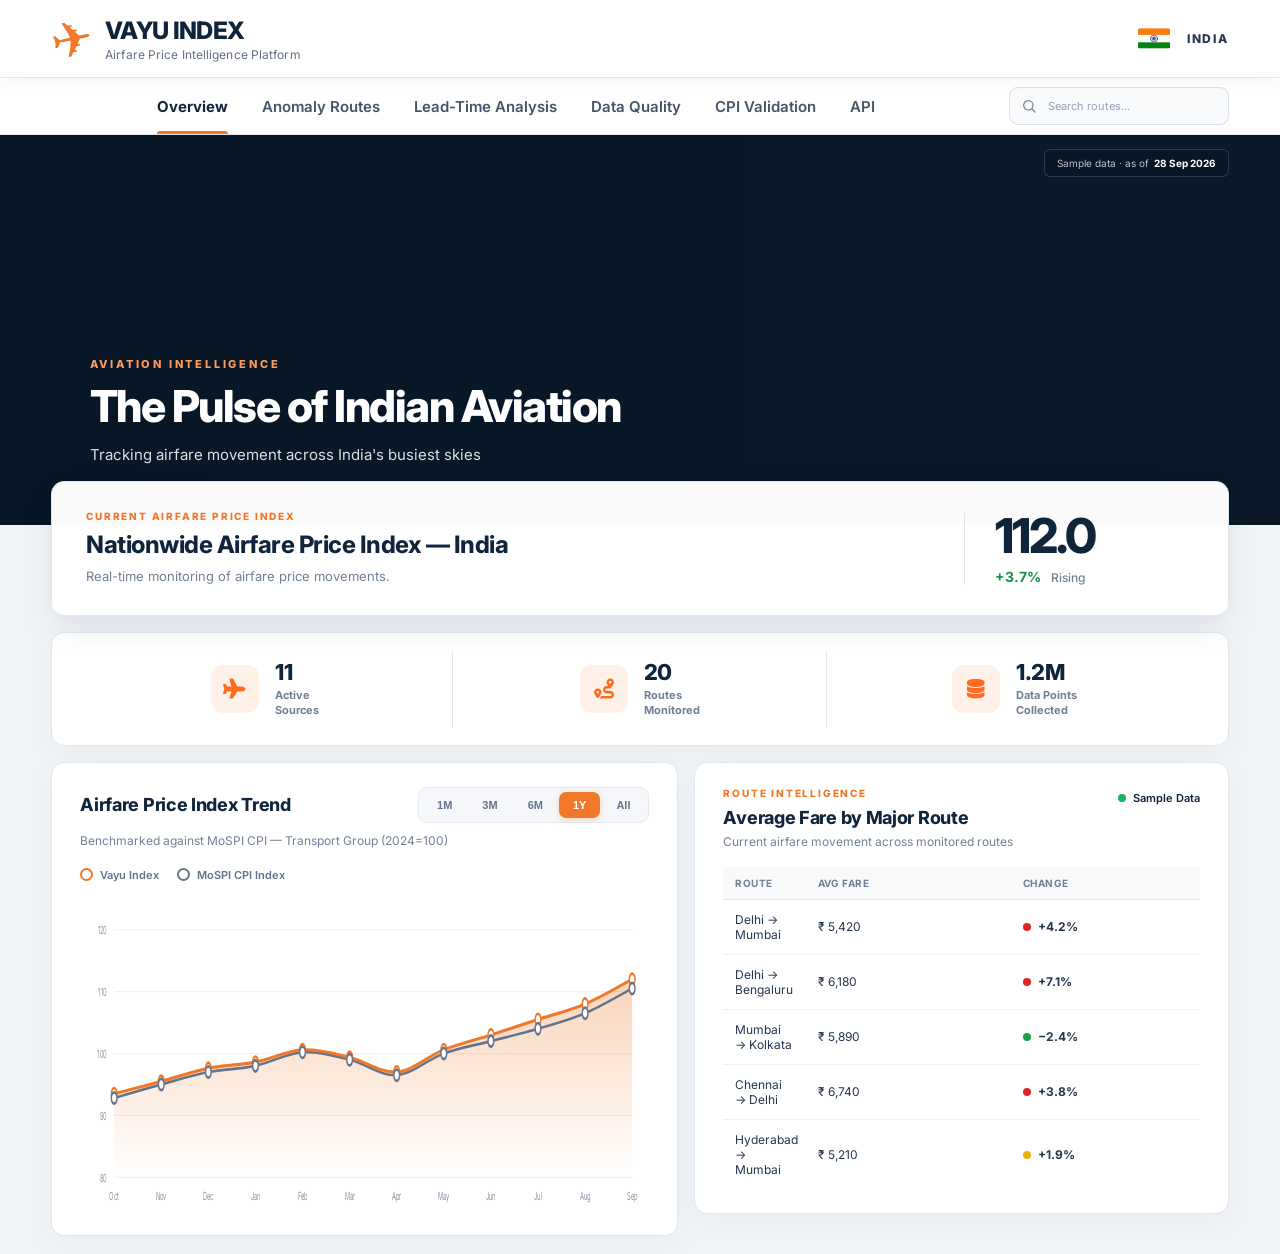
<file: frontend/index.html>
<!DOCTYPE html>
<html lang="en">
<head>
<meta charset="UTF-8">
<meta name="viewport" content="width=device-width, initial-scale=1.0">
<title>Vayu Index | Airfare Price Intelligence</title>
<link rel="stylesheet" href="style.css">
<link rel="stylesheet" href="https://cdnjs.cloudflare.com/ajax/libs/font-awesome/6.5.2/css/all.min.css">
</head>
<body>

<header class="top-header">
  <div class="brand">
    <div class="brand-icon">✈</div>
    <div class="brand-text">
      <h1>VAYU INDEX</h1>
      <p>Airfare Price Intelligence Platform</p>
    </div>
  </div>
<div class="header-country"><img src="./india-logo.png" alt="India">INDIA</div>
</header>

<nav class="main-nav">
  <div class="nav-container">
    <div class="nav-links">
      <a href="index.html" class="nav-link active">Overview</a>
      <a href="anomaly-routes.html" class="nav-link">Anomaly Routes</a>
      <a href="lead-time.html" class="nav-link">Lead-Time Analysis</a>
      <a href="data-quality.html" class="nav-link">Data Quality</a>
      <a href="cpi-validation.html" class="nav-link">CPI Validation</a>
      <a href="api.html" class="nav-link">API</a>
    </div>
    <div class="route-search">
      <svg viewBox="0 0 24 24" aria-hidden="true"><circle cx="11" cy="11" r="7"></circle><line x1="16.5" y1="16.5" x2="21" y2="21"></line></svg>
      <input type="text" id="routeSearch" placeholder="Search routes..." autocomplete="off">
    </div>
  </div>
</nav>


<section class="tourism-hero">
  <div class="last-updated"><span>Sample data · as of</span> <strong>28 Sep 2026</strong></div>
  <div class="tourism-slide slide-1"></div>
  <div class="tourism-slide slide-2"></div>
  <div class="tourism-slide slide-3"></div>
  <div class="tourism-slide slide-4"></div>
  <div class="tourism-slide slide-5"></div>
  <div class="tourism-overlay"></div>
  <div class="tourism-content">
    <p class="tourism-label">AVIATION INTELLIGENCE</p>
    <h2>The Pulse of Indian Aviation</h2>
    <p>Tracking airfare movement across India's busiest skies</p>
  </div>
</section>

<main class="overview">

  <section class="index-summary">
    <div class="index-heading">
      <p class="section-label">CURRENT AIRFARE PRICE INDEX</p>
      <h2>Nationwide Airfare Price Index — India</h2>
      <p class="index-description">Real-time monitoring of airfare price movements.</p>
    </div>
    <div class="index-value-box">
      <div class="index-value">112.0</div>
      <div class="index-change">+3.7% <span>Rising</span></div>
    </div>
  </section>

<section class="kpi-strip">

  <div class="kpi-item">
    <div class="kpi-icon">
      <i class="fa-solid fa-plane"></i>
    </div>
    <div class="kpi-content">
      <div class="kpi-number">11</div>
      <div class="kpi-label">Active<br>Sources</div>
    </div>
  </div>

  <div class="kpi-item">
    <div class="kpi-icon">
      <i class="fa-solid fa-route"></i>
    </div>
    <div class="kpi-content">
      <div class="kpi-number">20</div>
      <div class="kpi-label">Routes<br>Monitored</div>
    </div>
  </div>

  <div class="kpi-item">
    <div class="kpi-icon">
      <i class="fa-solid fa-database"></i>
    </div>
    <div class="kpi-content">
      <div class="kpi-number">1.2M</div>
      <div class="kpi-label">Data Points<br>Collected</div>
    </div>
  </div>

</section>

  <section class="chart-section">
    <div class="chart-header">
      <div class="chart-header-row">
        <h3>Airfare Price Index Trend</h3>
        <div class="chart-periods">
          <button class="period" data-period="1M">1M</button>
          <button class="period" data-period="3M">3M</button>
          <button class="period" data-period="6M">6M</button>
          <button class="period active" data-period="1Y">1Y</button>
          <button class="period" data-period="All">All</button>
        </div>
      </div>
      <div class="chart-header-row">
        <p>Benchmarked against MoSPI CPI — Transport Group (2024=100)</p>
        <div class="chart-legend">
          <div class="legend-item"><span class="legend-dot vayu-dot"></span>Vayu Index</div>
          <div class="legend-item"><span class="legend-dot mospi-dot"></span>MoSPI CPI Index</div>
        </div>
      </div>
    </div>

    <div class="chart-area">
      <svg id="indexChart" class="index-chart" viewBox="0 0 1000 280" preserveAspectRatio="none"></svg>
      <div id="chartTooltip" class="chart-tooltip"></div>
    </div>
  </section>

  <section class="route-section">
    <div class="route-section-header">
      <div>
        <p class="section-label">ROUTE INTELLIGENCE</p>
        <h3>Average Fare by Major Route</h3>
        <p class="route-description">Current airfare movement across monitored routes</p>
      </div>
      <div class="live-indicator"><span class="live-dot"></span>Sample Data</div>
    </div>

    <div class="route-table-wrapper">
      <table class="route-table">
        <thead><tr><th>Route</th><th>Avg Fare</th><th>Change</th></tr></thead>
        <tbody id="routeTableBody">
          <tr data-route="Delhi Mumbai"><td>Delhi → Mumbai</td><td>₹ 5,420</td><td class="route-change"><span class="status-dot rising"></span>+4.2%</td></tr>
          <tr data-route="Delhi Bengaluru"><td>Delhi → Bengaluru</td><td>₹ 6,180</td><td class="route-change"><span class="status-dot rising"></span>+7.1%</td></tr>
          <tr data-route="Mumbai Kolkata"><td>Mumbai → Kolkata</td><td>₹ 5,890</td><td class="route-change"><span class="status-dot falling"></span>−2.4%</td></tr>
          <tr data-route="Chennai Delhi"><td>Chennai → Delhi</td><td>₹ 6,740</td><td class="route-change"><span class="status-dot rising"></span>+3.8%</td></tr>
          <tr data-route="Hyderabad Mumbai"><td>Hyderabad → Mumbai</td><td>₹ 5,210</td><td class="route-change"><span class="status-dot stable"></span>+1.9%</td></tr>
        </tbody>
      </table>
    </div>

    <div id="noRouteResults" class="no-route-results">No matching routes found.</div>
  </section>

</main>

<script>
/* =====================
   PRICE INDEX CHART
   Smooth curves, circle markers, hover tooltip
====================== */

const SVG_NS = "http://www.w3.org/2000/svg";
const chartSvg = document.getElementById("indexChart");
const chartTooltip = document.getElementById("chartTooltip");
const chartArea = document.querySelector(".chart-area");
const periodButtons = document.querySelectorAll(".period");

const CHART_X0 = 60, CHART_X1 = 970, CHART_Y0 = 30, CHART_Y1 = 250;
const AXIS_MIN = 80, AXIS_MAX = 120, AXIS_STEP = 10;

// Trailing 12-month dataset (Oct \u2013 Sep). Replace with live data when available.
const fullSeries = [
  { m: "Oct", vayu: 93.5,  mospi: 92.8 },
  { m: "Nov", vayu: 95.5,  mospi: 95.0 },
  { m: "Dec", vayu: 97.6,  mospi: 97.0 },
  { m: "Jan", vayu: 98.6,  mospi: 98.0 },
  { m: "Feb", vayu: 100.6, mospi: 100.2 },
  { m: "Mar", vayu: 99.4,  mospi: 99.0 },
  { m: "Apr", vayu: 97.0,  mospi: 96.5 },
  { m: "May", vayu: 100.6, mospi: 100.0 },
  { m: "Jun", vayu: 103.0, mospi: 102.0 },
  { m: "Jul", vayu: 105.5, mospi: 104.0 },
  { m: "Aug", vayu: 108.0, mospi: 106.5 },
  { m: "Sep", vayu: 112.0, mospi: 110.5 }
];

(function(){const l=fullSeries[fullSeries.length-1],p=fullSeries[fullSeries.length-2];const c=(l.vayu/p.vayu-1)*100;
document.querySelector(".index-value").textContent=l.vayu.toFixed(1);
document.querySelector(".index-change").innerHTML=(c>=0?"+":"\u2212")+Math.abs(c).toFixed(1)+"% <span>"+(Math.abs(c)<2?"Stable":c>0?"Rising":"Falling")+"</span>";})();
function seriesForPeriod(period) {
  if (period === "1M") return fullSeries.slice(-2);
  if (period === "3M") return fullSeries.slice(-4);
  if (period === "6M") return fullSeries.slice(-7);
  return fullSeries; // 1Y and All
}

function valueToY(value) {
  return CHART_Y1 - ((value - AXIS_MIN) / (AXIS_MAX - AXIS_MIN)) * (CHART_Y1 - CHART_Y0);
}

// Catmull-Rom to cubic-bezier smoothing so the line curves through every point
function smoothPath(points) {
  if (points.length < 2) return "";
  if (points.length === 2) return `M${points[0][0]},${points[0][1]} L${points[1][0]},${points[1][1]}`;
  let d = `M${points[0][0]},${points[0][1]} `;
  for (let i = 0; i < points.length - 1; i++) {
    const p0 = points[i - 1] || points[i];
    const p1 = points[i];
    const p2 = points[i + 1];
    const p3 = points[i + 2] || p2;
    const c1x = p1[0] + (p2[0] - p0[0]) / 6;
    const c1y = p1[1] + (p2[1] - p0[1]) / 6;
    const c2x = p2[0] - (p3[0] - p1[0]) / 6;
    const c2y = p2[1] - (p3[1] - p1[1]) / 6;
    d += `C${c1x},${c1y} ${c2x},${c2y} ${p2[0]},${p2[1]} `;
  }
  return d;
}

function el(tag, attrs) {
  const node = document.createElementNS(SVG_NS, tag);
  for (const key in attrs) node.setAttribute(key, attrs[key]);
  return node;
}

function renderChart(period) {
  const data = seriesForPeriod(period);
  chartSvg.innerHTML = "";

  const defs = document.createElementNS(SVG_NS, "defs");
  defs.innerHTML = `<linearGradient id="vayuAreaGradient" x1="0" y1="0" x2="0" y2="1">
    <stop offset="0%" stop-color="#f07828" stop-opacity="0.32"/>
    <stop offset="100%" stop-color="#f07828" stop-opacity="0"/>
  </linearGradient>`;
  chartSvg.appendChild(defs);

  const steps = Math.round((AXIS_MAX - AXIS_MIN) / AXIS_STEP);
  for (let i = 0; i <= steps; i++) {
    const value = AXIS_MAX - i * AXIS_STEP;
    const y = valueToY(value);
    chartSvg.appendChild(el("line", { x1: CHART_X0, y1: y, x2: CHART_X1, y2: y, class: "grid-line" }));
    chartSvg.appendChild(el("text", { x: CHART_X0 - 12, y: y + 4, class: "axis-label", "text-anchor": "end" }));
    chartSvg.lastChild.textContent = value;
  }

  const spacing = data.length === 1 ? 0 : (CHART_X1 - CHART_X0) / (data.length - 1);
  const xPositions = data.map((_, i) => CHART_X0 + spacing * i);
  const vayuPoints = data.map((d, i) => [xPositions[i], valueToY(d.vayu)]);
  const mospiPoints = data.map((d, i) => [xPositions[i], valueToY(d.mospi)]);

  const areaBaseY = CHART_Y1;
  const areaPath = smoothPath(vayuPoints) +
    ` L${vayuPoints[vayuPoints.length - 1][0]},${areaBaseY} L${vayuPoints[0][0]},${areaBaseY} Z`;
  chartSvg.appendChild(el("path", { d: areaPath, fill: "url(#vayuAreaGradient)", stroke: "none" }));

  chartSvg.appendChild(el("path", { d: smoothPath(mospiPoints), class: "mospi-chart-line" }));
  chartSvg.appendChild(el("path", { d: smoothPath(vayuPoints), class: "vayu-chart-line" }));

  vayuPoints.forEach(p => chartSvg.appendChild(el("circle", { cx: p[0], cy: p[1], r: 5, class: "vayu-point" })));
  mospiPoints.forEach(p => chartSvg.appendChild(el("circle", { cx: p[0], cy: p[1], r: 5, class: "mospi-point" })));

  data.forEach((d, i) => {
    const x = xPositions[i];
    chartSvg.appendChild(el("text", { x: x, y: 270, class: "axis-label", "text-anchor": "middle" }));
    chartSvg.lastChild.textContent = d.m;
  });

  // Invisible hover zones, one per data point
  const halfGap = data.length > 1 ? spacing / 2 : 40;
  data.forEach((d, i) => {
    const zone = el("rect", {
      x: xPositions[i] - halfGap, y: CHART_Y0 - 10, width: halfGap * 2, height: (CHART_Y1 + 20) - (CHART_Y0 - 10),
      fill: "transparent"
    });
    zone.addEventListener("mouseenter", () => showTooltip(d, xPositions[i], Math.min(vayuPoints[i][1], mospiPoints[i][1])));
    zone.addEventListener("mouseleave", hideTooltip);
    chartSvg.appendChild(zone);
  });
}

function showTooltip(point, svgX, svgY) {
  chartTooltip.innerHTML =
    `<div class="tooltip-month">${point.m}</div>` +
    `<div class="tooltip-row"><span class="tooltip-swatch vayu-dot"></span>Vayu Index: ${point.vayu}</div>` +
    `<div class="tooltip-row"><span class="tooltip-swatch mospi-dot"></span>MoSPI CPI Index: ${point.mospi}</div>`;

  const pxX = (svgX / 1000) * chartArea.clientWidth;
  const pxY = (svgY / 280) * chartArea.clientHeight;
  chartTooltip.style.left = pxX + "px";
  chartTooltip.style.top = pxY + "px";
  chartTooltip.classList.add("visible");
}

function hideTooltip() {
  chartTooltip.classList.remove("visible");
}

periodButtons.forEach(button => {
  button.addEventListener("click", function () {
    periodButtons.forEach(btn => btn.classList.remove("active"));
    this.classList.add("active");
    hideTooltip();
    renderChart(this.dataset.period);
  });
});

renderChart("1Y");

const routeSearch = document.getElementById("routeSearch");
const routeRows = document.querySelectorAll("#routeTableBody tr");
const noRouteResults = document.getElementById("noRouteResults");

routeSearch.addEventListener("input", function () {
  const searchValue = this.value.trim().toLowerCase();
  let visibleRows = 0;
  routeRows.forEach(row => {
    const route = row.dataset.route.toLowerCase();
    if (route.includes(searchValue)) { row.style.display = ""; visibleRows++; }
    else { row.style.display = "none"; }
  });
  noRouteResults.style.display = visibleRows === 0 ? "block" : "none";
});

// Animate the index value and KPI strip numbers counting up from 0 on load
(function () {
  function animateCounters(selector) {
    document.querySelectorAll(selector).forEach((el) => {
      const raw = el.textContent.trim();
      const match = raw.match(/^([^\d]*)([\d,]+(?:\.\d+)?)([\s\S]*)$/);
      if (!match) return;
      const prefix = match[1], numStr = match[2], suffix = match[3];
      const target = parseFloat(numStr.replace(/,/g, ""));
      if (isNaN(target)) return;
      const decimals = numStr.includes(".") ? numStr.split(".")[1].length : 0;
      const hasComma = numStr.includes(",");
      const duration = 1200;
      const start = performance.now();
      function frame(now) {
        const progress = Math.min((now - start) / duration, 1);
        const eased = 1 - Math.pow(1 - progress, 3);
        const current = target * eased;
        let display = decimals > 0 ? current.toFixed(decimals) : Math.round(current).toString();
        if (hasComma) {
          const parts = display.split(".");
          parts[0] = Number(parts[0]).toLocaleString("en-IN");
          display = parts.join(".");
        }
        el.textContent = prefix + display + suffix;
        if (progress < 1) requestAnimationFrame(frame);
      }
      requestAnimationFrame(frame);
    });
  }
  animateCounters(".index-value, .kpi-number");
})();
</script>

</body>
</html>
</file>
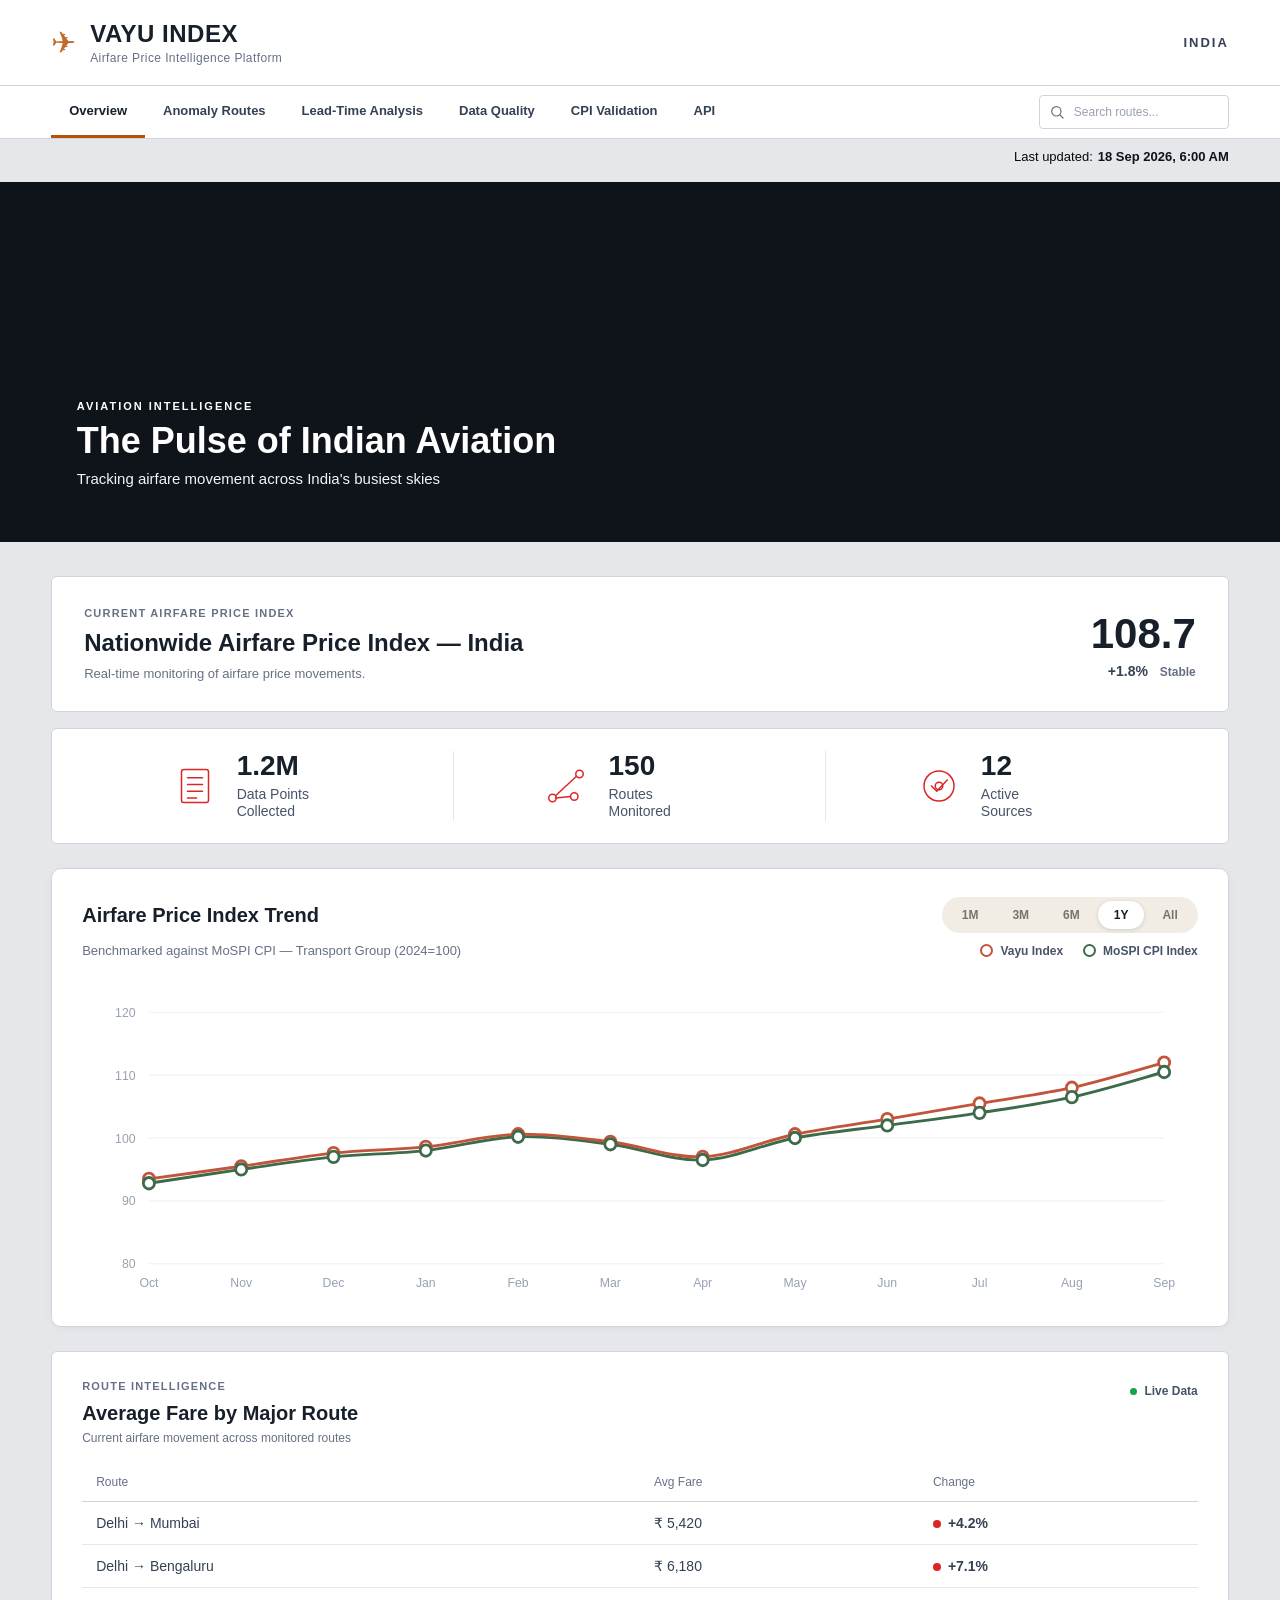
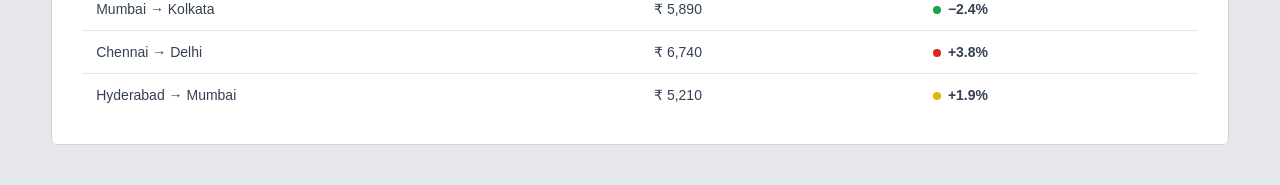
<file: src/dashboard/static/frontend/index.html>
<!DOCTYPE html>
<html lang="en">
<head>
<meta charset="UTF-8">
<meta name="viewport" content="width=device-width, initial-scale=1.0">
<title>Vayu Index | Airfare Price Intelligence</title>
<link rel="stylesheet" href="style.css">
</head>
<body>

<header class="top-header">
  <div class="brand">
    <div class="brand-icon">✈</div>
    <div class="brand-text">
      <h1>VAYU INDEX</h1>
      <p>Airfare Price Intelligence Platform</p>
    </div>
  </div>
  <div class="header-country">INDIA</div>
</header>

<nav class="main-nav">
  <div class="nav-container">
    <div class="nav-links">
      <a href="index.html" class="nav-link active">Overview</a>
      <a href="anomaly-routes.html" class="nav-link">Anomaly Routes</a>
      <a href="lead-time.html" class="nav-link">Lead-Time Analysis</a>
      <a href="data-quality.html" class="nav-link">Data Quality</a>
      <a href="cpi-validation.html" class="nav-link">CPI Validation</a>
      <a href="api.html" class="nav-link">API</a>
    </div>
    <div class="route-search">
      <svg viewBox="0 0 24 24" aria-hidden="true"><circle cx="11" cy="11" r="7"></circle><line x1="16.5" y1="16.5" x2="21" y2="21"></line></svg>
      <input type="text" id="routeSearch" placeholder="Search routes..." autocomplete="off">
    </div>
  </div>
</nav>

<div class="last-updated"><span>Last updated:</span> <strong>18 Sep 2026, 6:00 AM</strong></div>

<section class="tourism-hero">
  <div class="tourism-slide slide-1"></div>
  <div class="tourism-slide slide-2"></div>
  <div class="tourism-slide slide-3"></div>
  <div class="tourism-slide slide-4"></div>
  <div class="tourism-slide slide-5"></div>
  <div class="tourism-overlay"></div>
  <div class="tourism-content">
    <p class="tourism-label">AVIATION INTELLIGENCE</p>
    <h2>The Pulse of Indian Aviation</h2>
    <p>Tracking airfare movement across India's busiest skies</p>
  </div>
</section>

<main class="overview">

  <section class="index-summary">
    <div class="index-heading">
      <p class="section-label">CURRENT AIRFARE PRICE INDEX</p>
      <h2>Nationwide Airfare Price Index — India</h2>
      <p class="index-description">Real-time monitoring of airfare price movements.</p>
    </div>
    <div class="index-value-box">
      <div class="index-value">108.7</div>
      <div class="index-change">+1.8% <span>Stable</span></div>
    </div>
  </section>

  <section class="kpi-strip">
    <div class="kpi-item">
      <div class="kpi-icon"><svg viewBox="0 0 64 64" aria-hidden="true"><rect x="14" y="10" width="36" height="44" rx="3"></rect><line x1="22" y1="21" x2="42" y2="21"></line><line x1="22" y1="30" x2="42" y2="30"></line><line x1="22" y1="39" x2="42" y2="39"></line><line x1="22" y1="48" x2="34" y2="48"></line></svg></div>
      <div class="kpi-content"><div class="kpi-number">1.2M</div><div class="kpi-label">Data Points<br>Collected</div></div>
    </div>
    <div class="kpi-item">
      <div class="kpi-icon"><svg viewBox="0 0 64 64" aria-hidden="true"><circle cx="14" cy="48" r="5"></circle><circle cx="50" cy="16" r="5"></circle><circle cx="43" cy="46" r="5"></circle><line x1="18" y1="45" x2="46" y2="19"></line><line x1="18" y1="48" x2="38" y2="46"></line></svg></div>
      <div class="kpi-content"><div class="kpi-number">150</div><div class="kpi-label">Routes<br>Monitored</div></div>
    </div>
    <div class="kpi-item">
      <div class="kpi-icon"><svg viewBox="0 0 64 64" aria-hidden="true"><circle cx="32" cy="32" r="20"></circle><path d="M22 32l7 7 14-15"></path><circle cx="32" cy="32" r="5"></circle></svg></div>
      <div class="kpi-content"><div class="kpi-number">12</div><div class="kpi-label">Active<br>Sources</div></div>
    </div>
  </section>

  <section class="chart-section">
    <div class="chart-header">
      <div class="chart-header-row">
        <h3>Airfare Price Index Trend</h3>
        <div class="chart-periods">
          <button class="period" data-period="1M">1M</button>
          <button class="period" data-period="3M">3M</button>
          <button class="period" data-period="6M">6M</button>
          <button class="period active" data-period="1Y">1Y</button>
          <button class="period" data-period="All">All</button>
        </div>
      </div>
      <div class="chart-header-row">
        <p>Benchmarked against MoSPI CPI — Transport Group (2024=100)</p>
        <div class="chart-legend">
          <div class="legend-item"><span class="legend-dot vayu-dot"></span>Vayu Index</div>
          <div class="legend-item"><span class="legend-dot mospi-dot"></span>MoSPI CPI Index</div>
        </div>
      </div>
    </div>

    <div class="chart-area">
      <svg id="indexChart" class="index-chart" viewBox="0 0 1000 280" preserveAspectRatio="none"></svg>
      <div id="chartTooltip" class="chart-tooltip"></div>
    </div>
  </section>

  <section class="route-section">
    <div class="route-section-header">
      <div>
        <p class="section-label">ROUTE INTELLIGENCE</p>
        <h3>Average Fare by Major Route</h3>
        <p class="route-description">Current airfare movement across monitored routes</p>
      </div>
      <div class="live-indicator"><span class="live-dot"></span>Live Data</div>
    </div>

    <div class="route-table-wrapper">
      <table class="route-table">
        <thead><tr><th>Route</th><th>Avg Fare</th><th>Change</th></tr></thead>
        <tbody id="routeTableBody">
          <tr data-route="Delhi Mumbai"><td>Delhi → Mumbai</td><td>₹ 5,420</td><td class="route-change"><span class="status-dot rising"></span>+4.2%</td></tr>
          <tr data-route="Delhi Bengaluru"><td>Delhi → Bengaluru</td><td>₹ 6,180</td><td class="route-change"><span class="status-dot rising"></span>+7.1%</td></tr>
          <tr data-route="Mumbai Kolkata"><td>Mumbai → Kolkata</td><td>₹ 5,890</td><td class="route-change"><span class="status-dot falling"></span>−2.4%</td></tr>
          <tr data-route="Chennai Delhi"><td>Chennai → Delhi</td><td>₹ 6,740</td><td class="route-change"><span class="status-dot rising"></span>+3.8%</td></tr>
          <tr data-route="Hyderabad Mumbai"><td>Hyderabad → Mumbai</td><td>₹ 5,210</td><td class="route-change"><span class="status-dot stable"></span>+1.9%</td></tr>
        </tbody>
      </table>
    </div>

    <div id="noRouteResults" class="no-route-results">No matching routes found.</div>
  </section>

</main>

<script>
/* =====================
   PRICE INDEX CHART
   Smooth curves, circle markers, hover tooltip
====================== */

const SVG_NS = "http://www.w3.org/2000/svg";
const chartSvg = document.getElementById("indexChart");
const chartTooltip = document.getElementById("chartTooltip");
const chartArea = document.querySelector(".chart-area");
const periodButtons = document.querySelectorAll(".period");

const CHART_X0 = 60, CHART_X1 = 970, CHART_Y0 = 30, CHART_Y1 = 250;
const AXIS_MIN = 80, AXIS_MAX = 120, AXIS_STEP = 10;

// Trailing 12-month dataset (Oct \u2013 Sep). Replace with live data when available.
const fullSeries = [
  { m: "Oct", vayu: 93.5,  mospi: 92.8 },
  { m: "Nov", vayu: 95.5,  mospi: 95.0 },
  { m: "Dec", vayu: 97.6,  mospi: 97.0 },
  { m: "Jan", vayu: 98.6,  mospi: 98.0 },
  { m: "Feb", vayu: 100.6, mospi: 100.2 },
  { m: "Mar", vayu: 99.4,  mospi: 99.0 },
  { m: "Apr", vayu: 97.0,  mospi: 96.5 },
  { m: "May", vayu: 100.6, mospi: 100.0 },
  { m: "Jun", vayu: 103.0, mospi: 102.0 },
  { m: "Jul", vayu: 105.5, mospi: 104.0 },
  { m: "Aug", vayu: 108.0, mospi: 106.5 },
  { m: "Sep", vayu: 112.0, mospi: 110.5 }
];

function seriesForPeriod(period) {
  if (period === "1M") return fullSeries.slice(-2);
  if (period === "3M") return fullSeries.slice(-4);
  if (period === "6M") return fullSeries.slice(-7);
  return fullSeries; // 1Y and All
}

function valueToY(value) {
  return CHART_Y1 - ((value - AXIS_MIN) / (AXIS_MAX - AXIS_MIN)) * (CHART_Y1 - CHART_Y0);
}

// Catmull-Rom to cubic-bezier smoothing so the line curves through every point
function smoothPath(points) {
  if (points.length < 2) return "";
  if (points.length === 2) return `M${points[0][0]},${points[0][1]} L${points[1][0]},${points[1][1]}`;
  let d = `M${points[0][0]},${points[0][1]} `;
  for (let i = 0; i < points.length - 1; i++) {
    const p0 = points[i - 1] || points[i];
    const p1 = points[i];
    const p2 = points[i + 1];
    const p3 = points[i + 2] || p2;
    const c1x = p1[0] + (p2[0] - p0[0]) / 6;
    const c1y = p1[1] + (p2[1] - p0[1]) / 6;
    const c2x = p2[0] - (p3[0] - p1[0]) / 6;
    const c2y = p2[1] - (p3[1] - p1[1]) / 6;
    d += `C${c1x},${c1y} ${c2x},${c2y} ${p2[0]},${p2[1]} `;
  }
  return d;
}

function el(tag, attrs) {
  const node = document.createElementNS(SVG_NS, tag);
  for (const key in attrs) node.setAttribute(key, attrs[key]);
  return node;
}

function renderChart(period) {
  const data = seriesForPeriod(period);
  chartSvg.innerHTML = "";

  const steps = Math.round((AXIS_MAX - AXIS_MIN) / AXIS_STEP);
  for (let i = 0; i <= steps; i++) {
    const value = AXIS_MAX - i * AXIS_STEP;
    const y = valueToY(value);
    chartSvg.appendChild(el("line", { x1: CHART_X0, y1: y, x2: CHART_X1, y2: y, class: "grid-line" }));
    chartSvg.appendChild(el("text", { x: CHART_X0 - 12, y: y + 4, class: "axis-label", "text-anchor": "end" }));
    chartSvg.lastChild.textContent = value;
  }

  const spacing = data.length === 1 ? 0 : (CHART_X1 - CHART_X0) / (data.length - 1);
  const xPositions = data.map((_, i) => CHART_X0 + spacing * i);
  const vayuPoints = data.map((d, i) => [xPositions[i], valueToY(d.vayu)]);
  const mospiPoints = data.map((d, i) => [xPositions[i], valueToY(d.mospi)]);

  chartSvg.appendChild(el("path", { d: smoothPath(mospiPoints), class: "mospi-chart-line" }));
  chartSvg.appendChild(el("path", { d: smoothPath(vayuPoints), class: "vayu-chart-line" }));

  vayuPoints.forEach(p => chartSvg.appendChild(el("circle", { cx: p[0], cy: p[1], r: 5, class: "vayu-point" })));
  mospiPoints.forEach(p => chartSvg.appendChild(el("circle", { cx: p[0], cy: p[1], r: 5, class: "mospi-point" })));

  data.forEach((d, i) => {
    const x = xPositions[i];
    chartSvg.appendChild(el("text", { x: x, y: 270, class: "axis-label", "text-anchor": "middle" }));
    chartSvg.lastChild.textContent = d.m;
  });

  // Invisible hover zones, one per data point
  const halfGap = data.length > 1 ? spacing / 2 : 40;
  data.forEach((d, i) => {
    const zone = el("rect", {
      x: xPositions[i] - halfGap, y: CHART_Y0 - 10, width: halfGap * 2, height: (CHART_Y1 + 20) - (CHART_Y0 - 10),
      fill: "transparent"
    });
    zone.addEventListener("mouseenter", () => showTooltip(d, xPositions[i], Math.min(vayuPoints[i][1], mospiPoints[i][1])));
    zone.addEventListener("mouseleave", hideTooltip);
    chartSvg.appendChild(zone);
  });
}

function showTooltip(point, svgX, svgY) {
  chartTooltip.innerHTML =
    `<div class="tooltip-month">${point.m}</div>` +
    `<div class="tooltip-row"><span class="tooltip-swatch vayu-dot"></span>Vayu Index: ${point.vayu}</div>` +
    `<div class="tooltip-row"><span class="tooltip-swatch mospi-dot"></span>MoSPI CPI Index: ${point.mospi}</div>`;

  const pxX = (svgX / 1000) * chartArea.clientWidth;
  const pxY = (svgY / 280) * chartArea.clientHeight;
  chartTooltip.style.left = pxX + "px";
  chartTooltip.style.top = pxY + "px";
  chartTooltip.classList.add("visible");
}

function hideTooltip() {
  chartTooltip.classList.remove("visible");
}

periodButtons.forEach(button => {
  button.addEventListener("click", function () {
    periodButtons.forEach(btn => btn.classList.remove("active"));
    this.classList.add("active");
    hideTooltip();
    renderChart(this.dataset.period);
  });
});

renderChart("1Y");

const routeSearch = document.getElementById("routeSearch");
const routeRows = document.querySelectorAll("#routeTableBody tr");
const noRouteResults = document.getElementById("noRouteResults");

routeSearch.addEventListener("input", function () {
  const searchValue = this.value.trim().toLowerCase();
  let visibleRows = 0;
  routeRows.forEach(row => {
    const route = row.dataset.route.toLowerCase();
    if (route.includes(searchValue)) { row.style.display = ""; visibleRows++; }
    else { row.style.display = "none"; }
  });
  noRouteResults.style.display = visibleRows === 0 ? "block" : "none";
});
</script>

</body>
</html>
</file>
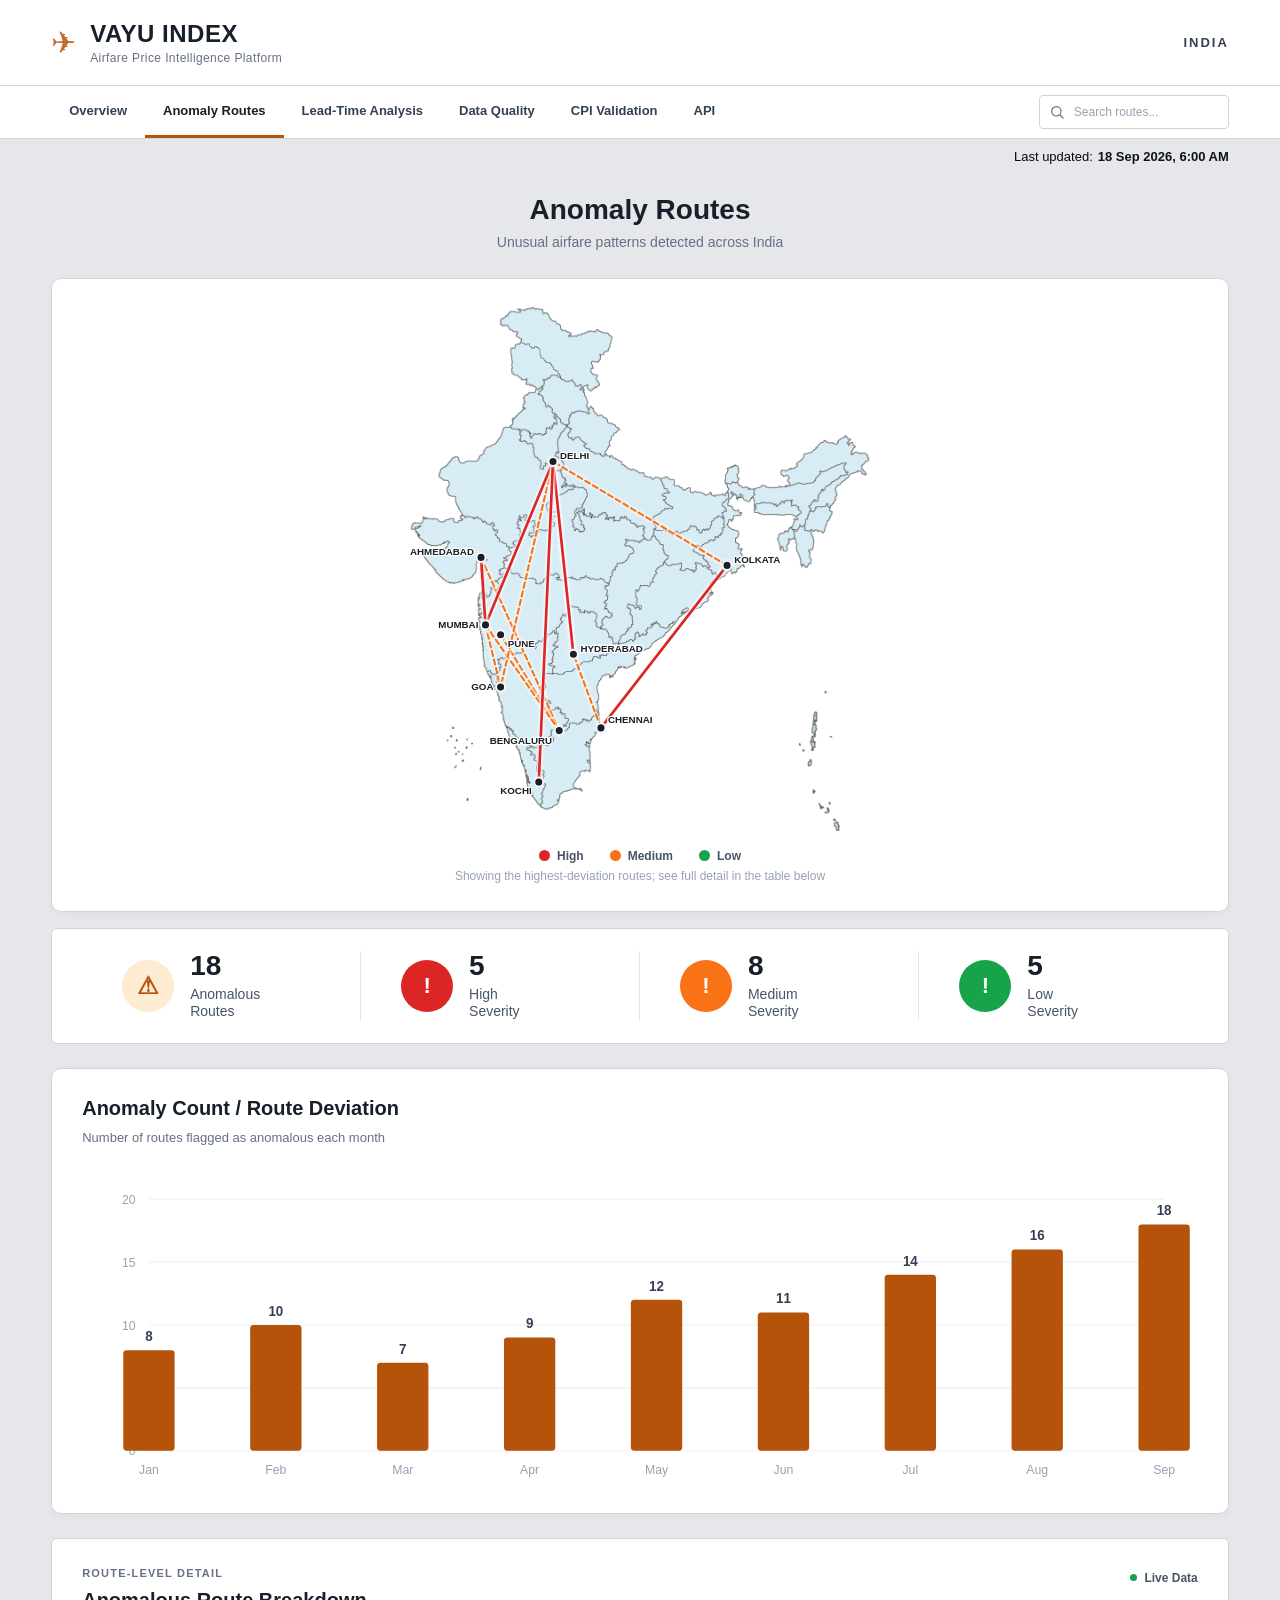
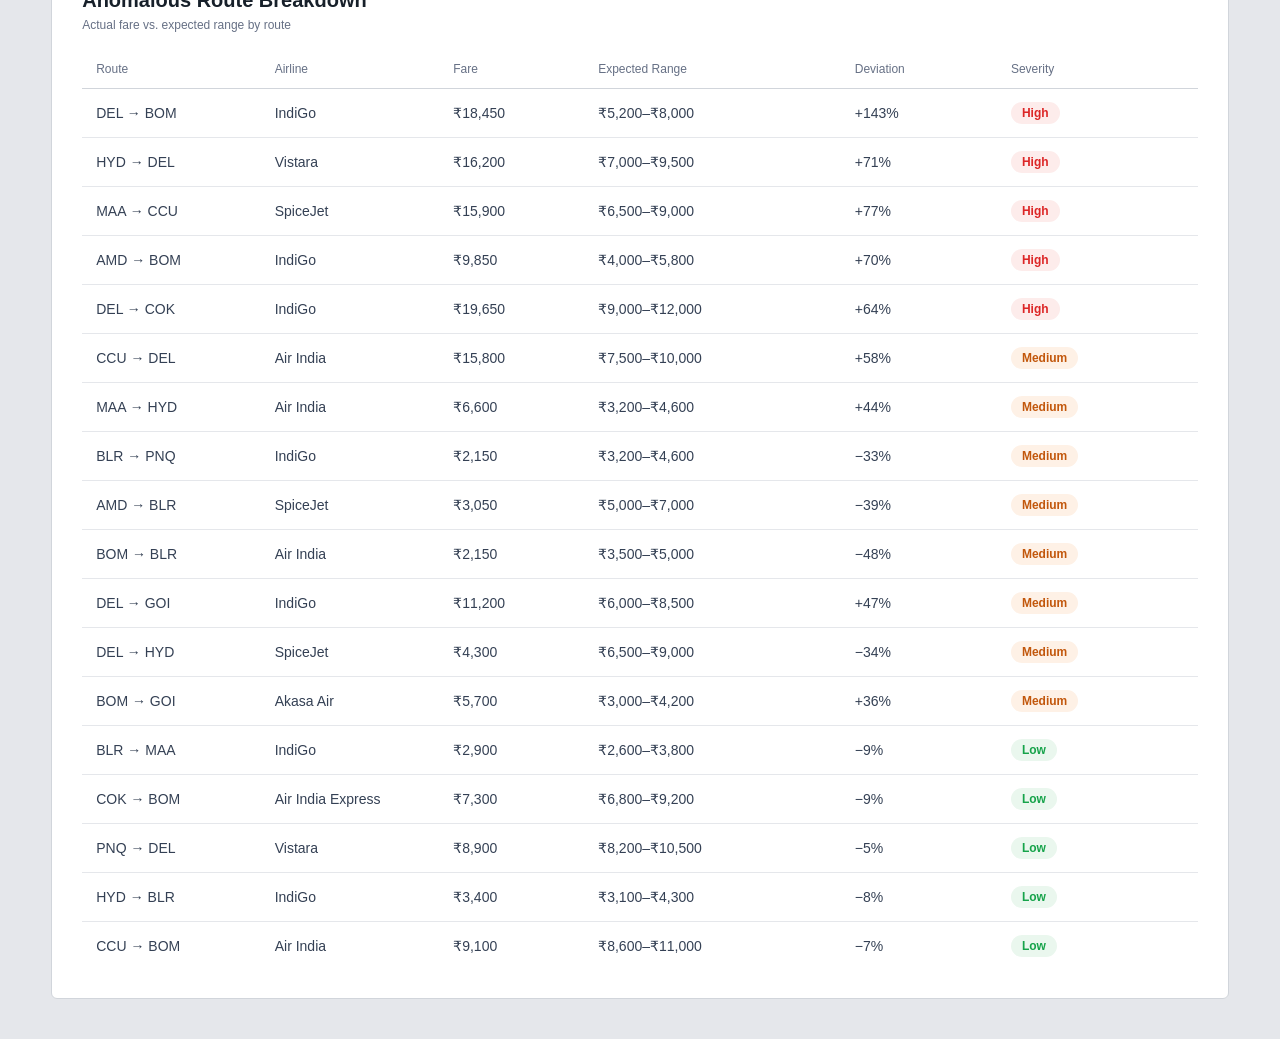
<file: src/dashboard/static/frontend/anomaly-routes.html>
<!DOCTYPE html>
<html lang="en">
<head>
<meta charset="UTF-8">
<meta name="viewport" content="width=device-width, initial-scale=1.0">
<title>Anomaly Routes | Vayu Index</title>
<link rel="stylesheet" href="style.css">
</head>
<body>

<header class="top-header">
  <div class="brand">
    <div class="brand-icon">✈</div>
    <div class="brand-text">
      <h1>VAYU INDEX</h1>
      <p>Airfare Price Intelligence Platform</p>
    </div>
  </div>
  <div class="header-country">INDIA</div>
</header>

<nav class="main-nav">
  <div class="nav-container">
    <div class="nav-links">
      <a href="index.html" class="nav-link">Overview</a>
      <a href="anomaly-routes.html" class="nav-link active">Anomaly Routes</a>
      <a href="lead-time.html" class="nav-link">Lead-Time Analysis</a>
      <a href="data-quality.html" class="nav-link">Data Quality</a>
      <a href="cpi-validation.html" class="nav-link">CPI Validation</a>
      <a href="api.html" class="nav-link">API</a>
    </div>
    <div class="route-search">
      <svg viewBox="0 0 24 24" aria-hidden="true"><circle cx="11" cy="11" r="7"></circle><line x1="16.5" y1="16.5" x2="21" y2="21"></line></svg>
      <input type="text" id="routeSearch" placeholder="Search routes..." autocomplete="off">
    </div>
  </div>
</nav>

<div class="last-updated"><span>Last updated:</span> <strong>18 Sep 2026, 6:00 AM</strong></div>

<main class="overview">

  <section class="page-title">
    <h2>Anomaly Routes</h2>
    <p>Unusual airfare patterns detected across India</p>
  </section>

  <section class="map-card">
    <div class="india-map-wrap">
      <svg class="india-map" viewBox="0 0 518 590" xmlns="http://www.w3.org/2000/svg" aria-label="Map of India showing anomalous airfare routes">
        <image href="india-map.png" x="0" y="0" width="518" height="590"/>

        <!-- Medium severity routes (dashed) -->
        <line class="map-route medium" x1="168" y1="477" x2="102" y2="369"/>
        <line class="map-route medium" x1="80" y1="282" x2="168" y2="477"/>
        <line class="map-route medium" x1="215" y1="474" x2="184" y2="391"/>
        <line class="map-route medium" x1="161" y1="174" x2="184" y2="391"/>
        <line class="map-route medium" x1="85" y1="358" x2="102" y2="428"/>
        <line class="map-route medium" x1="357" y1="291" x2="161" y2="174"/>
        <line class="map-route medium" x1="85" y1="358" x2="168" y2="477"/>
        <line class="map-route medium" x1="161" y1="174" x2="102" y2="428"/>

        <!-- High severity routes (solid, bold) -->
        <line class="map-route high" x1="161" y1="174" x2="85" y2="358"/>
        <line class="map-route high" x1="184" y1="391" x2="161" y2="174"/>
        <line class="map-route high" x1="215" y1="474" x2="357" y2="291"/>
        <line class="map-route high" x1="80" y1="282" x2="85" y2="358"/>
        <line class="map-route high" x1="161" y1="174" x2="145" y2="535"/>

        <!-- City markers -->
        <g>
          <circle class="map-city-pulse" cx="161" cy="174"/><circle class="map-city-dot" cx="161" cy="174"/><text class="map-city-label" x="169" y="171">DELHI</text>
          <circle class="map-city-pulse" cx="80" cy="282"/><circle class="map-city-dot" cx="80" cy="282"/><text class="map-city-label" x="72" y="279" text-anchor="end">AHMEDABAD</text>
          <circle class="map-city-pulse" cx="85" cy="358"/><circle class="map-city-dot" cx="85" cy="358"/><text class="map-city-label" x="77" y="361" text-anchor="end">MUMBAI</text>
          <circle class="map-city-pulse" cx="102" cy="369"/><circle class="map-city-dot" cx="102" cy="369"/><text class="map-city-label" x="110" y="383">PUNE</text>
          <circle class="map-city-pulse" cx="102" cy="428"/><circle class="map-city-dot" cx="102" cy="428"/><text class="map-city-label" x="94" y="431" text-anchor="end">GOA</text>
          <circle class="map-city-pulse" cx="357" cy="291"/><circle class="map-city-dot" cx="357" cy="291"/><text class="map-city-label" x="365" y="288">KOLKATA</text>
          <circle class="map-city-pulse" cx="184" cy="391"/><circle class="map-city-dot" cx="184" cy="391"/><text class="map-city-label" x="192" y="388">HYDERABAD</text>
          <circle class="map-city-pulse" cx="168" cy="477"/><circle class="map-city-dot" cx="168" cy="477"/><text class="map-city-label" x="160" y="492" text-anchor="end">BENGALURU</text>
          <circle class="map-city-pulse" cx="215" cy="474"/><circle class="map-city-dot" cx="215" cy="474"/><text class="map-city-label" x="223" y="468">CHENNAI</text>
          <circle class="map-city-pulse" cx="145" cy="535"/><circle class="map-city-dot" cx="145" cy="535"/><text class="map-city-label" x="137" y="548" text-anchor="end">KOCHI</text>
        </g>
      </svg>
    </div>

    <div class="map-legend">
      <div class="map-legend-item"><span class="map-legend-dot high"></span>High</div>
      <div class="map-legend-item"><span class="map-legend-dot medium"></span>Medium</div>
      <div class="map-legend-item"><span class="map-legend-dot low"></span>Low</div>
    </div>
    <p class="map-caption">Showing the highest-deviation routes; see full detail in the table below</p>
  </section>

  <section class="kpi-strip four-col">
    <div class="kpi-item">
      <div class="severity-icon total">⚠</div>
      <div class="kpi-content"><div class="kpi-number">18</div><div class="kpi-label">Anomalous<br>Routes</div></div>
    </div>
    <div class="kpi-item">
      <div class="severity-icon high">!</div>
      <div class="kpi-content"><div class="kpi-number">5</div><div class="kpi-label">High<br>Severity</div></div>
    </div>
    <div class="kpi-item">
      <div class="severity-icon medium">!</div>
      <div class="kpi-content"><div class="kpi-number">8</div><div class="kpi-label">Medium<br>Severity</div></div>
    </div>
    <div class="kpi-item">
      <div class="severity-icon low">!</div>
      <div class="kpi-content"><div class="kpi-number">5</div><div class="kpi-label">Low<br>Severity</div></div>
    </div>
  </section>

  <section class="chart-section">
    <div class="chart-header">
      <div class="chart-header-row">
        <h3>Anomaly Count / Route Deviation</h3>
      </div>
      <div class="chart-header-row">
        <p>Number of routes flagged as anomalous each month</p>
      </div>
    </div>

    <div class="chart-area">
      <svg class="index-chart" viewBox="0 0 1000 280" preserveAspectRatio="none">
        <line x1="60" y1="30" x2="970" y2="30" class="grid-line"/>
        <line x1="60" y1="85" x2="970" y2="85" class="grid-line"/>
        <line x1="60" y1="140" x2="970" y2="140" class="grid-line"/>
        <line x1="60" y1="195" x2="970" y2="195" class="grid-line"/>
        <line x1="60" y1="250" x2="970" y2="250" class="grid-line"/>
        <text x="48" y="34" class="axis-label" text-anchor="end">20</text>
        <text x="48" y="89" class="axis-label" text-anchor="end">15</text>
        <text x="48" y="144" class="axis-label" text-anchor="end">10</text>
        <text x="48" y="199" class="axis-label" text-anchor="end">5</text>
        <text x="48" y="254" class="axis-label" text-anchor="end">0</text>

        <rect class="anomaly-bar" x="37" y="162" width="46" height="88" rx="3"/>
        <rect class="anomaly-bar" x="150.75" y="140" width="46" height="110" rx="3"/>
        <rect class="anomaly-bar" x="264.5" y="173" width="46" height="77" rx="3"/>
        <rect class="anomaly-bar" x="378.25" y="151" width="46" height="99" rx="3"/>
        <rect class="anomaly-bar" x="492" y="118" width="46" height="132" rx="3"/>
        <rect class="anomaly-bar" x="605.75" y="129" width="46" height="121" rx="3"/>
        <rect class="anomaly-bar" x="719.5" y="96" width="46" height="154" rx="3"/>
        <rect class="anomaly-bar" x="833.25" y="74" width="46" height="176" rx="3"/>
        <rect class="anomaly-bar" x="947" y="52" width="46" height="198" rx="3"/>

        <text class="anomaly-bar-label" x="60" y="154">8</text>
        <text class="anomaly-bar-label" x="173.75" y="132">10</text>
        <text class="anomaly-bar-label" x="287.5" y="165">7</text>
        <text class="anomaly-bar-label" x="401.25" y="143">9</text>
        <text class="anomaly-bar-label" x="515" y="110">12</text>
        <text class="anomaly-bar-label" x="628.75" y="121">11</text>
        <text class="anomaly-bar-label" x="742.5" y="88">14</text>
        <text class="anomaly-bar-label" x="856.25" y="66">16</text>
        <text class="anomaly-bar-label" x="970" y="44">18</text>

        <text x="60" y="270" class="axis-label" text-anchor="middle">Jan</text>
        <text x="173.75" y="270" class="axis-label" text-anchor="middle">Feb</text>
        <text x="287.5" y="270" class="axis-label" text-anchor="middle">Mar</text>
        <text x="401.25" y="270" class="axis-label" text-anchor="middle">Apr</text>
        <text x="515" y="270" class="axis-label" text-anchor="middle">May</text>
        <text x="628.75" y="270" class="axis-label" text-anchor="middle">Jun</text>
        <text x="742.5" y="270" class="axis-label" text-anchor="middle">Jul</text>
        <text x="856.25" y="270" class="axis-label" text-anchor="middle">Aug</text>
        <text x="970" y="270" class="axis-label" text-anchor="middle">Sep</text>
      </svg>
    </div>
  </section>

  <section class="route-section">
    <div class="route-section-header">
      <div>
        <p class="section-label">ROUTE-LEVEL DETAIL</p>
        <h3>Anomalous Route Breakdown</h3>
        <p class="route-description">Actual fare vs. expected range by route</p>
      </div>
      <div class="live-indicator"><span class="live-dot"></span>Live Data</div>
    </div>

    <div class="route-table-wrapper">
      <table class="route-table anomaly-table">
        <thead><tr><th>Route</th><th>Airline</th><th>Fare</th><th>Expected Range</th><th>Deviation</th><th>Severity</th></tr></thead>
        <tbody id="routeTableBody">
          <tr data-route="Delhi Mumbai DEL BOM"><td>DEL → BOM</td><td>IndiGo</td><td>₹18,450</td><td>₹5,200–₹8,000</td><td>+143%</td><td><span class="severity-badge high">High</span></td></tr>
          <tr data-route="Hyderabad Delhi HYD DEL"><td>HYD → DEL</td><td>Vistara</td><td>₹16,200</td><td>₹7,000–₹9,500</td><td>+71%</td><td><span class="severity-badge high">High</span></td></tr>
          <tr data-route="Chennai Kolkata MAA CCU"><td>MAA → CCU</td><td>SpiceJet</td><td>₹15,900</td><td>₹6,500–₹9,000</td><td>+77%</td><td><span class="severity-badge high">High</span></td></tr>
          <tr data-route="Ahmedabad Mumbai AMD BOM"><td>AMD → BOM</td><td>IndiGo</td><td>₹9,850</td><td>₹4,000–₹5,800</td><td>+70%</td><td><span class="severity-badge high">High</span></td></tr>
          <tr data-route="Delhi Kochi DEL COK"><td>DEL → COK</td><td>IndiGo</td><td>₹19,650</td><td>₹9,000–₹12,000</td><td>+64%</td><td><span class="severity-badge high">High</span></td></tr>

          <tr data-route="Kolkata Delhi CCU DEL"><td>CCU → DEL</td><td>Air India</td><td>₹15,800</td><td>₹7,500–₹10,000</td><td>+58%</td><td><span class="severity-badge medium">Medium</span></td></tr>
          <tr data-route="Chennai Hyderabad MAA HYD"><td>MAA → HYD</td><td>Air India</td><td>₹6,600</td><td>₹3,200–₹4,600</td><td>+44%</td><td><span class="severity-badge medium">Medium</span></td></tr>
          <tr data-route="Bengaluru Pune BLR PNQ"><td>BLR → PNQ</td><td>IndiGo</td><td>₹2,150</td><td>₹3,200–₹4,600</td><td>−33%</td><td><span class="severity-badge medium">Medium</span></td></tr>
          <tr data-route="Ahmedabad Bengaluru AMD BLR"><td>AMD → BLR</td><td>SpiceJet</td><td>₹3,050</td><td>₹5,000–₹7,000</td><td>−39%</td><td><span class="severity-badge medium">Medium</span></td></tr>
          <tr data-route="Mumbai Bengaluru BOM BLR"><td>BOM → BLR</td><td>Air India</td><td>₹2,150</td><td>₹3,500–₹5,000</td><td>−48%</td><td><span class="severity-badge medium">Medium</span></td></tr>
          <tr data-route="Delhi Goa DEL GOI"><td>DEL → GOI</td><td>IndiGo</td><td>₹11,200</td><td>₹6,000–₹8,500</td><td>+47%</td><td><span class="severity-badge medium">Medium</span></td></tr>
          <tr data-route="Delhi Hyderabad DEL HYD"><td>DEL → HYD</td><td>SpiceJet</td><td>₹4,300</td><td>₹6,500–₹9,000</td><td>−34%</td><td><span class="severity-badge medium">Medium</span></td></tr>
          <tr data-route="Mumbai Goa BOM GOI"><td>BOM → GOI</td><td>Akasa Air</td><td>₹5,700</td><td>₹3,000–₹4,200</td><td>+36%</td><td><span class="severity-badge medium">Medium</span></td></tr>

          <tr data-route="Bengaluru Chennai BLR MAA"><td>BLR → MAA</td><td>IndiGo</td><td>₹2,900</td><td>₹2,600–₹3,800</td><td>−9%</td><td><span class="severity-badge low">Low</span></td></tr>
          <tr data-route="Kochi Mumbai COK BOM"><td>COK → BOM</td><td>Air India Express</td><td>₹7,300</td><td>₹6,800–₹9,200</td><td>−9%</td><td><span class="severity-badge low">Low</span></td></tr>
          <tr data-route="Pune Delhi PNQ DEL"><td>PNQ → DEL</td><td>Vistara</td><td>₹8,900</td><td>₹8,200–₹10,500</td><td>−5%</td><td><span class="severity-badge low">Low</span></td></tr>
          <tr data-route="Hyderabad Bengaluru HYD BLR"><td>HYD → BLR</td><td>IndiGo</td><td>₹3,400</td><td>₹3,100–₹4,300</td><td>−8%</td><td><span class="severity-badge low">Low</span></td></tr>
          <tr data-route="Kolkata Mumbai CCU BOM"><td>CCU → BOM</td><td>Air India</td><td>₹9,100</td><td>₹8,600–₹11,000</td><td>−7%</td><td><span class="severity-badge low">Low</span></td></tr>
        </tbody>
      </table>
    </div>

    <div id="noRouteResults" class="no-route-results">No matching routes found.</div>
  </section>

</main>

<script>
const routeSearch = document.getElementById("routeSearch");
const routeRows = document.querySelectorAll("#routeTableBody tr");
const noRouteResults = document.getElementById("noRouteResults");

routeSearch.addEventListener("input", function () {
  const searchValue = this.value.trim().toLowerCase();
  let visibleRows = 0;
  routeRows.forEach(row => {
    const route = row.dataset.route.toLowerCase();
    if (route.includes(searchValue)) { row.style.display = ""; visibleRows++; }
    else { row.style.display = "none"; }
  });
  noRouteResults.style.display = visibleRows === 0 ? "block" : "none";
});
</script>

</body>
</html>
</file>
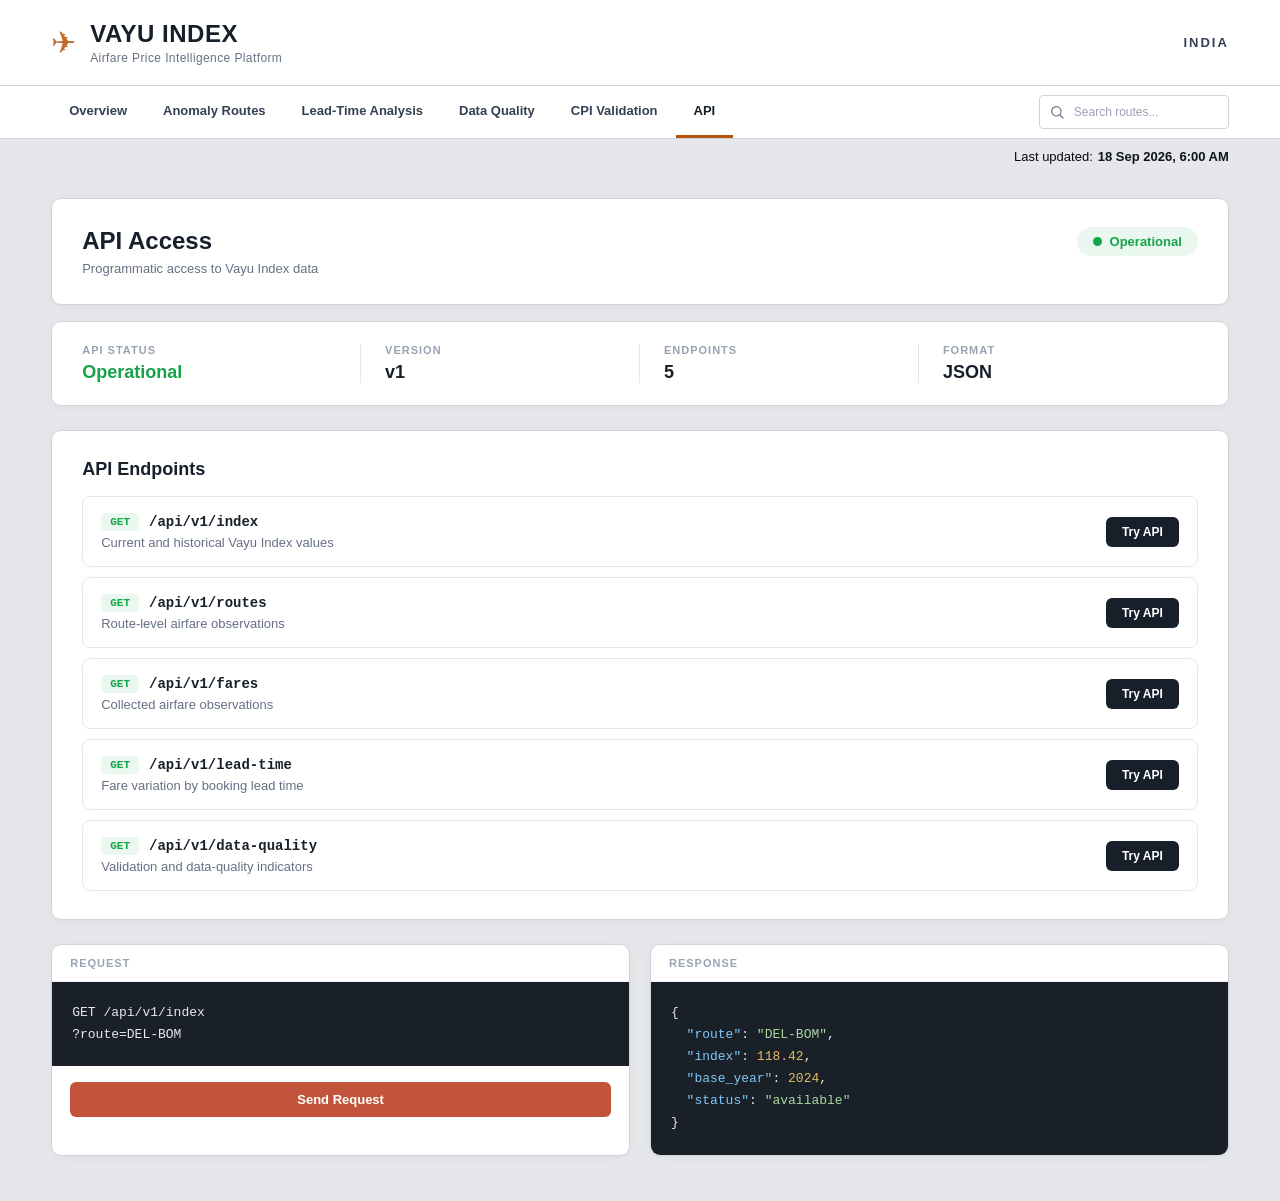
<file: src/dashboard/static/frontend/api.html>
<!DOCTYPE html>
<html lang="en">
<head>
<meta charset="UTF-8">
<meta name="viewport" content="width=device-width, initial-scale=1.0">
<title>API Access | Vayu Index</title>
<link rel="stylesheet" href="style.css">
</head>
<body>

<header class="top-header">
  <div class="brand">
    <div class="brand-icon">✈</div>
    <div class="brand-text">
      <h1>VAYU INDEX</h1>
      <p>Airfare Price Intelligence Platform</p>
    </div>
  </div>
  <div class="header-country">INDIA</div>
</header>

<nav class="main-nav">
  <div class="nav-container">
    <div class="nav-links">
      <a href="index.html" class="nav-link">Overview</a>
      <a href="anomaly-routes.html" class="nav-link">Anomaly Routes</a>
      <a href="lead-time.html" class="nav-link">Lead-Time Analysis</a>
      <a href="data-quality.html" class="nav-link">Data Quality</a>
      <a href="cpi-validation.html" class="nav-link">CPI Validation</a>
      <a href="api.html" class="nav-link active">API</a>
    </div>
    <div class="route-search">
      <svg viewBox="0 0 24 24" aria-hidden="true"><circle cx="11" cy="11" r="7"></circle><line x1="16.5" y1="16.5" x2="21" y2="21"></line></svg>
      <input type="text" id="routeSearch" placeholder="Search routes..." autocomplete="off">
    </div>
  </div>
</nav>

<div class="last-updated"><span>Last updated:</span> <strong>18 Sep 2026, 6:00 AM</strong></div>

<main class="overview">

  <section class="api-header">
    <div>
      <h2>API Access</h2>
      <p>Programmatic access to Vayu Index data</p>
    </div>
    <span class="api-status-pill"><span class="status-dot-icon"></span>Operational</span>
  </section>

  <section class="api-stats">
    <div class="api-stat">
      <div class="api-stat-label">API STATUS</div>
      <div class="api-stat-value accent">Operational</div>
    </div>
    <div class="api-stat">
      <div class="api-stat-label">VERSION</div>
      <div class="api-stat-value">v1</div>
    </div>
    <div class="api-stat">
      <div class="api-stat-label">ENDPOINTS</div>
      <div class="api-stat-value">5</div>
    </div>
    <div class="api-stat">
      <div class="api-stat-label">FORMAT</div>
      <div class="api-stat-value">JSON</div>
    </div>
  </section>

  <section class="endpoints-card">
    <h3>API Endpoints</h3>

    <div class="endpoint-row">
      <div class="endpoint-main">
        <div class="endpoint-path-row"><span class="endpoint-method">GET</span><span class="endpoint-path">/api/v1/index</span></div>
        <div class="endpoint-desc">Current and historical Vayu Index values</div>
      </div>
      <button class="try-api-btn">Try API</button>
    </div>

    <div class="endpoint-row">
      <div class="endpoint-main">
        <div class="endpoint-path-row"><span class="endpoint-method">GET</span><span class="endpoint-path">/api/v1/routes</span></div>
        <div class="endpoint-desc">Route-level airfare observations</div>
      </div>
      <button class="try-api-btn">Try API</button>
    </div>

    <div class="endpoint-row">
      <div class="endpoint-main">
        <div class="endpoint-path-row"><span class="endpoint-method">GET</span><span class="endpoint-path">/api/v1/fares</span></div>
        <div class="endpoint-desc">Collected airfare observations</div>
      </div>
      <button class="try-api-btn">Try API</button>
    </div>

    <div class="endpoint-row">
      <div class="endpoint-main">
        <div class="endpoint-path-row"><span class="endpoint-method">GET</span><span class="endpoint-path">/api/v1/lead-time</span></div>
        <div class="endpoint-desc">Fare variation by booking lead time</div>
      </div>
      <button class="try-api-btn">Try API</button>
    </div>

    <div class="endpoint-row">
      <div class="endpoint-main">
        <div class="endpoint-path-row"><span class="endpoint-method">GET</span><span class="endpoint-path">/api/v1/data-quality</span></div>
        <div class="endpoint-desc">Validation and data-quality indicators</div>
      </div>
      <button class="try-api-btn">Try API</button>
    </div>
  </section>

  <section class="api-console">
    <div class="console-grid">
      <div class="console-card">
        <div class="console-card-header">REQUEST</div>
        <pre class="console-code">GET /api/v1/index
?route=DEL-BOM</pre>
        <div class="console-send-row">
          <button class="send-request-btn" id="sendRequestBtn">Send Request</button>
        </div>
      </div>

      <div class="console-card">
        <div class="console-card-header">RESPONSE</div>
        <pre class="console-code" id="responseCode">{
  <span class="code-key">"route"</span>: <span class="code-string">"DEL-BOM"</span>,
  <span class="code-key">"index"</span>: <span class="code-number">118.42</span>,
  <span class="code-key">"base_year"</span>: <span class="code-number">2024</span>,
  <span class="code-key">"status"</span>: <span class="code-string">"available"</span>
}</pre>
      </div>
    </div>
  </section>

</main>

<script>
document.getElementById("sendRequestBtn").addEventListener("click", function () {
  const responseEl = document.getElementById("responseCode");
  const original = responseEl.innerHTML;
  responseEl.textContent = "Sending request...";
  setTimeout(() => { responseEl.innerHTML = original; }, 600);
});
</script>

</body>
</html>
</file>
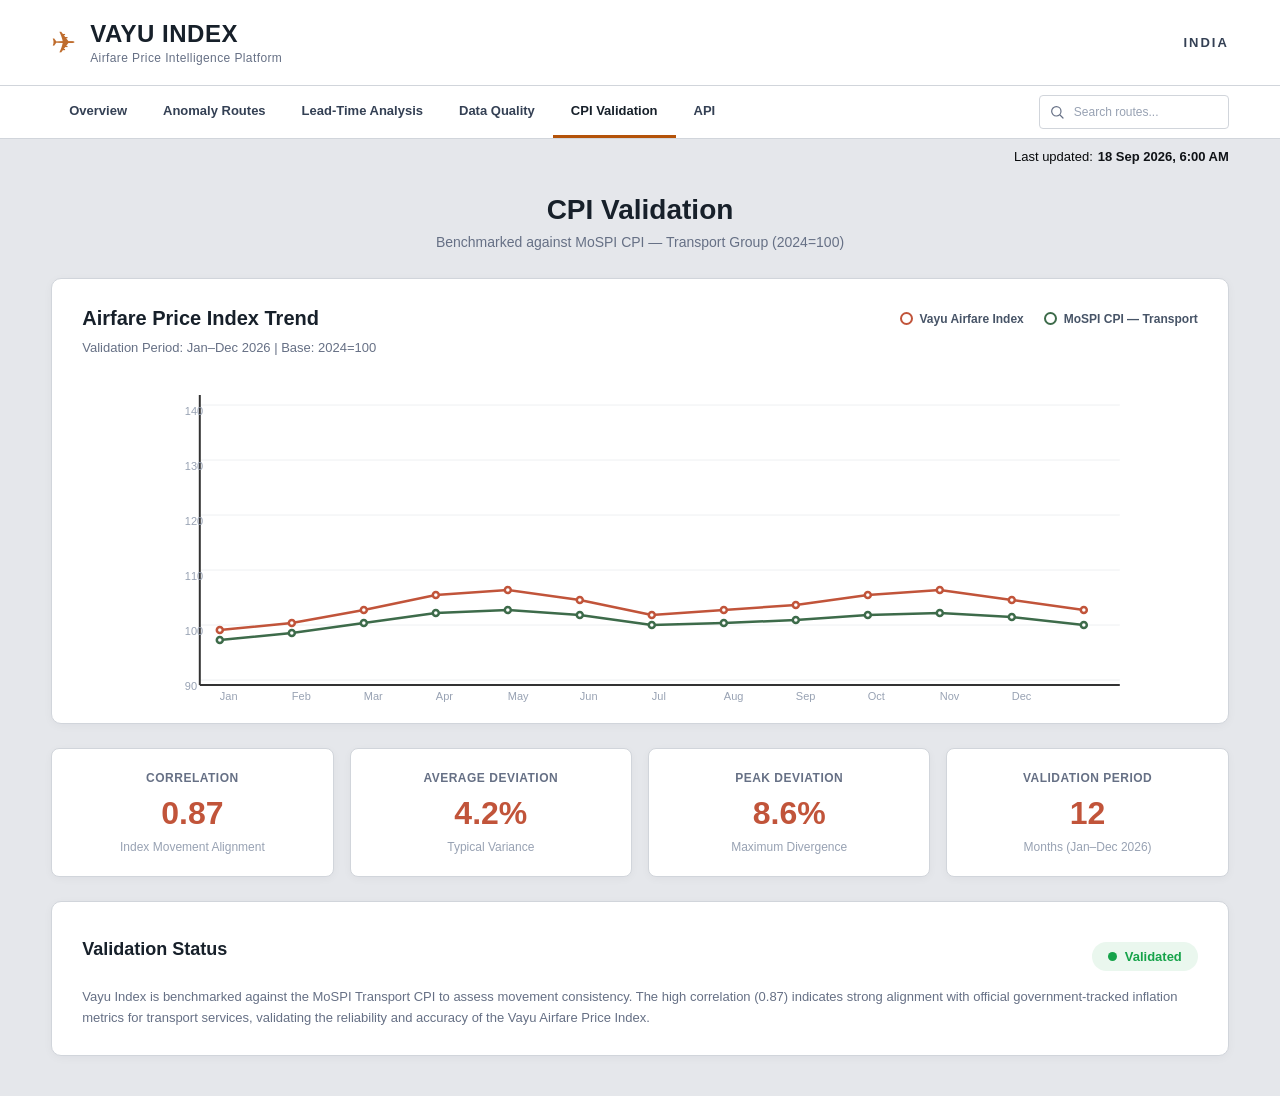
<file: src/dashboard/static/frontend/cpi-validation.html>
<!DOCTYPE html>
<html lang="en">
<head>
<meta charset="UTF-8">
<meta name="viewport" content="width=device-width, initial-scale=1.0">
<title>CPI Validation | Vayu Index</title>
<link rel="stylesheet" href="style.css">
</head>
<body>

<header class="top-header">
  <div class="brand">
    <div class="brand-icon">✈</div>
    <div class="brand-text">
      <h1>VAYU INDEX</h1>
      <p>Airfare Price Intelligence Platform</p>
    </div>
  </div>
  <div class="header-country">INDIA</div>
</header>

<nav class="main-nav">
  <div class="nav-container">
    <div class="nav-links">
      <a href="index.html" class="nav-link">Overview</a>
      <a href="anomaly-routes.html" class="nav-link">Anomaly Routes</a>
      <a href="lead-time.html" class="nav-link">Lead-Time Analysis</a>
      <a href="data-quality.html" class="nav-link">Data Quality</a>
      <a href="cpi-validation.html" class="nav-link active">CPI Validation</a>
      <a href="api.html" class="nav-link">API</a>
    </div>
    <div class="route-search">
      <svg viewBox="0 0 24 24" aria-hidden="true"><circle cx="11" cy="11" r="7"></circle><line x1="16.5" y1="16.5" x2="21" y2="21"></line></svg>
      <input type="text" id="routeSearch" placeholder="Search routes..." autocomplete="off">
    </div>
  </div>
</nav>

<div class="last-updated"><span>Last updated:</span> <strong>18 Sep 2026, 6:00 AM</strong></div>

<main class="overview">

  <!-- PAGE TITLE -->
  <section class="page-title">
    <h2>CPI Validation</h2>
    <p>Benchmarked against MoSPI CPI — Transport Group (2024=100)</p>
  </section>

  <!-- MAIN COMPARISON CHART -->
  <section class="chart-section">
    <div class="chart-header">
      <div class="chart-header-row">
        <h3>Airfare Price Index Trend</h3>
        <div class="chart-legend">
          <div class="legend-item"><span class="legend-dot vayu-dot"></span>Vayu Airfare Index</div>
          <div class="legend-item"><span class="legend-dot mospi-dot"></span>MoSPI CPI — Transport</div>
        </div>
      </div>
      <div class="chart-header-row">
        <p>Validation Period: Jan–Dec 2026 | Base: 2024=100</p>
      </div>
    </div>

    <div class="chart-area">
      <svg class="index-chart" viewBox="0 0 1000 320" preserveAspectRatio="xMidYMid meet">
        <!-- Grid lines (horizontal) -->
        <line class="grid-line" x1="60" y1="30" x2="980" y2="30"></line>
        <line class="grid-line" x1="60" y1="85" x2="980" y2="85"></line>
        <line class="grid-line" x1="60" y1="140" x2="980" y2="140"></line>
        <line class="grid-line" x1="60" y1="195" x2="980" y2="195"></line>
        <line class="grid-line" x1="60" y1="250" x2="980" y2="250"></line>
        <line class="grid-line" x1="60" y1="305" x2="980" y2="305"></line>

        <!-- Axes -->
        <line x1="60" y1="310" x2="980" y2="310" stroke="#333" stroke-width="2"></line>
        <line x1="60" y1="20" x2="60" y2="310" stroke="#333" stroke-width="2"></line>

        <!-- Y-axis labels -->
        <text class="axis-label" x="45" y="315">90</text>
        <text class="axis-label" x="45" y="260">100</text>
        <text class="axis-label" x="45" y="205">110</text>
        <text class="axis-label" x="45" y="150">120</text>
        <text class="axis-label" x="45" y="95">130</text>
        <text class="axis-label" x="45" y="40">140</text>

        <!-- Vayu Airfare Index line -->
        <polyline class="vayu-chart-line" points="80,255 152,248 224,235 296,220 368,215 440,225 512,240 584,235 656,230 728,220 800,215 872,225 944,235"></polyline>

        <!-- MoSPI CPI line -->
        <polyline class="mospi-chart-line" points="80,265 152,258 224,248 296,238 368,235 440,240 512,250 584,248 656,245 728,240 800,238 872,242 944,250"></polyline>

        <!-- Data points for Vayu -->
        <circle class="vayu-point" cx="80" cy="255" r="3"></circle>
        <circle class="vayu-point" cx="152" cy="248" r="3"></circle>
        <circle class="vayu-point" cx="224" cy="235" r="3"></circle>
        <circle class="vayu-point" cx="296" cy="220" r="3"></circle>
        <circle class="vayu-point" cx="368" cy="215" r="3"></circle>
        <circle class="vayu-point" cx="440" cy="225" r="3"></circle>
        <circle class="vayu-point" cx="512" cy="240" r="3"></circle>
        <circle class="vayu-point" cx="584" cy="235" r="3"></circle>
        <circle class="vayu-point" cx="656" cy="230" r="3"></circle>
        <circle class="vayu-point" cx="728" cy="220" r="3"></circle>
        <circle class="vayu-point" cx="800" cy="215" r="3"></circle>
        <circle class="vayu-point" cx="872" cy="225" r="3"></circle>
        <circle class="vayu-point" cx="944" cy="235" r="3"></circle>

        <!-- Data points for MoSPI -->
        <circle class="mospi-point" cx="80" cy="265" r="3"></circle>
        <circle class="mospi-point" cx="152" cy="258" r="3"></circle>
        <circle class="mospi-point" cx="224" cy="248" r="3"></circle>
        <circle class="mospi-point" cx="296" cy="238" r="3"></circle>
        <circle class="mospi-point" cx="368" cy="235" r="3"></circle>
        <circle class="mospi-point" cx="440" cy="240" r="3"></circle>
        <circle class="mospi-point" cx="512" cy="250" r="3"></circle>
        <circle class="mospi-point" cx="584" cy="248" r="3"></circle>
        <circle class="mospi-point" cx="656" cy="245" r="3"></circle>
        <circle class="mospi-point" cx="728" cy="240" r="3"></circle>
        <circle class="mospi-point" cx="800" cy="238" r="3"></circle>
        <circle class="mospi-point" cx="872" cy="242" r="3"></circle>
        <circle class="mospi-point" cx="944" cy="250" r="3"></circle>

        <!-- X-axis labels -->
        <text class="axis-label" x="80" y="325">Jan</text>
        <text class="axis-label" x="152" y="325">Feb</text>
        <text class="axis-label" x="224" y="325">Mar</text>
        <text class="axis-label" x="296" y="325">Apr</text>
        <text class="axis-label" x="368" y="325">May</text>
        <text class="axis-label" x="440" y="325">Jun</text>
        <text class="axis-label" x="512" y="325">Jul</text>
        <text class="axis-label" x="584" y="325">Aug</text>
        <text class="axis-label" x="656" y="325">Sep</text>
        <text class="axis-label" x="728" y="325">Oct</text>
        <text class="axis-label" x="800" y="325">Nov</text>
        <text class="axis-label" x="872" y="325">Dec</text>
      </svg>
    </div>
  </section>

  <!-- VALIDATION METRICS -->
  <section class="validation-metrics">
    <div class="metric-card">
      <p class="metric-label">Correlation</p>
      <div class="metric-value">0.87</div>
      <p class="metric-description">Index Movement Alignment</p>
    </div>
    <div class="metric-card">
      <p class="metric-label">Average Deviation</p>
      <div class="metric-value">4.2%</div>
      <p class="metric-description">Typical Variance</p>
    </div>
    <div class="metric-card">
      <p class="metric-label">Peak Deviation</p>
      <div class="metric-value">8.6%</div>
      <p class="metric-description">Maximum Divergence</p>
    </div>
    <div class="metric-card">
      <p class="metric-label">Validation Period</p>
      <div class="metric-value">12</div>
      <p class="metric-description">Months (Jan–Dec 2026)</p>
    </div>
  </section>

  <!-- VALIDATION STATUS -->
  <section class="status-card validation-status-card">
    <div class="status-header">
      <h3>Validation Status</h3>
      <div class="status-badge-row">
        <div class="status-badge healthy">
          <span class="status-dot-icon"></span>
          Validated
        </div>
      </div>
    </div>
    <p class="status-description">Vayu Index is benchmarked against the MoSPI Transport CPI to assess movement consistency. The high correlation (0.87) indicates strong alignment with official government-tracked inflation metrics for transport services, validating the reliability and accuracy of the Vayu Airfare Price Index.</p>
  </section>

</main>

<script>
// Interactive chart tooltips
document.querySelectorAll('.vayu-point, .mospi-point').forEach((point) => {
  point.addEventListener('mouseover', (e) => {
    const cx = e.target.getAttribute('cx');
    const cy = e.target.getAttribute('cy');
    const isVayu = e.target.classList.contains('vayu-point');
    
    // Map SVG coordinates to month and value
    const monthNames = ['Jan', 'Feb', 'Mar', 'Apr', 'May', 'Jun', 'Jul', 'Aug', 'Sep', 'Oct', 'Nov', 'Dec'];
    const points = [
      { cx: 80, value: 106.2 },
      { cx: 152, value: 106.8 },
      { cx: 224, value: 107.5 },
      { cx: 296, value: 108.2 },
      { cx: 368, value: 108.5 },
      { cx: 440, value: 108.0 },
      { cx: 512, value: 107.2 },
      { cx: 584, value: 107.5 },
      { cx: 656, value: 107.8 },
      { cx: 728, value: 108.2 },
      { cx: 800, value: 108.5 },
      { cx: 872, value: 108.0 },
      { cx: 944, value: 107.5 }
    ];
    
    const pointData = points.find(p => p.cx == cx);
    const monthIndex = points.indexOf(pointData);
    
    let tooltip = document.querySelector('.chart-tooltip');
    if (!tooltip) {
      tooltip = document.createElement('div');
      tooltip.className = 'chart-tooltip';
      document.querySelector('.chart-area').appendChild(tooltip);
    }
    
    const series = isVayu ? 'Vayu Index' : 'MoSPI CPI';
    const color = isVayu ? '#c1543a' : '#3d6b4a';
    tooltip.innerHTML = `
      <div class="tooltip-month">${monthNames[monthIndex]}</div>
      <div class="tooltip-row">
        <span class="tooltip-swatch" style="background-color: ${color}"></span>
        <span>${series}: ${isVayu ? pointData.value : (pointData.value + 0.8)}</span>
      </div>
    `;
    tooltip.classList.add('visible');
    tooltip.style.left = (cx / 10 + 6) + '%';
  });

  point.addEventListener('mouseout', () => {
    const tooltip = document.querySelector('.chart-tooltip');
    if (tooltip) tooltip.classList.remove('visible');
  });
});
</script>

</body>
</html>
</file>
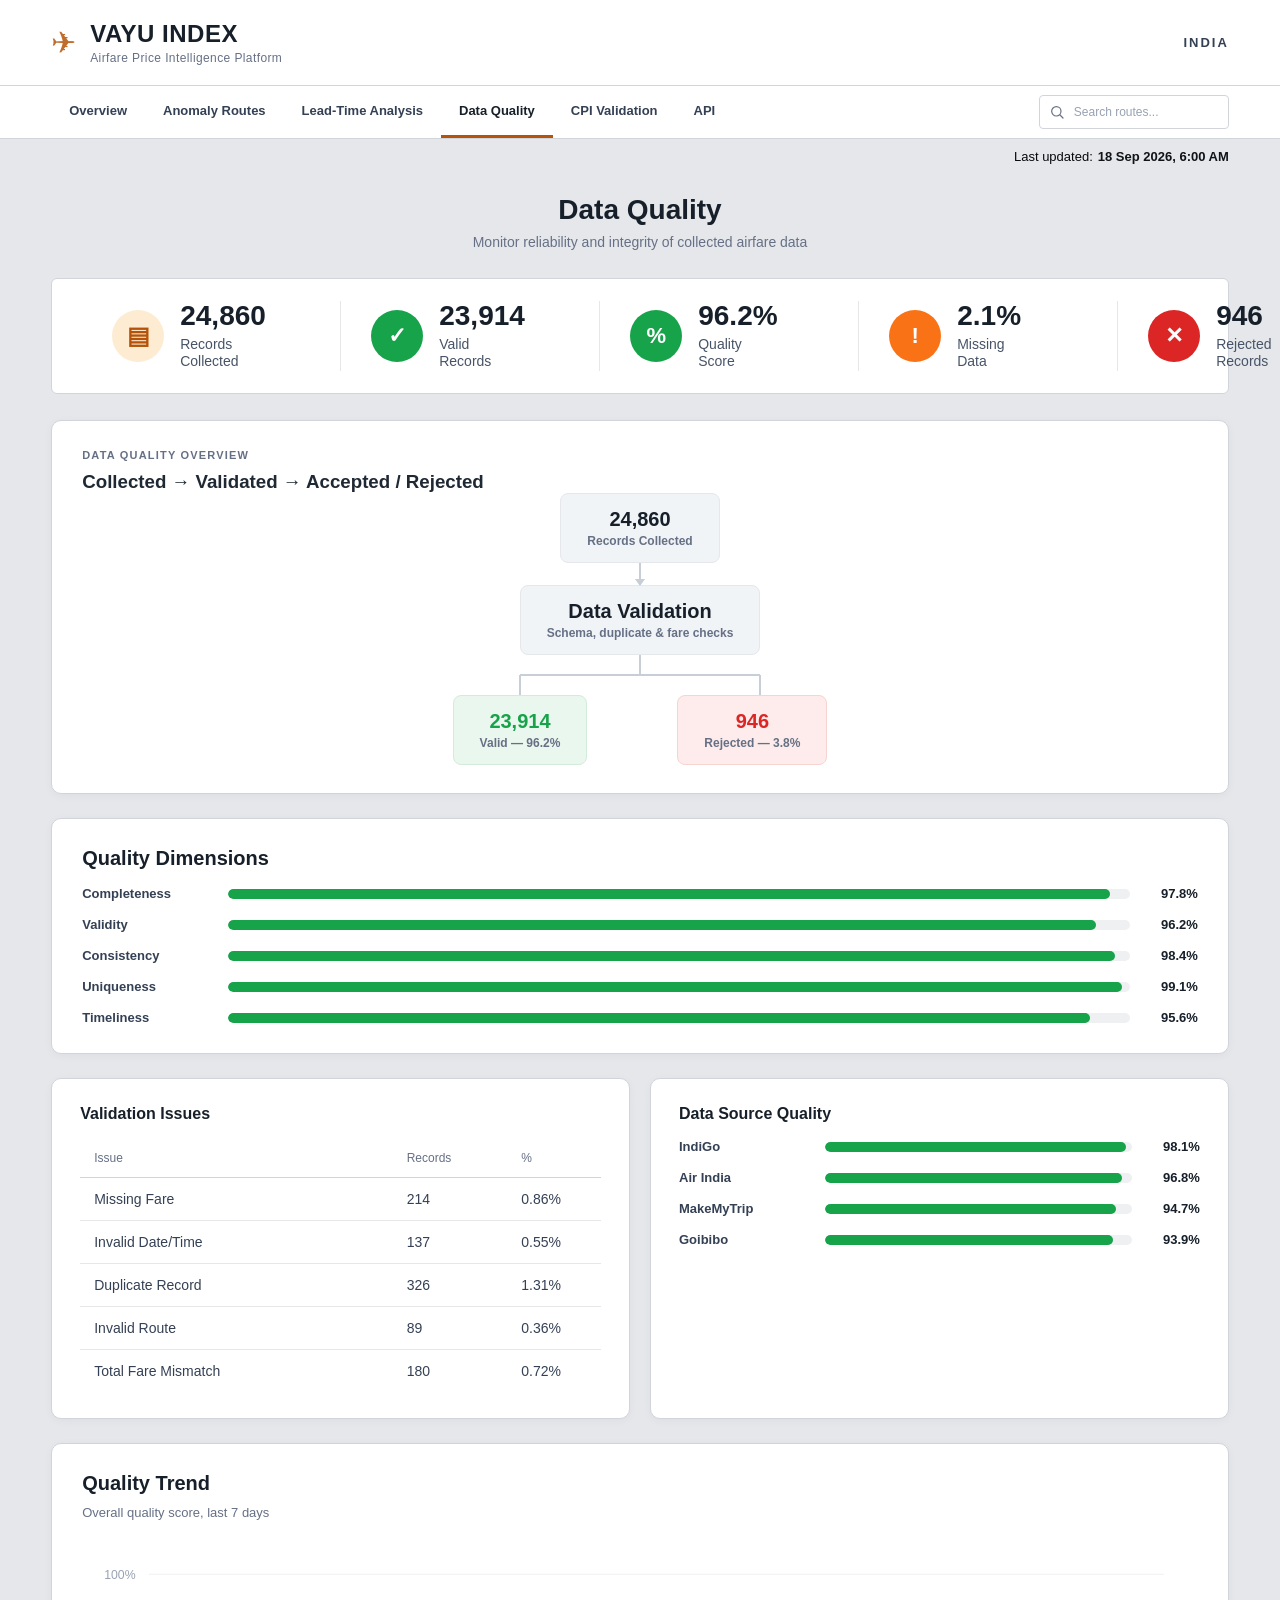
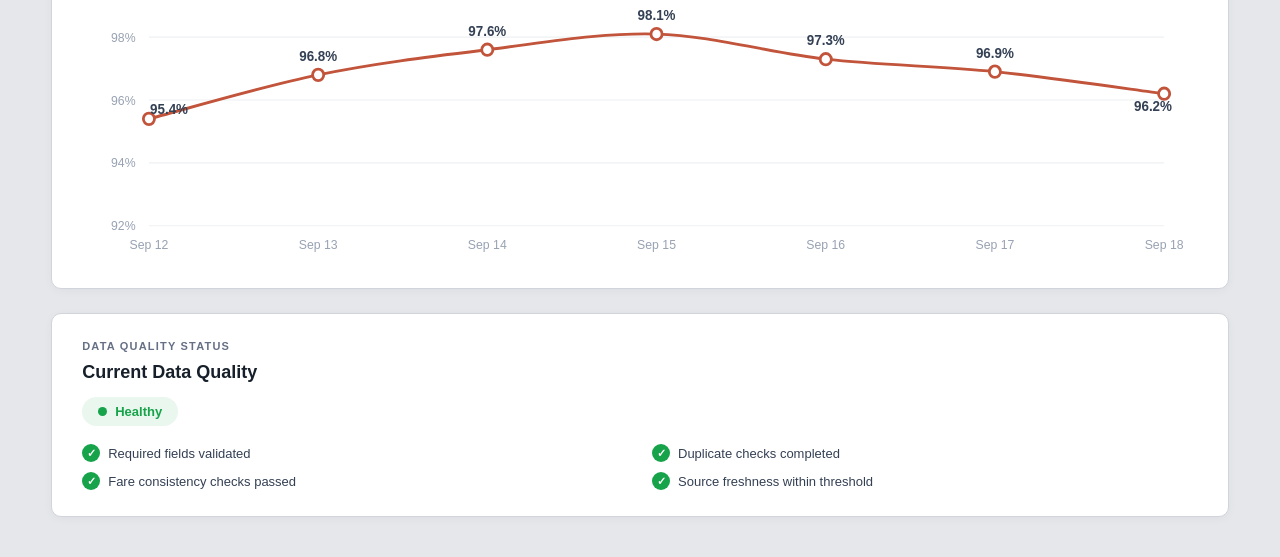
<file: src/dashboard/static/frontend/data-quality.html>
<!DOCTYPE html>
<html lang="en">
<head>
<meta charset="UTF-8">
<meta name="viewport" content="width=device-width, initial-scale=1.0">
<title>Data Quality | Vayu Index</title>
<link rel="stylesheet" href="style.css">
</head>
<body>

<header class="top-header">
  <div class="brand">
    <div class="brand-icon">✈</div>
    <div class="brand-text">
      <h1>VAYU INDEX</h1>
      <p>Airfare Price Intelligence Platform</p>
    </div>
  </div>
  <div class="header-country">INDIA</div>
</header>

<nav class="main-nav">
  <div class="nav-container">
    <div class="nav-links">
      <a href="index.html" class="nav-link">Overview</a>
      <a href="anomaly-routes.html" class="nav-link">Anomaly Routes</a>
      <a href="lead-time.html" class="nav-link">Lead-Time Analysis</a>
      <a href="data-quality.html" class="nav-link active">Data Quality</a>
      <a href="cpi-validation.html" class="nav-link">CPI Validation</a>
      <a href="api.html" class="nav-link">API</a>
    </div>
    <div class="route-search">
      <svg viewBox="0 0 24 24" aria-hidden="true"><circle cx="11" cy="11" r="7"></circle><line x1="16.5" y1="16.5" x2="21" y2="21"></line></svg>
      <input type="text" id="routeSearch" placeholder="Search routes..." autocomplete="off">
    </div>
  </div>
</nav>

<div class="last-updated"><span>Last updated:</span> <strong>18 Sep 2026, 6:00 AM</strong></div>

<main class="overview">

  <section class="page-title">
    <h2>Data Quality</h2>
    <p>Monitor reliability and integrity of collected airfare data</p>
  </section>

  <section class="kpi-strip five-col">
    <div class="kpi-item">
      <div class="severity-icon total">▤</div>
      <div class="kpi-content"><div class="kpi-number">24,860</div><div class="kpi-label">Records<br>Collected</div></div>
    </div>
    <div class="kpi-item">
      <div class="severity-icon low">✓</div>
      <div class="kpi-content"><div class="kpi-number">23,914</div><div class="kpi-label">Valid<br>Records</div></div>
    </div>
    <div class="kpi-item">
      <div class="severity-icon low">%</div>
      <div class="kpi-content"><div class="kpi-number">96.2%</div><div class="kpi-label">Quality<br>Score</div></div>
    </div>
    <div class="kpi-item">
      <div class="severity-icon medium">!</div>
      <div class="kpi-content"><div class="kpi-number">2.1%</div><div class="kpi-label">Missing<br>Data</div></div>
    </div>
    <div class="kpi-item">
      <div class="severity-icon high">✕</div>
      <div class="kpi-content"><div class="kpi-number">946</div><div class="kpi-label">Rejected<br>Records</div></div>
    </div>
  </section>

  <section class="flow-card">
    <p class="section-label">DATA QUALITY OVERVIEW</p>
    <h3>Collected → Validated → Accepted / Rejected</h3>

    <div class="quality-flow">
      <div class="flow-node neutral">
        <div class="flow-number">24,860</div>
        <div class="flow-label">Records Collected</div>
      </div>
      <div class="flow-arrow"></div>
      <div class="flow-node neutral">
        <div class="flow-number">Data Validation</div>
        <div class="flow-label">Schema, duplicate &amp; fare checks</div>
      </div>
      <svg class="flow-connector" viewBox="0 0 360 40" preserveAspectRatio="none">
        <line x1="180" y1="0" x2="180" y2="20"/>
        <line x1="60" y1="20" x2="300" y2="20"/>
        <line x1="60" y1="20" x2="60" y2="40"/>
        <line x1="300" y1="20" x2="300" y2="40"/>
      </svg>
      <div class="flow-split">
        <div class="flow-node success">
          <div class="flow-number">23,914</div>
          <div class="flow-label">Valid — 96.2%</div>
        </div>
        <div class="flow-node danger">
          <div class="flow-number">946</div>
          <div class="flow-label">Rejected — 3.8%</div>
        </div>
      </div>
    </div>
  </section>

  <section class="chart-section">
    <div class="chart-header">
      <div class="chart-header-row"><h3>Quality Dimensions</h3></div>
    </div>

    <div class="quality-bar-row">
      <div class="quality-bar-label">Completeness</div>
      <div class="quality-bar-track"><div class="quality-bar-fill" style="width:97.8%"></div></div>
      <div class="quality-bar-value">97.8%</div>
    </div>
    <div class="quality-bar-row">
      <div class="quality-bar-label">Validity</div>
      <div class="quality-bar-track"><div class="quality-bar-fill" style="width:96.2%"></div></div>
      <div class="quality-bar-value">96.2%</div>
    </div>
    <div class="quality-bar-row">
      <div class="quality-bar-label">Consistency</div>
      <div class="quality-bar-track"><div class="quality-bar-fill" style="width:98.4%"></div></div>
      <div class="quality-bar-value">98.4%</div>
    </div>
    <div class="quality-bar-row">
      <div class="quality-bar-label">Uniqueness</div>
      <div class="quality-bar-track"><div class="quality-bar-fill" style="width:99.1%"></div></div>
      <div class="quality-bar-value">99.1%</div>
    </div>
    <div class="quality-bar-row">
      <div class="quality-bar-label">Timeliness</div>
      <div class="quality-bar-track"><div class="quality-bar-fill" style="width:95.6%"></div></div>
      <div class="quality-bar-value">95.6%</div>
    </div>
  </section>

  <div class="two-col-grid">
    <div class="grid-card">
      <h3>Validation Issues</h3>
      <div class="route-table-wrapper">
        <table class="route-table issues-table">
          <thead><tr><th>Issue</th><th>Records</th><th>%</th></tr></thead>
          <tbody>
            <tr><td>Missing Fare</td><td>214</td><td>0.86%</td></tr>
            <tr><td>Invalid Date/Time</td><td>137</td><td>0.55%</td></tr>
            <tr><td>Duplicate Record</td><td>326</td><td>1.31%</td></tr>
            <tr><td>Invalid Route</td><td>89</td><td>0.36%</td></tr>
            <tr><td>Total Fare Mismatch</td><td>180</td><td>0.72%</td></tr>
          </tbody>
        </table>
      </div>
    </div>

    <div class="grid-card">
      <h3>Data Source Quality</h3>
      <div class="quality-bar-row">
        <div class="quality-bar-label">IndiGo</div>
        <div class="quality-bar-track"><div class="quality-bar-fill" style="width:98.1%"></div></div>
        <div class="quality-bar-value">98.1%</div>
      </div>
      <div class="quality-bar-row">
        <div class="quality-bar-label">Air India</div>
        <div class="quality-bar-track"><div class="quality-bar-fill" style="width:96.8%"></div></div>
        <div class="quality-bar-value">96.8%</div>
      </div>
      <div class="quality-bar-row">
        <div class="quality-bar-label">MakeMyTrip</div>
        <div class="quality-bar-track"><div class="quality-bar-fill" style="width:94.7%"></div></div>
        <div class="quality-bar-value">94.7%</div>
      </div>
      <div class="quality-bar-row">
        <div class="quality-bar-label">Goibibo</div>
        <div class="quality-bar-track"><div class="quality-bar-fill" style="width:93.9%"></div></div>
        <div class="quality-bar-value">93.9%</div>
      </div>
    </div>
  </div>

  <section class="chart-section">
    <div class="chart-header">
      <div class="chart-header-row">
        <h3>Quality Trend</h3>
      </div>
      <div class="chart-header-row">
        <p>Overall quality score, last 7 days</p>
      </div>
    </div>

    <div class="chart-area">
      <svg class="index-chart" viewBox="0 0 1000 280" preserveAspectRatio="none">
        <line x1="60" y1="30" x2="970" y2="30" class="grid-line"/>
        <line x1="60" y1="85" x2="970" y2="85" class="grid-line"/>
        <line x1="60" y1="140" x2="970" y2="140" class="grid-line"/>
        <line x1="60" y1="195" x2="970" y2="195" class="grid-line"/>
        <line x1="60" y1="250" x2="970" y2="250" class="grid-line"/>
        <text x="48" y="34" class="axis-label" text-anchor="end">100%</text>
        <text x="48" y="89" class="axis-label" text-anchor="end">98%</text>
        <text x="48" y="144" class="axis-label" text-anchor="end">96%</text>
        <text x="48" y="199" class="axis-label" text-anchor="end">94%</text>
        <text x="48" y="254" class="axis-label" text-anchor="end">92%</text>

        <path class="leadtime-line" d="M60.0,156.5 C85.3,150.1 161.1,128.1 211.7,118.0 C262.2,107.9 312.8,102.0 363.3,96.0 C413.9,90.0 464.4,80.9 515.0,82.3 C565.6,83.6 616.1,98.8 666.7,104.3 C717.2,109.8 767.8,110.2 818.3,115.2 C868.9,120.3 944.7,131.3 970.0,134.5"/>

        <circle class="leadtime-point" cx="60" cy="156.5" r="5"/>
        <circle class="leadtime-point" cx="211.7" cy="118" r="5"/>
        <circle class="leadtime-point" cx="363.3" cy="96" r="5"/>
        <circle class="leadtime-point" cx="515" cy="82.3" r="5"/>
        <circle class="leadtime-point" cx="666.7" cy="104.3" r="5"/>
        <circle class="leadtime-point" cx="818.3" cy="115.2" r="5"/>
        <circle class="leadtime-point" cx="970" cy="134.5" r="5"/>

        <text class="leadtime-value-label" x="78" y="152" text-anchor="start">95.4%</text>
        <text class="leadtime-value-label" x="211.7" y="106">96.8%</text>
        <text class="leadtime-value-label" x="363.3" y="84">97.6%</text>
        <text class="leadtime-value-label" x="515" y="70">98.1%</text>
        <text class="leadtime-value-label" x="666.7" y="92">97.3%</text>
        <text class="leadtime-value-label" x="818.3" y="103">96.9%</text>
        <text class="leadtime-value-label" x="960" y="150" text-anchor="end">96.2%</text>

        <text x="60" y="270" class="axis-label" text-anchor="middle">Sep 12</text>
        <text x="211.7" y="270" class="axis-label" text-anchor="middle">Sep 13</text>
        <text x="363.3" y="270" class="axis-label" text-anchor="middle">Sep 14</text>
        <text x="515" y="270" class="axis-label" text-anchor="middle">Sep 15</text>
        <text x="666.7" y="270" class="axis-label" text-anchor="middle">Sep 16</text>
        <text x="818.3" y="270" class="axis-label" text-anchor="middle">Sep 17</text>
        <text x="970" y="270" class="axis-label" text-anchor="middle">Sep 18</text>
      </svg>
    </div>
  </section>

  <section class="status-card">
    <p class="section-label">DATA QUALITY STATUS</p>
    <h3>Current Data Quality</h3>
    <div class="status-badge-row">
      <span class="status-badge healthy"><span class="status-dot-icon"></span>Healthy</span>
    </div>
    <ul class="status-checklist">
      <li>Required fields validated</li>
      <li>Duplicate checks completed</li>
      <li>Fare consistency checks passed</li>
      <li>Source freshness within threshold</li>
    </ul>
  </section>

</main>

</body>
</html>
</file>
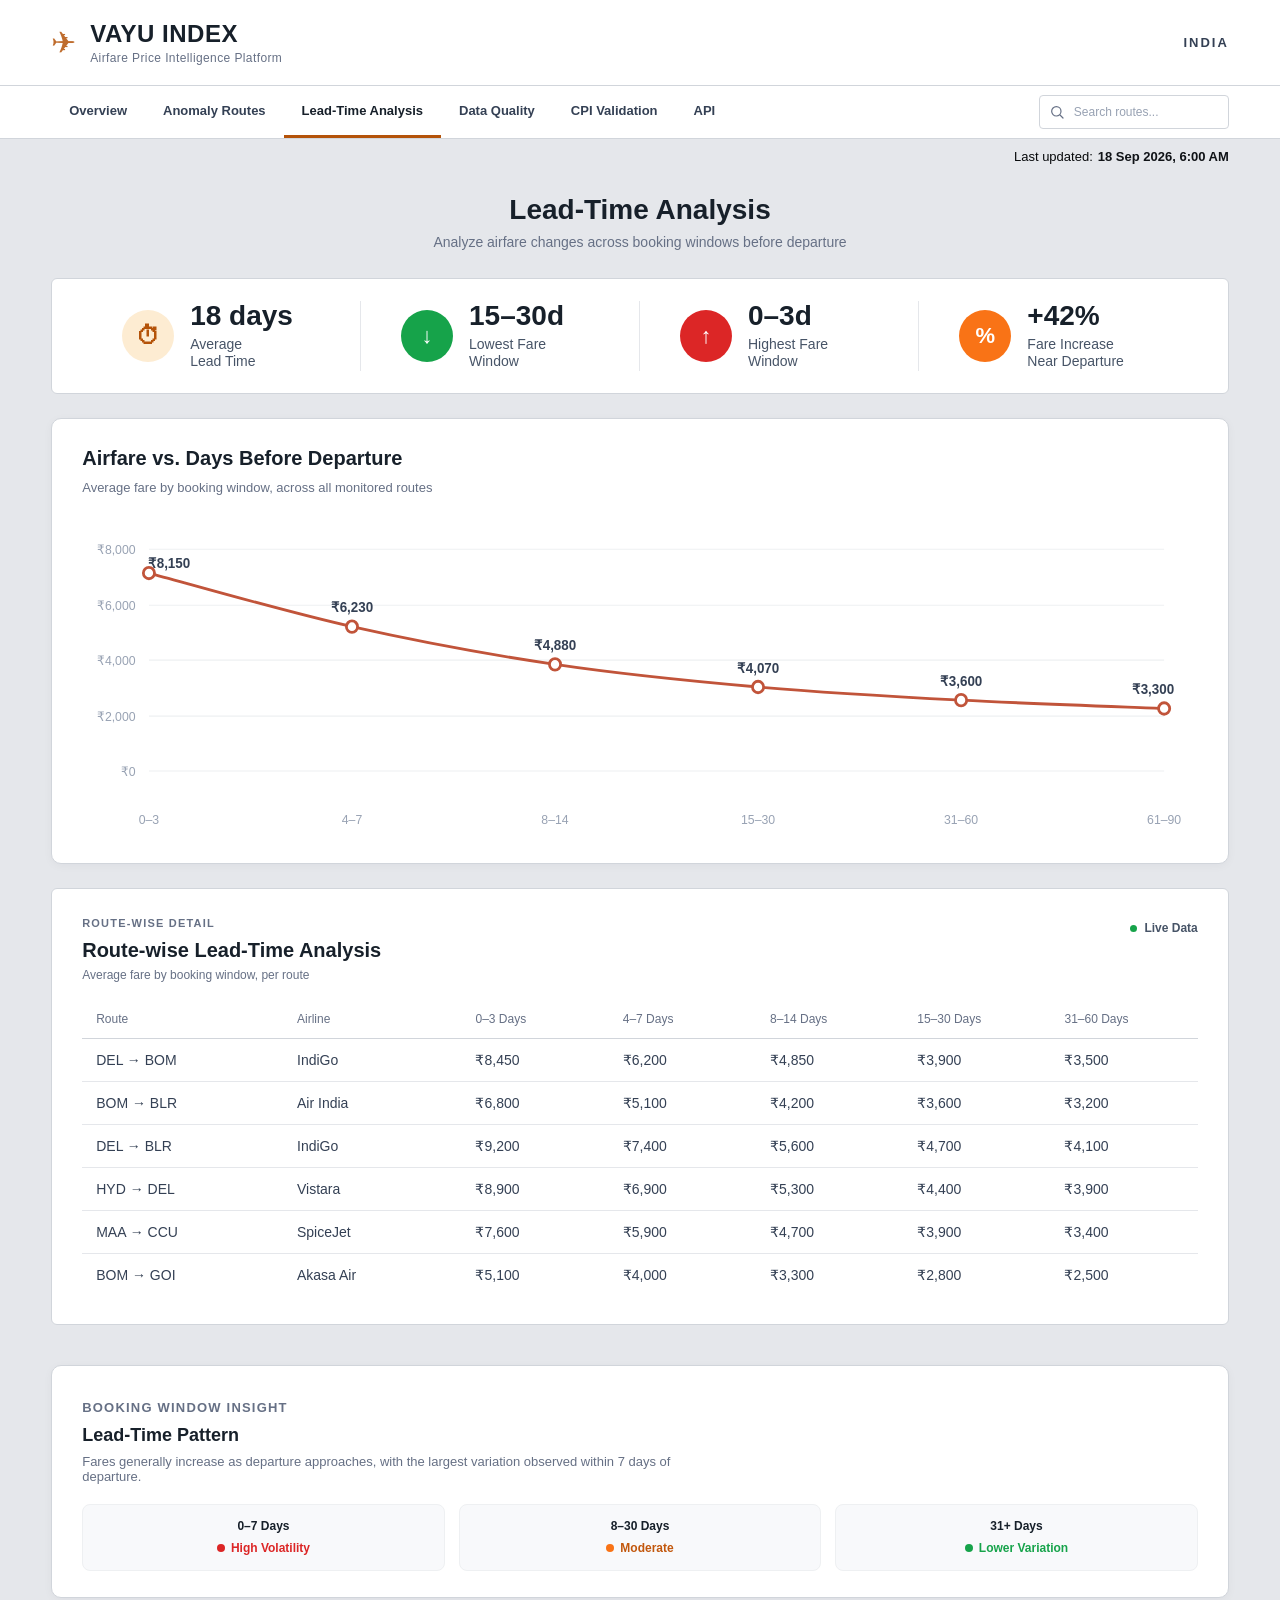
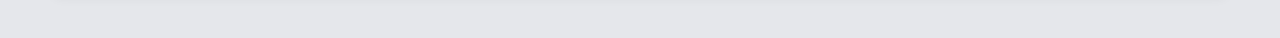
<file: src/dashboard/static/frontend/lead-time.html>
<!DOCTYPE html>
<html lang="en">
<head>
<meta charset="UTF-8">
<meta name="viewport" content="width=device-width, initial-scale=1.0">
<title>Lead-Time Analysis | Vayu Index</title>
<link rel="stylesheet" href="style.css">
</head>
<body>

<header class="top-header">
  <div class="brand">
    <div class="brand-icon">✈</div>
    <div class="brand-text">
      <h1>VAYU INDEX</h1>
      <p>Airfare Price Intelligence Platform</p>
    </div>
  </div>
  <div class="header-country">INDIA</div>
</header>

<nav class="main-nav">
  <div class="nav-container">
    <div class="nav-links">
      <a href="index.html" class="nav-link">Overview</a>
      <a href="anomaly-routes.html" class="nav-link">Anomaly Routes</a>
      <a href="lead-time.html" class="nav-link active">Lead-Time Analysis</a>
      <a href="data-quality.html" class="nav-link">Data Quality</a>
      <a href="cpi-validation.html" class="nav-link">CPI Validation</a>
      <a href="api.html" class="nav-link">API</a>
    </div>
    <div class="route-search">
      <svg viewBox="0 0 24 24" aria-hidden="true"><circle cx="11" cy="11" r="7"></circle><line x1="16.5" y1="16.5" x2="21" y2="21"></line></svg>
      <input type="text" id="routeSearch" placeholder="Search routes..." autocomplete="off">
    </div>
  </div>
</nav>

<div class="last-updated"><span>Last updated:</span> <strong>18 Sep 2026, 6:00 AM</strong></div>

<main class="overview">

  <section class="page-title">
    <h2>Lead-Time Analysis</h2>
    <p>Analyze airfare changes across booking windows before departure</p>
  </section>

  <section class="kpi-strip four-col">
    <div class="kpi-item">
      <div class="severity-icon total">⏱</div>
      <div class="kpi-content"><div class="kpi-number">18 days</div><div class="kpi-label">Average<br>Lead Time</div></div>
    </div>
    <div class="kpi-item">
      <div class="severity-icon low">↓</div>
      <div class="kpi-content"><div class="kpi-number">15–30d</div><div class="kpi-label">Lowest Fare<br>Window</div></div>
    </div>
    <div class="kpi-item">
      <div class="severity-icon high">↑</div>
      <div class="kpi-content"><div class="kpi-number">0–3d</div><div class="kpi-label">Highest Fare<br>Window</div></div>
    </div>
    <div class="kpi-item">
      <div class="severity-icon medium">%</div>
      <div class="kpi-content"><div class="kpi-number">+42%</div><div class="kpi-label">Fare Increase<br>Near Departure</div></div>
    </div>
  </section>

  <section class="chart-section">
    <div class="chart-header">
      <div class="chart-header-row">
        <h3>Airfare vs. Days Before Departure</h3>
      </div>
      <div class="chart-header-row">
        <p>Average fare by booking window, across all monitored routes</p>
      </div>
    </div>

    <div class="chart-area">
      <svg class="index-chart" viewBox="0 0 1000 280" preserveAspectRatio="none">
        <line x1="60" y1="30" x2="970" y2="30" class="grid-line"/>
        <line x1="60" y1="79" x2="970" y2="79" class="grid-line"/>
        <line x1="60" y1="127" x2="970" y2="127" class="grid-line"/>
        <line x1="60" y1="176" x2="970" y2="176" class="grid-line"/>
        <line x1="60" y1="224" x2="970" y2="224" class="grid-line"/>
        <text x="48" y="34" class="axis-label" text-anchor="end">₹8,000</text>
        <text x="48" y="83" class="axis-label" text-anchor="end">₹6,000</text>
        <text x="48" y="131" class="axis-label" text-anchor="end">₹4,000</text>
        <text x="48" y="180" class="axis-label" text-anchor="end">₹2,000</text>
        <text x="48" y="228" class="axis-label" text-anchor="end">₹0</text>

        <path class="leadtime-line" d="M60.0,50.8 C90.3,58.6 181.3,84.4 242.0,97.7 C302.7,111.0 363.3,121.9 424.0,130.7 C484.7,139.5 545.3,145.3 606.0,150.5 C666.7,155.7 727.3,158.9 788.0,162.0 C848.7,165.1 939.7,168.1 970.0,169.3"/>

        <circle class="leadtime-point" cx="60" cy="50.8" r="5"/>
        <circle class="leadtime-point" cx="242" cy="97.7" r="5"/>
        <circle class="leadtime-point" cx="424" cy="130.7" r="5"/>
        <circle class="leadtime-point" cx="606" cy="150.5" r="5"/>
        <circle class="leadtime-point" cx="788" cy="162" r="5"/>
        <circle class="leadtime-point" cx="970" cy="169.3" r="5"/>

        <text class="leadtime-value-label" x="78" y="46" text-anchor="start">₹8,150</text>
        <text class="leadtime-value-label" x="242" y="85">₹6,230</text>
        <text class="leadtime-value-label" x="424" y="118">₹4,880</text>
        <text class="leadtime-value-label" x="606" y="138">₹4,070</text>
        <text class="leadtime-value-label" x="788" y="150">₹3,600</text>
        <text class="leadtime-value-label" x="960" y="157" text-anchor="end">₹3,300</text>

        <text x="60" y="270" class="axis-label" text-anchor="middle">0–3</text>
        <text x="242" y="270" class="axis-label" text-anchor="middle">4–7</text>
        <text x="424" y="270" class="axis-label" text-anchor="middle">8–14</text>
        <text x="606" y="270" class="axis-label" text-anchor="middle">15–30</text>
        <text x="788" y="270" class="axis-label" text-anchor="middle">31–60</text>
        <text x="970" y="270" class="axis-label" text-anchor="middle">61–90</text>
      </svg>
    </div>
  </section>

  <section class="route-section">
    <div class="route-section-header">
      <div>
        <p class="section-label">ROUTE-WISE DETAIL</p>
        <h3>Route-wise Lead-Time Analysis</h3>
        <p class="route-description">Average fare by booking window, per route</p>
      </div>
      <div class="live-indicator"><span class="live-dot"></span>Live Data</div>
    </div>

    <div class="route-table-wrapper">
      <table class="route-table leadtime-table">
        <thead><tr><th>Route</th><th>Airline</th><th>0–3 Days</th><th>4–7 Days</th><th>8–14 Days</th><th>15–30 Days</th><th>31–60 Days</th></tr></thead>
        <tbody id="routeTableBody">
          <tr data-route="Delhi Mumbai DEL BOM"><td>DEL → BOM</td><td>IndiGo</td><td>₹8,450</td><td>₹6,200</td><td>₹4,850</td><td>₹3,900</td><td>₹3,500</td></tr>
          <tr data-route="Mumbai Bengaluru BOM BLR"><td>BOM → BLR</td><td>Air India</td><td>₹6,800</td><td>₹5,100</td><td>₹4,200</td><td>₹3,600</td><td>₹3,200</td></tr>
          <tr data-route="Delhi Bengaluru DEL BLR"><td>DEL → BLR</td><td>IndiGo</td><td>₹9,200</td><td>₹7,400</td><td>₹5,600</td><td>₹4,700</td><td>₹4,100</td></tr>
          <tr data-route="Hyderabad Delhi HYD DEL"><td>HYD → DEL</td><td>Vistara</td><td>₹8,900</td><td>₹6,900</td><td>₹5,300</td><td>₹4,400</td><td>₹3,900</td></tr>
          <tr data-route="Chennai Kolkata MAA CCU"><td>MAA → CCU</td><td>SpiceJet</td><td>₹7,600</td><td>₹5,900</td><td>₹4,700</td><td>₹3,900</td><td>₹3,400</td></tr>
          <tr data-route="Mumbai Goa BOM GOI"><td>BOM → GOI</td><td>Akasa Air</td><td>₹5,100</td><td>₹4,000</td><td>₹3,300</td><td>₹2,800</td><td>₹2,500</td></tr>
        </tbody>
      </table>
    </div>

    <div id="noRouteResults" class="no-route-results">No matching routes found.</div>
  </section>

  <section class="insight-card">
    <p class="section-label">BOOKING WINDOW INSIGHT</p>
    <h3>Lead-Time Pattern</h3>
    <p>Fares generally increase as departure approaches, with the largest variation observed within 7 days of departure.</p>

    <div class="insight-chips">
      <div class="insight-chip high">
        <div class="chip-range">0–7 Days</div>
        <div class="chip-level"><span class="chip-dot"></span>High Volatility</div>
      </div>
      <div class="insight-chip medium">
        <div class="chip-range">8–30 Days</div>
        <div class="chip-level"><span class="chip-dot"></span>Moderate</div>
      </div>
      <div class="insight-chip low">
        <div class="chip-range">31+ Days</div>
        <div class="chip-level"><span class="chip-dot"></span>Lower Variation</div>
      </div>
    </div>
  </section>

</main>

<script>
const routeSearch = document.getElementById("routeSearch");
const routeRows = document.querySelectorAll("#routeTableBody tr");
const noRouteResults = document.getElementById("noRouteResults");

routeSearch.addEventListener("input", function () {
  const searchValue = this.value.trim().toLowerCase();
  let visibleRows = 0;
  routeRows.forEach(row => {
    const route = row.dataset.route.toLowerCase();
    if (route.includes(searchValue)) { row.style.display = ""; visibleRows++; }
    else { row.style.display = "none"; }
  });
  noRouteResults.style.display = visibleRows === 0 ? "block" : "none";
});
</script>

</body>
</html>
</file>
<file: frontend/style.css>
/* VAYU INDEX — Global Styles */
@import url('https://fonts.googleapis.com/css2?family=Inter:wght@400;500;600;700;800&display=swap');
* { margin: 0; padding: 0; box-sizing: border-box; }
html, body { width: 100%; max-width: 100%; overflow-x: hidden; }
body { font-family: "Inter", sans-serif; background: #f1f4f7; color: #26364d; }

/* TOP HEADER */
.top-header { width: 100%; height: 78px; background: rgba(255,255,255,.98); display: flex; align-items: center; justify-content: space-between; padding: 0 4%; border-bottom: 1px solid #e1e6ed; box-shadow: 0 3px 18px rgba(16,36,59,.04); position: relative; z-index: 100; }
.brand { display: flex; align-items: center; gap: 12px; }
.brand-icon { font-size: 50px; color: #f07828; opacity: 1; display: inline-block; transform: rotate(-12deg); }
.brand-text h1 { font-size: 24px; font-weight: 800; letter-spacing: -.7px; color: #10243b; }
.brand-text p { margin-top: 2px; font-size: 12px; letter-spacing: .1px; color: #667085; }
.header-country { display:flex; align-items:center; gap:8px; font-size:12px; font-weight:800; letter-spacing:1.8px; color:#26364d; }
.header-country img { width:50px; height:35px; object-fit:contain; display:block; }
/* MAIN NAVIGATION */
.main-nav { width: 100%; background: rgba(255,255,255,.98); border-bottom: 1px solid #e1e6ed; box-shadow: 0 4px 18px rgba(16,36,59,.035); }
.nav-container { width: 92%; max-width: 1320px; min-height: 56px; margin: 0 auto; display: flex; align-items: center; justify-content: space-between; gap: 28px; }
.nav-links { display: flex; align-items: center; justify-content: center; flex: 1; flex-wrap: nowrap; height: 56px; }
.nav-link { position: relative; height: 56px; display: flex; align-items: center; padding: 0 17px; text-decoration: none; white-space: nowrap; font-size: 15px; font-weight: 600; color: #475569; border-bottom: none; transition: color .25s ease, background-color .25s ease; }
.nav-link:hover { background: #f8fafc; color: #10243b; }
.nav-link.active { color: #10243b; font-weight: 700; }
.nav-link::after { content: ""; position: absolute; left: 17px; right: 17px; bottom: 0; height: 3px; border-radius: 5px 5px 0 0; background: #f07828; transform: scaleX(0); transition: transform .25s ease; }
.nav-link.active::after { transform: scaleX(1); }

/* ROUTE SEARCH */
.route-search { position: relative; width: 220px; height: 38px; flex: 0 0 220px; }
.route-search input { width: 100%; height: 38px; padding: 0 12px 0 38px; background: #f8fafc; border: 1px solid #d9e0e8; border-radius: 9px; outline: none; font-family: "Inter", sans-serif; font-size: 11px; color: #26364d; transition: .25s ease; }
.route-search input::placeholder { color: #94a3b8; }
.route-search input:focus { border-color: #f07828; background: #fff; box-shadow: 0 0 0 3px rgba(240,120,40,.10); }
.route-search svg { position: absolute; left: 12px; top: 50%; width: 16px; height: 16px; transform: translateY(-50%); fill: none; stroke: #718096; stroke-width: 1.8; stroke-linecap: round; stroke-linejoin: round; pointer-events: none; }
.last-updated {
    position: absolute;
    top: 14px;
    right: 4%;
    width: auto;
    max-width: none;
    margin: 0;
    padding: 7px 12px;
    display: flex;
    align-items: center;
    gap: 5px;
    z-index: 5;
    font-family: "Inter", sans-serif;
    font-size: 10px;
    color: rgba(255,255,255,.75);
    background: rgba(7,22,38,.35);
    border: 1px solid rgba(255,255,255,.15);
    border-radius: 6px;
    backdrop-filter: blur(5px);
}

.last-updated strong {
    color: #fff;
    font-weight: 700;
}

/* TOURISM HERO SLIDESHOW */
.tourism-hero { position: relative; width: 100%; height: 390px; margin-top: 0; overflow: hidden; background-color: #0b1929; }
.tourism-slide { position: absolute; inset: 0; width: 100%; height: 100%; background-position: center; background-size: cover; background-repeat: no-repeat; opacity: 0; animation: tourismFade 25s ease-in-out infinite; }
.slide-1 { background-image: url("https://images.unsplash.com/photo-1682613374824-28c3cc6066a3?auto=format&fit=crop&w=1800&q=80"); animation-delay: 0s; }
.slide-2 { background-image: url("https://images.unsplash.com/photo-1628870184550-81170d437d6a?auto=format&fit=crop&w=1800&q=80"); animation-delay: 5s; }
.slide-3 { background-image: url("https://images.unsplash.com/photo-1524066855890-700ed5fe6b10?auto=format&fit=crop&w=1800&q=80"); animation-delay: 10s; }
.slide-4 { background-image: url("https://images.unsplash.com/photo-1674435542141-d95535b80b8c?auto=format&fit=crop&w=1800&q=80"); animation-delay: 15s; }
.slide-5 { background-image: url("https://images.unsplash.com/photo-1609248189197-eb894d4283a1?auto=format&fit=crop&w=1800&q=80"); animation-delay: 20s; }
.tourism-overlay { position: absolute; inset: 0; background: linear-gradient(90deg, rgba(7,22,38,.84) 0%, rgba(7,22,38,.60) 43%, rgba(7,22,38,.22) 100%); z-index: 2; }
.tourism-content { position: absolute; left: 7%; bottom: 58px; z-index: 3; color: #fff; }
.tourism-label { margin-bottom: 12px; color: #ff9a59; font-size: 11px; font-weight: 800; letter-spacing: 2.8px; }
.tourism-content h2 { max-width: 610px; margin-bottom: 12px; font-size: 44px; line-height: 1.08; font-weight: 800; letter-spacing: -1.5px; }
.tourism-content p:last-child { max-width: 570px; font-size: 15px; line-height: 1.6; color: rgba(255,255,255,.86); }
@keyframes tourismFade { 0% { opacity: 0; } 12% { opacity: 1; } 20% { opacity: 1; } 32% { opacity: 0; } 100% { opacity: 0; } }

/* OVERVIEW */
.overview { width: 92%; max-width: 1320px; margin: 0 auto; display: grid; grid-template-columns: 1.08fr .92fr; gap: 16px; align-items: start; }

/* INDEX SUMMARY */
.index-summary { grid-column: 1 / -1; margin-top: -44px; position: relative; z-index: 10; padding: 28px 34px; background: rgba(255,255,255,.98); border: 1px solid #e1e6ed; border-radius: 13px; display: flex; align-items: center; justify-content: space-between; gap: 30px; box-shadow: 0 10px 32px rgba(16,36,59,.09); transition: transform .25s ease, box-shadow .25s ease; }
.section-label { margin-bottom: 8px; font-size: 10px; font-weight: 800; letter-spacing: 1.8px; color: #f07828; }
.index-heading h2 { font-size: 24px; font-weight: 750; letter-spacing: -.5px; color: #10243b; }
.index-description { max-width: 610px; margin-top: 8px; font-size: 13px; line-height: 1.5; color: #718096; }

/* INDEX VALUE */
.index-value-box { min-width: 230px; padding-left: 30px; border-left: 1px solid #e1e6ed; text-align: left; }
.index-value { font-size: 48px; line-height: 1; font-weight: 800; letter-spacing: -2px; color: #10243b; }
.index-change { margin-top: 8px; font-size: 14px; font-weight: 700; color: #159447; }
.index-change span { margin-left: 7px; font-size: 12px; font-weight: 500; color: #718096; }

/* KPI STRIP */
.kpi-strip { grid-column: 1 / -1; width: 100%; margin-top: 0; padding: 18px 26px; background: #fff; border: 1px solid #e1e6ed; border-radius: 13px; display: grid; grid-template-columns: repeat(3,1fr); align-items: center; box-shadow: 0 7px 28px rgba(16,36,59,.045); }
.kpi-strip.four-col { grid-template-columns: repeat(4,1fr); }
.kpi-item { min-height: 76px; display: flex; align-items: center; justify-content: center; gap: 16px; padding: 0 30px; border-right: 1px solid #e1e6ed; }
.kpi-item:last-child { border-right: none; }

/* KPI ICON */
.kpi-icon {
    width: 60px;
    height: 60px;
    background: #fff1e8;
    border-radius: 11px;
    display: flex;
    align-items: center;
    justify-content: center;
    color: #ff6b22;
    font-size: 35px;
    flex-shrink: 0;
}

.kpi-icon i {
    color: #ff6b22;
}
.kpi-content { display: flex; flex-direction: column; gap: 4px; min-width: 0; }
.kpi-number { font-size: 22px; font-weight: 800; color: #10243b; letter-spacing: -.4px; line-height: 1.1; }
.kpi-label { font-size: 11px; font-weight: 700; color: #718096; line-height: 1.35; }

/* SEVERITY ICON CHIPS (Lead-Time KPI strip) */
.severity-icon { width: 48px; height: 48px; flex-shrink: 0; display: flex; align-items: center; justify-content: center; border-radius: 12px; font-size: 19px; font-weight: 800; }
.severity-icon.total { background: #fff0e6; color: #f07828; }
.severity-icon.low { background: #e7f7ee; color: #16a34a; }
.severity-icon.high { background: #fde8e7; color: #dc2626; }
.severity-icon.medium { background: #fff0df; color: #ffb618;}
/* PRICE INDEX CHART */
:root { --vayu-color: #f07828; --mospi-color: #64748b; --sev-high: #dc2626; --sev-medium: #f97316; --sev-low: #16a34a; --vayu-navy: #10243b; --vayu-dark: #0b1929; --vayu-orange-light: #fff3eb; --vayu-bg: #f1f4f7; --vayu-text: #26364d; --vayu-muted: #718096; --vayu-border: #e1e6ed; }
.chart-section { grid-column: 1; grid-row: 3; margin-top: 0; padding: 24px 28px; background: #fff; border: 1px solid #e1e6ed; border-radius: 13px; box-shadow: 0 7px 28px rgba(16,36,59,.045); min-width: 0; }
.chart-header { display: flex; flex-direction: column; gap: 10px; }
.chart-header-row { display: flex; align-items: center; justify-content: space-between; gap: 20px; flex-wrap: wrap; }
.chart-header h3 { font-size: 18px; font-weight: 750; letter-spacing: -.3px; color: #10243b; }
.chart-header-row p { font-size: 12px; color: #718096; }

/* CHART PERIOD BUTTONS */
.chart-periods { display: flex; align-items: center; gap: 2px; background: #f5f7fa; border: 1px solid #e5eaf0; border-radius: 9px; padding: 4px; }
.period { padding: 7px 14px; background: transparent; border: none; border-radius: 7px; font-size: 11px; font-weight: 600; color: #64748b; cursor: pointer; transition: .2s ease; }
.period:hover { color: #10243b; background: #fff; }
.period.active { background: #f07828; color: #fff; box-shadow: 0 2px 7px rgba(240,120,40,.25); }

/* CHART AREA */
.chart-area { position: relative; width: 100%; height: 315px; margin-top: 14px; display: flex; align-items: center; justify-content: center; }
.index-chart { width: 100%; height: 100%; display: block; overflow: visible; }
.grid-line { stroke: #edf1f5; stroke-width: 1; }
.axis-label { font-size: 10px; fill: #8a97a8; }
.vayu-chart-line { fill: none; stroke: #f07828; stroke-width: 2.8; stroke-linecap: round; stroke-linejoin: round; }
.mospi-chart-line { fill: none; stroke: #64748b; stroke-width: 2.3; stroke-linecap: round; stroke-linejoin: round; }
.vayu-point, .mospi-point { fill: #fff; stroke-width: 2.5; cursor: pointer; }
.vayu-point { stroke: #f07828; }
.mospi-point { stroke: #64748b; }

/* CHART TOOLTIP */
.chart-tooltip { position: absolute; transform: translate(-50%, -115%); background-color: #1e2530; color: #fff; padding: 12px 16px; border-radius: 10px; font-size: 13px; line-height: 1.5; white-space: nowrap; pointer-events: none; opacity: 0; box-shadow: 0 10px 24px rgba(0,0,0,.22); transition: opacity .12s ease; z-index: 5; }
.chart-tooltip.visible { opacity: 1; }
.tooltip-month { font-weight: 700; margin-bottom: 4px; }
.tooltip-row { display: flex; align-items: center; gap: 7px; margin-top: 3px; }
.tooltip-swatch { width: 9px; height: 9px; border-radius: 2px; display: inline-block; }

/* CHART LEGEND */
.chart-legend { display: flex; align-items: center; gap: 18px; }
.legend-item { display: flex; align-items: center; gap: 7px; font-size: 11px; font-weight: 600; color: #64748b; }
.legend-dot { width: 13px; height: 13px; border-radius: 50%; background-color: #fff; border: 2px solid; display: inline-block; }
.legend-dot.vayu-dot { border-color: var(--vayu-color); }
.legend-dot.mospi-dot { border-color: var(--mospi-color); }
.tooltip-swatch.vayu-dot { background-color: var(--vayu-color); border: none; }
.tooltip-swatch.mospi-dot { background-color: var(--mospi-color); border: none; }

/* ROUTE-WISE SURGE TABLE */
.route-section { grid-column: 2; grid-row: 3; width: 100%; margin-top: 0; margin-bottom: 40px; padding: 24px 28px; background: #fff; border: 1px solid #e1e6ed; border-radius: 13px; box-shadow: 0 7px 28px rgba(16,36,59,.045); min-width: 0; }

/* TABLE HEADER */
.route-section-header { display: flex; align-items: flex-start; justify-content: space-between; gap: 20px; margin-bottom: 18px; }
.route-section-header h3 { font-size: 18px; font-weight: 750; letter-spacing: -.3px; color: #10243b; }
.route-description { margin-top: 6px; font-size: 12px; color: #718096; }

/* LIVE INDICATOR */
.live-indicator { display: flex; align-items: center; gap: 7px; padding-top: 4px; font-size: 11px; font-weight: 600; color: #10243b; }
.live-dot { width: 8px; height: 8px; border-radius: 50%; background-color: #16b364; animation: livePulse 1.8s ease-out infinite; }
@keyframes livePulse { 0% { box-shadow: 0 0 0 0 rgba(22,179,100,.45); } 70% { box-shadow: 0 0 0 8px rgba(22,179,100,0); } 100% { box-shadow: 0 0 0 0 rgba(22,179,100,0); } }

/* ROUTE TABLE */
.route-table-wrapper { width: 100%; overflow-x: auto; }
.route-table { width: 100%; border-collapse: collapse; table-layout: fixed; }
.route-table th { padding: 10px 12px; text-align: left; font-size: 10px; font-weight: 700; letter-spacing: .45px; text-transform: uppercase; color: #718096; background: #f7f9fb; border-bottom: 1px solid #e4e9ef; }
.route-table td { padding: 12px; font-size: 12px; color: #26364d; border-bottom: 1px solid #edf1f5; }
.route-table tbody tr:last-child td { border-bottom: none; }
.route-table th:nth-child(1), .route-table td:nth-child(1) { width: 10%; }
.route-table th:nth-child(2), .route-table td:nth-child(2) { width: 25%; }
.route-table th:nth-child(3), .route-table td:nth-child(3) { width: 23%; }
.route-table th:nth-child(4), .route-table td:nth-child(4) { width: 25%; }
.route-table th:nth-child(5), .route-table td:nth-child(5) { width: 17%; }
.route-change { font-weight: 700; color: #dc2626; }

/* STATUS DOTS */
.status-dot { display: inline-block; width: 8px; height: 8px; margin-right: 7px; border-radius: 50%; }
.status-dot.rising { background-color: #dc2626; }
.status-dot.stable { background-color: #eab308; }
.status-dot.falling { background-color: #16a34a; }

/* NO ROUTE RESULTS */
.no-route-results { display: none; padding: 20px 14px; text-align: center; font-size: 13px; color: #667085; border-top: 1px solid #e5e7eb; }

/* RESPONSIVE */
@media (max-width:1000px){
    .nav-container{
        width:92%;
        min-height:56px;
        display:flex;
        align-items:center;
        gap:14px;
        overflow:hidden;
    }

    .nav-links{
        flex:1;
        min-width:0;
        display:flex;
        justify-content:flex-start;
        overflow-x:auto;
        overflow-y:hidden;
        scrollbar-width:none;
    }

    .nav-links::-webkit-scrollbar{
        display:none;
    }

    .nav-link{
        flex-shrink:0;
    }

    .route-search{
        width:190px;
        flex:0 0 190px;
    }
}
@media (max-width: 768px) {
  .top-header { height: auto; min-height: 76px; padding: 13px 4%; }
  .brand-text h1 { font-size: 20px; }
  .brand-icon { font-size: 27px; }
  .kpi-strip { grid-template-columns: 1fr; padding: 0; }
  .kpi-item { justify-content: flex-start; padding: 18px 22px; border-right: none; border-bottom: 1px solid #e5e7eb; }
  .kpi-item:last-child { border-bottom: none; }
  .index-summary { flex-direction: column; align-items: flex-start; padding: 23px; margin-top: -28px; }
  .index-value-box { width: 100%; min-width: 0; padding-left: 0; padding-top: 18px; border-left: none; border-top: 1px solid #e1e6ed; text-align: left; }
  .chart-section { padding: 22px 20px; }
  .chart-header-row { flex-direction: column; align-items: flex-start; }
  .chart-periods { width: 100%; justify-content: space-between; }
  .period { flex: 1; text-align: center; }
  .chart-area { height: 250px; }
  .chart-legend { flex-wrap: wrap; }
  .tourism-hero { height: 300px; }
  .tourism-content { left: 5%; bottom: 38px; right: 5%; }
  .tourism-content h2 { font-size: 30px; }
  .tourism-content p:last-child { font-size: 13px; }
  .route-section { padding: 22px 20px; }
  .route-section-header { flex-direction: column; }
}
@media (max-width: 480px) {
  .header-country { display: none; }
  .brand-text p { font-size: 10px; }
  .index-heading h2 { font-size: 20px; }
  .index-value { font-size: 38px; }
  .chart-header h3 { font-size: 18px; }
  .chart-area { height: 230px; }
  .tourism-content h2 { font-size: 25px; }
  .route-table th, .route-table td { padding: 11px 8px; font-size: 12px; }
}

/* =====================
   PAGE LAYOUT HELPERS
   (simple full-width container for interior pages
   that use a single-column layout below the hero)
====================== */
.page-container { width: 92%; max-width: 1320px; margin: 0 auto; }

/* Card that overlaps the bottom edge of a .hero banner, like index-summary/filters do */
.hero-overlap { position: relative; z-index: 5; margin-top: -28px !important; box-shadow: 0 14px 35px rgba(19,42,68,.1); }

/* Two cards placed side by side under a hero (chart + table), independent of the homepage's .overview grid */
.split-grid { width: 100%; margin-top: 16px; display: grid; grid-template-columns: 1.08fr .92fr; gap: 16px; align-items: start; }
.split-grid .chart-section, .split-grid .route-section { grid-column: auto; grid-row: auto; margin-bottom: 0; }
@media (max-width: 1000px) { .split-grid { grid-template-columns: 1fr; } }

/* =====================
   API PAGE
====================== */

/* API HEADER BANNER */
.api-header { position: relative; z-index: 5; margin: -28px auto 0; padding: 28px 30px; background-color: #fff; border: 1px solid #e1e6ed; border-radius: 13px; box-shadow: 0 10px 32px rgba(16,36,59,.09); display: flex; align-items: flex-start; justify-content: space-between; gap: 20px; flex-wrap: wrap; }
.api-header h2 { font-size: 24px; font-weight: 700; color: #17202a; }
.api-header p { margin-top: 6px; font-size: 13px; color: #667085; }
.api-status-pill { display: inline-flex; align-items: center; gap: 8px; padding: 7px 16px; border-radius: 999px; background-color: #eaf7ee; color: var(--sev-low); font-size: 13px; font-weight: 700; flex-shrink: 0; }
.api-status-pill .status-dot-icon { width: 9px; height: 9px; border-radius: 50%; background-color: currentColor; }

/* API STATS STRIP */
.api-stats { margin-top: 16px; width: 100%; display: grid; grid-template-columns: repeat(4,minmax(0,1fr)); gap: 16px; }
.api-stat { padding: 18px; display: flex; align-items: center; gap: 14px; background-color: #fff; border: 1px solid #e3e9f0; border-radius: 13px; box-shadow: 0 7px 22px rgba(20,44,70,.06); transition: transform .2s ease, box-shadow .2s ease, border-color .2s ease; }
.api-stat:hover { transform: translateY(-2px); border-color: #f3c7a7; box-shadow: 0 12px 28px rgba(20,44,70,.09); }
.api-stat-icon { width: 48px; height: 48px; flex-shrink: 0; display: flex; align-items: center; justify-content: center; border-radius: 12px; background: #fff0e6; color: #f07828; }
.api-stat-icon svg { width: 20px; height: 20px; }
.api-stat-body { min-width: 0; }
.api-stat-label { font-size: 10px; font-weight: 800; letter-spacing: 1px; color: #98a2b3; text-transform: uppercase; }
.api-stat-value { margin-top: 6px; font-size: 20px; font-weight: 800; color: #17202a; letter-spacing: -.3px; }
.api-stat-value.accent { color: var(--sev-low); }
.stat-status .api-stat-icon { background: #eaf7ee; color: var(--sev-low); }
.stat-version .api-stat-icon { background: #eaf1fb; color: #2563eb; }
.stat-endpoints .api-stat-icon { background: #fff0e6; color: #f07828; }
.stat-format .api-stat-icon { background: #f1eefc; color: #7c3aed; }

/* API ENDPOINTS */
.endpoints-card { margin-top: 24px; padding: 28px 30px; background-color: #fff; border: 1px solid #e3e9f0; border-radius: 14px; box-shadow: 0 7px 22px rgba(20,44,70,.06); }
.endpoints-card h3 { font-size: 18px; font-weight: 700; color: #17202a; margin-bottom: 16px; }
.endpoint-row { position: relative; display: flex; align-items: center; justify-content: space-between; gap: 16px; padding: 16px 18px 16px 22px; border: 1px solid #e3e9f0; border-radius: 10px; margin-top: 10px; overflow: hidden; transition: transform .2s ease, box-shadow .2s ease, border-color .2s ease; }
.endpoint-row::before { content: ""; position: absolute; left: 0; top: 0; bottom: 0; width: 4px; background: var(--sev-low); }
.endpoint-row:first-of-type { margin-top: 0; }
.endpoint-row:hover { transform: translateY(-2px); border-color: #f3c7a7; box-shadow: 0 10px 22px rgba(20,44,70,.08); }
.endpoint-main { display: flex; flex-direction: column; gap: 6px; min-width: 0; }
.endpoint-path-row { display: flex; align-items: center; gap: 10px; }
.endpoint-method { padding: 3px 9px; border-radius: 5px; background-color: #eaf7ee; color: var(--sev-low); font-size: 11px; font-weight: 700; font-family: "SFMono-Regular", Consolas, monospace; flex-shrink: 0; }
.endpoint-path { padding: 4px 10px; background: #f4f6f9; border: 1px solid #e5eaf0; border-radius: 6px; font-family: "SFMono-Regular", Consolas, monospace; font-size: 13px; font-weight: 600; color: #17202a; overflow-wrap: anywhere; }
.endpoint-desc { font-size: 13px; color: #667085; }
.try-api-btn { display: inline-flex; align-items: center; gap: 7px; padding: 9px 17px; border-radius: 6px; background-color: #17202a; color: #fff; font-size: 12px; font-weight: 700; border: none; cursor: pointer; flex-shrink: 0; transition: background-color .2s ease; }
.try-api-btn svg { width: 10px; height: 10px; }
.try-api-btn:hover { background-color: var(--vayu-color); }

/* REQUEST / RESPONSE PANELS */
.api-console { margin-top: 24px; margin-bottom: 40px; }
.console-grid { display: grid; grid-template-columns: 1fr 1fr; gap: 20px; }
.console-card { background-color: #fff; border: 1px solid #e3e9f0; border-radius: 14px; overflow: hidden; box-shadow: 0 7px 22px rgba(20,44,70,.06); transition: box-shadow .2s ease, border-color .2s ease; }
.console-card:hover { border-color: #f3c7a7; box-shadow: 0 12px 28px rgba(20,44,70,.09); }
.console-card-header { display: flex; align-items: center; gap: 10px; padding: 12px 18px; font-size: 11px; font-weight: 700; letter-spacing: 1px; color: #98a2b3; background: #f7f9fb; border-bottom: 1px solid #eef0f2; }
.console-dots { display: inline-flex; gap: 5px; }
.console-dots i { width: 9px; height: 9px; border-radius: 50%; display: inline-block; background: #e1e6ed; }
.console-dots i:nth-child(1) { background: #ef4444; }
.console-dots i:nth-child(2) { background: #f59e0b; }
.console-dots i:nth-child(3) { background: #22c55e; }
.console-code { margin: 0; padding: 20px; background-color: #1a2028; color: #e5e9ee; font-family: "SFMono-Regular", Consolas, monospace; font-size: 13px; line-height: 1.7; overflow-x: auto; }
.console-code .code-key { color: #7fc7f5; }
.console-code .code-string { color: #a8d99f; }
.console-code .code-number { color: #e8b969; }
.console-code .code-comment { color: #6b7684; }
.console-send-row { padding: 16px 18px; }
.send-request-btn { width: 100%; padding: 10px 16px; border-radius: 6px; background-color: var(--vayu-color); color: #fff; font-size: 13px; font-weight: 700; border: none; cursor: pointer; transition: opacity .2s ease; }
.send-request-btn:hover { opacity: .88; }

@media (max-width: 768px) {
  .api-stats { grid-template-columns: 1fr 1fr; }
  .console-grid { grid-template-columns: 1fr; }
  .endpoint-row { flex-direction: column; align-items: flex-start; }
  .try-api-btn { align-self: flex-end; }
}

/* =====================
   ANOMALY ROUTES PAGE
====================== */

.hero{position:relative;min-height:350px;width:100%;overflow:hidden;display:flex;align-items:center;justify-content:center;background:linear-gradient(90deg,rgba(7,25,48,.96),rgba(8,31,58,.58)),url("./assets/aircraft.jpg") center/cover no-repeat;border-bottom:1px solid #dfe6ee;}
.hero-overlay{position:absolute;inset:0;background:linear-gradient(90deg,rgba(8,29,53,.42),rgba(8,29,53,.08));pointer-events:none;}
.hero-content{position:relative;z-index:2;width:min(1180px,92%);padding:62px 0 58px;color:#fff;}
.hero-label{display:inline-flex;align-items:center;gap:8px;margin-bottom:14px;padding:7px 13px;border:1px solid rgba(255,255,255,.2);border-radius:999px;background:rgba(255,255,255,.08);color:#ffd4b7;font-size:11px;font-weight:800;letter-spacing:1.7px;text-transform:uppercase;}
.hero h2{margin:0 0 10px;max-width:760px;font-size:42px;line-height:1.08;font-weight:800;letter-spacing:-1px;color:#fff;}
.hero p{max-width:700px;margin:0;color:rgba(255,255,255,.78);font-size:14px;line-height:1.7;}

.filters{position:relative;z-index:5;width:min(1180px,92%);margin:-28px auto 22px;padding:16px;display:grid;grid-template-columns:1.05fr 1.05fr 1fr 1fr 1fr auto auto;gap:12px;align-items:end;background:#fff;border:1px solid #e3e9f0;border-radius:14px;box-shadow:0 14px 35px rgba(19,42,68,.1);}
.filter{min-width:0;}
.filter label{display:block;margin:0 0 7px;color:#687789;font-size:10px;font-weight:800;letter-spacing:.9px;text-transform:uppercase;}
.filter select{width:100%;height:40px;padding:0 34px 0 12px;border:1px solid #dce3eb;border-radius:8px;background:#f9fbfd;color:#24364b;font-family:"Inter",sans-serif;font-size:12px;font-weight:600;outline:none;cursor:pointer;}
.filter select:focus{border-color:#f07828;box-shadow:0 0 0 3px rgba(240,120,40,.1);}
.apply-btn,.reset-btn{height:40px;padding:0 17px;border-radius:8px;font-family:"Inter",sans-serif;font-size:11px;font-weight:800;letter-spacing:.2px;cursor:pointer;white-space:nowrap;}
.apply-btn{border:1px solid #f07828;background:#f07828;color:#fff;box-shadow:0 6px 14px rgba(240,120,40,.2);}
.apply-btn:hover{background:#df691d;border-color:#df691d;}
.reset-btn{border:1px solid #dce3eb;background:#fff;color:#536477;}
.reset-btn:hover{border-color:#f07828;color:#f07828;}

/* SEVERITY KPI CARDS */
.kpis{width:min(1180px,92%);margin:0 auto 24px;display:grid;grid-template-columns:repeat(4,minmax(0,1fr));gap:16px;}
.kpi-card{min-height:118px;padding:18px;display:grid;grid-template-columns:48px 1fr;align-items:center;column-gap:13px;background:#fff;border:1px solid #e3e9f0;border-radius:13px;box-shadow:0 7px 22px rgba(20,44,70,.06);transition:transform .2s ease,box-shadow .2s ease,border-color .2s ease;}
.kpi-card:hover{transform:translateY(-2px);border-color:#f3c7a7;box-shadow:0 12px 28px rgba(20,44,70,.09);}
.kpi-icon{
    width:48px;
    height:48px;
    display:flex;
    align-items:center;
    justify-content:center;
    border-radius:12px;
    background:#fff1e8;
    color:#10243b;
    font-size:20px;
    font-weight:800;
}

.kpi-card strong{
    display:block;
    margin:0;
    color:#132c47;
    font-size:27px;
    line-height:1;
    font-weight:800;
    letter-spacing:-.5px;
}

.kpi-card span{
    display:block;
    margin-top:6px;
    color:#6d7b8b;
    font-size:11px;
    font-weight:700;
    line-height:1.3;
}

.kpi-card small{
    display:none;
}

.kpi-icon.high-icon{
    background:#fde8e7;
    color:#dc2626;
}

.kpi-icon.medium-icon{
    background:#fff0df;
    color:#f97316;
}

.kpi-icon.low-icon{
    background:#e7f7ee;
    color:#16a34a;
}

/* LIVE DATA TABLE + INDIA MAP + ANOMALY CHART */
.dashboard-grid{width:min(1180px,92%);margin:0 auto 42px;display:grid;grid-template-columns:minmax(0,1.55fr) minmax(360px,.95fr);gap:18px;align-items:start;}
.route-card,.map-card{min-width:0;background:#fff;border:1px solid #e3e9f0;border-radius:14px;box-shadow:0 7px 22px rgba(20,44,70,.06);overflow:hidden;}
.route-card{grid-column:1;}
.right-column{grid-column:2;display:flex;flex-direction:column;gap:18px;min-width:0;}
.map-card{width:100%;}
.card-heading{min-height:76px;padding:16px 18px;display:flex;align-items:center;justify-content:space-between;gap:16px;border-bottom:1px solid #edf1f5;}
.card-heading>div{min-width:0;}
.card-heading h3{margin:3px 0 0;color:#17324f;font-size:17px;font-weight:800;letter-spacing:-.1px;}
.card-heading p{margin-top:5px;color:#718092;font-size:10px;line-height:1.4;}
.card-heading .hero-label{margin:0;padding:0;border:0;background:none;color:#f07828;font-size:9px;letter-spacing:1.5px;}

.live-data{display:flex;align-items:center;gap:7px;color:#344054;font-size:10px;font-weight:600;white-space:nowrap;}
.live-data i{width:7px;height:7px;border-radius:50%;background:#16a34a;display:inline-block;animation:livePulse 1.8s ease-out infinite;}

/* LIVE DATA TABLE */
.route-card .route-table{width:100%;border-collapse:collapse;table-layout:fixed;}
.route-card .route-table th{padding:11px 12px;background:#f8fafc;border-bottom:1px solid #e7edf3;color:#718092;font-size:9px;font-weight:800;letter-spacing:.6px;text-align:left;text-transform:uppercase;white-space:nowrap;}
.route-card .route-table td{padding:12px;border-bottom:1px solid #edf1f5;color:#40536a;font-size:11px;font-weight:600;white-space:nowrap;}
.route-card .route-table tbody tr:last-child td{border-bottom:0;}
.route-card .route-table tbody tr:hover{background:#fffaf6;}
.route-card .route-table td:first-child{color:#17324f;font-weight:700;}
.route-card .route-table td b{display:inline-flex;align-items:center;padding:4px 9px;border-radius:999px;font-size:9px;font-weight:800;}
.route-card .route-table .high{color:#dc2626;background:#fde8e7;}
.route-card .route-table .medium{color:#d97706;background:#fff0df;}
.route-card .route-table .low{color:#16834b;background:#e7f7ee;}
.route-card .route-table .positive{color:#26364d;font-weight:700;}
.route-card .route-table th:nth-child(1),.route-card .route-table td:nth-child(1){width:18%;}
.route-card .route-table th:nth-child(2),.route-card .route-table td:nth-child(2){width:17%;}
.route-card .route-table th:nth-child(3),.route-card .route-table td:nth-child(3){width:14%;}
.route-card .route-table th:nth-child(4),.route-card .route-table td:nth-child(4){width:23%;}
.route-card .route-table th:nth-child(5),.route-card .route-table td:nth-child(5){width:14%;}
.route-card .route-table th:nth-child(6),.route-card .route-table td:nth-child(6){width:14%;}

.view-all{display:flex;justify-content:flex-end;padding:12px 16px;border-top:1px solid #edf1f5;color:#f07828;font-size:10px;font-weight:800;text-decoration:none;}
.view-all:hover{color:#d9661d;}

/* INDIA ANOMALY MAP */
.map-area{position:relative;height:520px;overflow:hidden;background:#fff;}
.india-map{position:absolute;z-index:1;left:50%;top:50%;width:90%;height:92%;object-fit:contain;transform:translate(-50%,-50%);opacity:.78;filter:saturate(.72) contrast(.96);}
.map-lines{position:absolute;inset:0;z-index:2;width:100%;height:100%;pointer-events:none;overflow:visible;}
.route-line{fill:none;stroke-linecap:round;}
.route-line.high{stroke:#e5262a;stroke-width:2.4;stroke-dasharray:1 9;filter:drop-shadow(0 0 3px rgba(229,38,42,.45));animation:routeFlow 1.1s linear infinite;}
.route-line.medium{stroke:#ff9a1f;stroke-width:2;stroke-dasharray:1 8;opacity:.9;animation:routeFlow 1.5s linear infinite;}
@keyframes routeFlow{to{stroke-dashoffset:-40;}}
.city{position:absolute;z-index:4;width:58px;height:30px;display:flex;align-items:flex-end;justify-content:center;color:#f07828;font-size:8px;font-weight:800;text-align:center;pointer-events:none;visibility:hidden;}
.city.placed{visibility:visible;}
.city::before{content:"";position:absolute;top:0;left:50%;width:9px;height:9px;transform:translate(-50%,-50%);border:2px solid #fff;border-radius:50%;background:currentColor;box-shadow:0 2px 7px rgba(16,36,59,.25);z-index:2;}
.city::after{content:"";position:absolute;top:0;left:50%;width:9px;height:9px;transform:translate(-50%,-50%);border-radius:50%;background:currentColor;opacity:.6;z-index:1;animation:cityBlink 1.8s ease-out infinite;}
.city span{position:absolute;top:13px;left:50%;transform:translateX(-50%);color:#263b53;white-space:nowrap;}
.city.sev-high{color:#e5262a;}
.city.sev-medium{color:#ff9a1f;}
@keyframes cityBlink{0%{transform:translate(-50%,-50%) scale(1);opacity:.65;}70%{transform:translate(-50%,-50%) scale(3.1);opacity:0;}100%{transform:translate(-50%,-50%) scale(3.1);opacity:0;}}
.map-legend{display:flex;align-items:center;justify-content:center;flex-wrap:wrap;gap:20px;padding:13px 14px;border-top:1px solid #edf1f5;color:#617286;font-size:10px;font-weight:700;}
.high-dot,.medium-dot,.low-dot{display:inline-block;width:8px;height:8px;margin-right:5px;border-radius:50%;vertical-align:middle;}
.high-dot{background:#e5262a}.medium-dot{background:#ff9a1f}.low-dot{background:#16a34a}

/* MONTHLY ANOMALY CHART - STACKED UNDER MAP */
.anomaly-chart-card{width:100%;margin:0;padding:22px 20px;background:#fff;border:1px solid #dfe5ec;border-radius:14px;box-shadow:0 7px 22px rgba(20,44,70,.06);box-sizing:border-box;}
.chart-heading h3{margin:0;color:#132c47;font-size:15px;font-weight:800;letter-spacing:-.2px;}
.chart-heading p{margin:6px 0 0;color:#64748b;font-size:9px;line-height:1.4;}
.anomaly-chart{position:relative;height:270px;margin-top:18px;padding-left:32px;}
.anomaly-chart .chart-grid{position:absolute;inset:16px 0 36px 32px;border-top:1px solid #e8edf2;border-bottom:1px solid #e8edf2;background:repeating-linear-gradient(to bottom,transparent 0,transparent calc(25% - 1px),#e8edf2 calc(25% - 1px),#e8edf2 25%);}
.anomaly-chart .chart-grid span{position:absolute;left:-23px;color:#91a0b2;font-size:8px;font-weight:500;}
.anomaly-chart .chart-grid .y20{top:-6px}.anomaly-chart .chart-grid .y15{top:25%}.anomaly-chart .chart-grid .y10{top:50%}.anomaly-chart .chart-grid .y5{top:75%}.anomaly-chart .chart-grid .y0{bottom:-6px;}
.anomaly-chart .bars{position:absolute;left:32px;right:0;bottom:36px;height:218px;display:flex;align-items:flex-end;justify-content:space-between;gap:7px;padding:0 4px;}
.anomaly-chart .chart-bar{position:relative;height:100%;flex:1;max-width:30px;display:flex;align-items:center;justify-content:flex-end;flex-direction:column;}
.anomaly-chart .chart-bar span{width:100%;display:block;background:linear-gradient(180deg,#ff9a5c 0%,#f07828 55%,#d9661d 100%);border-radius:3px 3px 1px 1px;transition:filter .2s ease,transform .2s ease;}
.anomaly-chart .chart-bar:hover span{filter:brightness(1.08);transform:translateY(-2px);}
.anomaly-chart .chart-bar strong{margin-bottom:5px;color:#26364d;font-size:9px;font-weight:800;}
.anomaly-chart .chart-bar small{position:absolute;bottom:-20px;color:#8b98a9;font-size:8px;font-weight:500;}

@media (max-width:1100px){
    .filters{grid-template-columns:repeat(3,minmax(0,1fr));}
    .dashboard-grid{grid-template-columns:minmax(0,1.35fr) minmax(320px,1fr);}
    .map-area{height:480px;}
    .anomaly-chart-card{padding:20px 16px;}
}

@media (max-width:900px){
    .dashboard-grid{grid-template-columns:1fr;}
    .route-card,.right-column{grid-column:1;}
    .right-column{width:100%;}
    .map-area{height:520px;}
    .anomaly-chart{height:300px;}
    .anomaly-chart .bars{height:245px;}
}

@media (max-width:760px){
    .hero{min-height:320px}
    .hero-content{padding:55px 0 45px}
    .hero h2{font-size:30px}
    .hero .last-updated{top:14px;right:4%}
    .filters{grid-template-columns:1fr 1fr;margin-top:-18px}
    .apply-btn,.reset-btn{width:100%}
    .kpis{grid-template-columns:1fr 1fr}
    .route-card{overflow-x:auto}
    .route-card .route-table{min-width:700px}
    .map-area{height:450px}
    .anomaly-chart-card{padding:20px 15px}
    .anomaly-chart{height:280px;}
    .anomaly-chart .bars{height:225px;gap:6px;}
}

@media (max-width:480px){
    .filters{grid-template-columns:1fr}
    .kpis{grid-template-columns:1fr}
    .kpi-card{min-height:100px}
    .hero h2{font-size:27px}
    .hero p{font-size:12px}
    .map-area{height:390px}
    .anomaly-chart-card{padding:18px 12px}
    .anomaly-chart{height:270px;overflow-x:auto}
    .anomaly-chart .bars,.anomaly-chart .chart-grid{min-width:650px}
}

/* =====================
   LEAD-TIME ANALYSIS PAGE
===================== */

/* LEAD-TIME TABLE (Route, Airline, 5 fare-bucket columns) */
.leadtime-table th:nth-child(1), .leadtime-table td:nth-child(1) { width: 18%; }
.leadtime-table th:nth-child(2), .leadtime-table td:nth-child(2) { width: 16%; }
.leadtime-table th:nth-child(3), .leadtime-table td:nth-child(3),
.leadtime-table th:nth-child(4), .leadtime-table td:nth-child(4),
.leadtime-table th:nth-child(5), .leadtime-table td:nth-child(5),
.leadtime-table th:nth-child(6), .leadtime-table td:nth-child(6),
.leadtime-table th:nth-child(7), .leadtime-table td:nth-child(7) { width: 13.2%; }

/* LEAD-TIME CHART */
.leadtime-line { fill: none; stroke: var(--vayu-color); stroke-width: 2.5; stroke-linecap: round; stroke-linejoin: round; }
.leadtime-point { fill: #fff; stroke: var(--vayu-color); stroke-width: 2.5; }
.leadtime-value-label { font-size: 12px; font-weight: 700; fill: #344054; text-anchor: middle; }

/* BOOKING WINDOW INSIGHT PANEL */
.insight-card { margin-top: 24px; margin-bottom: 40px; padding: 26px 30px; background-color: #fff; border: 1px solid #e1e6ed; border-radius: 13px; box-shadow: 0 7px 28px rgba(16,36,59,.045); }
.insight-card h3 { font-size: 18px; font-weight: 700; color: #17202a; }
.insight-card p { margin-top: 8px; font-size: 13px; color: #667085; max-width: 640px; }
.insight-chips { display: grid; grid-template-columns: repeat(3,1fr); gap: 14px; margin-top: 20px; }
.insight-chip { position: relative; padding: 14px 16px 14px 20px; border-radius: 8px; background-color: #f8f9fb; border: 1px solid #eef0f2; text-align: center; overflow: hidden; transition: transform .2s ease, box-shadow .2s ease; }
.insight-chip::before { content: ""; position: absolute; left: 0; top: 0; bottom: 0; width: 4px; }
.insight-chip:hover { transform: translateY(-2px); box-shadow: 0 8px 18px rgba(20,44,70,.08); }
.insight-chip .chip-range { font-size: 13px; font-weight: 800; color: #17202a; }
.insight-chip .chip-level { display: inline-flex; align-items: center; gap: 6px; margin-top: 8px; font-size: 12px; font-weight: 600; }
.insight-chip .chip-dot { width: 8px; height: 8px; border-radius: 50%; display: inline-block; }
.insight-chip.high .chip-dot { background-color: var(--sev-high); }
.insight-chip.high .chip-level { color: var(--sev-high); }
.insight-chip.high::before { background-color: var(--sev-high); }
.insight-chip.medium .chip-dot { background-color: var(--sev-medium); }
.insight-chip.medium .chip-level { color: #c2570c; }
.insight-chip.medium::before { background-color: var(--sev-medium); }
.insight-chip.low .chip-dot { background-color: var(--sev-low); }
.insight-chip.low .chip-level { color: var(--sev-low); }
.insight-chip.low::before { background-color: var(--sev-low); }

@media (max-width: 768px) {
  .insight-chips { grid-template-columns: 1fr; }
}

/* =====================
   DATA QUALITY PAGE
====================== */

/* 5-COLUMN KPI VARIANT */
.kpi-strip.five-col { grid-template-columns: repeat(5,1fr); }

/* DATA QUALITY OVERVIEW — FLOW DIAGRAM */
.flow-card { margin-top: 26px; padding: 28px 30px; background-color: #fff; border: 1px solid #e1e6ed; border-radius: 13px; box-shadow: 0 7px 28px rgba(16,36,59,.045); }
.quality-flow { display: flex; flex-direction: column; align-items: center; }
.flow-node { padding: 14px 26px; border-radius: 8px; background-color: #f8f9fb; border: 1px solid #e5e7eb; text-align: center; }
.flow-node .flow-number { font-size: 20px; font-weight: 700; color: #17202a; }
.flow-node .flow-label { margin-top: 3px; font-size: 12px; font-weight: 600; color: #667085; }
.flow-node.neutral { background-color: #f1f4f7; }
.flow-node.success { background-color: #eaf7ee; border-color: #d3ecd9; }
.flow-node.success .flow-number { color: var(--sev-low); }
.flow-node.danger { background-color: #fdeceb; border-color: #f6d4d1; }
.flow-node.danger .flow-number { color: var(--sev-high); }
.flow-arrow { width: 2px; height: 22px; background-color: #c7ced6; position: relative; }
.flow-arrow::after { content: ""; position: absolute; bottom: -1px; left: 50%; transform: translateX(-50%); border-left: 5px solid transparent; border-right: 5px solid transparent; border-top: 7px solid #c7ced6; }
.flow-connector { width: 100%; max-width: 360px; height: 40px; display: block; }
.flow-connector line { stroke: #c7ced6; stroke-width: 2; }
.flow-split { display: flex; justify-content: center; gap: 90px; }

/* QUALITY DIMENSIONS / SOURCE QUALITY — PROGRESS BARS */
.bar-card { margin-top: 24px; padding: 28px 30px; background-color: #fff; border: 1px solid #e1e6ed; border-radius: 13px; box-shadow: 0 7px 28px rgba(16,36,59,.045); }
.bar-card h3 { font-size: 18px; font-weight: 700; color: #17202a; margin-bottom: 18px; }
.quality-bar-row { display: flex; align-items: center; gap: 16px; margin-top: 16px; }
.quality-bar-row:first-of-type { margin-top: 0; }
.quality-bar-label { flex: 0 0 130px; font-size: 13px; font-weight: 600; color: #344054; }
.quality-bar-track { flex: 1; height: 10px; border-radius: 999px; background-color: #eef0f2; overflow: hidden; }
.quality-bar-fill { height: 100%; border-radius: 999px; background-color: var(--sev-low); }
.quality-bar-value { flex: 0 0 52px; text-align: right; font-size: 13px; font-weight: 700; color: #17202a; }
.quality-chart{
 margin-top: 15px;
}
/* TWO-COLUMN GRID (Validation Issues + Source Quality) */
.two-col-grid { display: grid; grid-template-columns: 1fr 1fr; gap: 20px; margin-top: 24px; }
.grid-card { padding: 26px 28px; background-color: #fff; border: 1px solid #e1e6ed; border-radius: 13px; box-shadow: 0 7px 28px rgba(16,36,59,.045); }
.grid-card h3 { font-size: 16px; font-weight: 700; color: #17202a; margin-bottom: 16px; }

/* VALIDATION ISSUES TABLE (3 columns) */
.issues-table th:nth-child(1), .issues-table td:nth-child(1) { width: 60%; }
.issues-table th:nth-child(2), .issues-table td:nth-child(2) { width: 22%; }
.issues-table th:nth-child(3), .issues-table td:nth-child(3) { width: 18%; }

/* DATA QUALITY STATUS PANEL */
.status-card { margin-top: 24px; margin-bottom: 40px; padding: 26px 30px; background-color: #fff; border: 1px solid #e1e6ed; border-radius: 13px; box-shadow: 0 7px 28px rgba(16,36,59,.045); }
.status-card h3 { font-size: 18px; font-weight: 700; color: #17202a; }
.status-badge-row { display: flex; align-items: center; gap: 10px; margin-top: 14px; }
.status-badge { display: inline-flex; align-items: center; gap: 8px; padding: 7px 16px; border-radius: 999px; font-size: 13px; font-weight: 700; }
.status-badge.healthy { background-color: #eaf7ee; color: var(--sev-low); }
.status-badge .status-dot-icon { width: 9px; height: 9px; border-radius: 50%; background-color: currentColor; }
.status-checklist { list-style: none; margin-top: 18px; display: grid; grid-template-columns: 1fr 1fr; gap: 10px 24px; }
.status-checklist li { display: flex; align-items: center; gap: 8px; font-size: 13px; color: #344054; }
.status-checklist li::before { content: "✓"; display: inline-flex; align-items: center; justify-content: center; width: 18px; height: 18px; border-radius: 50%; background-color: var(--sev-low); color: #fff; font-size: 11px; font-weight: 700; flex-shrink: 0; }

@media (max-width: 768px) {
  .kpi-strip.five-col { grid-template-columns: 1fr 1fr; }
  .two-col-grid { grid-template-columns: 1fr; }
  .status-checklist { grid-template-columns: 1fr; }
  .flow-split { gap: 30px; }
  .flow-node { padding: 12px 14px; }
}
@media (max-width: 480px) {
  .kpi-strip.five-col { grid-template-columns: 1fr; }
}

/* =====================
   CPI VALIDATION PAGE
====================== */

/* PAGE TITLE */
.page-title { margin-top: 30px; margin-bottom: 28px; }
.page-title h2 { font-size: 28px; font-weight: 700; color: #17202a; margin-bottom: 8px; }
.page-title p { font-size: 14px; color: #667085; }

/* VALIDATION METRICS SECTION */
.validation-metrics { width: 100%; margin-top: 24px; display: grid; grid-template-columns: repeat(4,1fr); gap: 16px; }
.metric-card { position: relative; overflow: hidden; padding: 24px 22px; background-color: #fff; border: 1px solid #e3e9f0; border-radius: 13px; box-shadow: 0 7px 22px rgba(20,44,70,.06); text-align: center; transition: transform .2s ease, box-shadow .2s ease, border-color .2s ease; }
.metric-card::before { content: ""; position: absolute; left: 0; right: 0; top: 0; height: 4px; background: var(--vayu-color); }
.metric-card:hover { transform: translateY(-2px); border-color: #f3c7a7; box-shadow: 0 12px 28px rgba(20,44,70,.09); }
.metric-label { font-size: 11px; font-weight: 800; letter-spacing: 1px; color: #98a2b3; margin-bottom: 10px; text-transform: uppercase; }
.metric-value { font-size: 32px; font-weight: 800; color: #10243b; margin: 8px 0; letter-spacing: -.5px; }
.metric-description { font-size: 12px; color: #98a2b3; margin-top: 6px; }
.metric-card.metric-good::before { background: var(--sev-low); }
.metric-card.metric-good .metric-value { color: var(--sev-low); }
.metric-card.metric-warn::before { background: var(--sev-medium); }
.metric-card.metric-warn .metric-value { color: #c2570c; }
.metric-card.metric-alert::before { background: var(--sev-high); }
.metric-card.metric-alert .metric-value { color: var(--sev-high); }
.metric-card.metric-info::before { background: #2563eb; }
.metric-card.metric-info .metric-value { color: #10243b; }
.metric-card.metric-neutral::before { background: var(--vayu-color); }
.metric-card.metric-neutral .metric-value { color: #10243b; }

/* VALIDATION STATUS CARD */
.validation-status-card { margin-top: 24px; margin-bottom: 40px; }
.status-header { display: flex; align-items: center; justify-content: space-between; margin-bottom: 16px; flex-wrap: wrap; gap: 12px; }
.status-header h3 { font-size: 18px; font-weight: 700; color: #17202a; }
.status-description { font-size: 13px; color: #667085; line-height: 1.6; margin-top: 12px; }

/* RESPONSIVE LAYOUT */
@media (max-width: 1024px) {
  .validation-metrics { grid-template-columns: repeat(2,1fr); }
}

@media (max-width: 768px) {
  .validation-metrics { grid-template-columns: 1fr; }
  .chart-header-row { flex-direction: column; align-items: flex-start; gap: 12px; }
  .status-header { justify-content: flex-start; }
}

@media (max-width: 480px) {
  .metric-value { font-size: 24px; }
  .chart-area { height: 240px; }
}
</file>
<file: src/dashboard/static/frontend/style.css>
/* VAYU INDEX — Global Styles */

* { margin: 0; padding: 0; box-sizing: border-box; }
html, body { width: 100%; max-width: 100%; overflow-x: hidden; }
body { font-family: Arial, Helvetica, sans-serif; background-color: #e5e7eb; color: #1f2933; }

/* TOP HEADER */
.top-header { width: 100%; height: 86px; background-color: #fff; display: flex; align-items: center; justify-content: space-between; padding: 0 4%; border-bottom: 1px solid #d1d5db; }
.brand { display: flex; align-items: center; gap: 14px; }
.brand-icon { font-size: 30px; color: #b45309; opacity: 0.85; }
.brand-text h1 { font-size: 24px; font-weight: 700; letter-spacing: 0.5px; color: #17202a; }
.brand-text p { margin-top: 3px; font-size: 12px; letter-spacing: 0.4px; color: #667085; }
.header-country { font-size: 13px; font-weight: 700; letter-spacing: 2px; color: #344054; }

/* MAIN NAVIGATION */
.main-nav { width: 100%; background-color: #fff; border-bottom: 1px solid #d1d5db; }
.nav-container { width: 92%; max-width: 1200px; min-height: 52px; margin: 0 auto; display: flex; align-items: center; justify-content: space-between; gap: 20px; }
.nav-links { display: flex; align-items: center; flex: 1; flex-wrap: nowrap; }
.nav-link { display: block; padding: 17px 18px; text-decoration: none; white-space: nowrap; font-size: 13px; font-weight: 600; color: #344054; border-bottom: 3px solid transparent; transition: background-color .2s ease, color .2s ease, border-color .2s ease; }
.nav-link:hover { background-color: #f8fafc; color: #17202a; }
.nav-link.active { color: #17202a; border-bottom-color: #b45309; }

/* ROUTE SEARCH */
.route-search { position: relative; width: 190px; height: 34px; flex: 0 0 190px; }
.route-search input { width: 100%; height: 34px; padding: 0 10px 0 34px; background-color: #fff; border: 1px solid #d1d5db; border-radius: 4px; outline: none; font-family: Arial, Helvetica, sans-serif; font-size: 12px; color: #344054; }
.route-search input::placeholder { color: #98a2b3; }
.route-search input:focus { border-color: #98a2b3; }
.route-search svg { position: absolute; left: 10px; top: 50%; width: 16px; height: 16px; transform: translateY(-50%); fill: none; stroke: #667085; stroke-width: 1.8; stroke-linecap: round; stroke-linejoin: round; pointer-events: none; }

/* LAST UPDATED */
.last-updated { width: 92%; max-width: 1200px; margin: 10px auto 0; display: flex; justify-content: flex-end; align-items: center; gap: 5px; font-size: 13px; color: #07090b; }
.last-updated strong { font-weight: 700; color: #101317; }

/* TOURISM HERO SLIDESHOW */
.tourism-hero { position: relative; width: 100%; height: 360px; margin-top: 18px; overflow: hidden; background-color: #17202a; }
.tourism-slide { position: absolute; inset: 0; width: 100%; height: 100%; background-position: center; background-size: cover; background-repeat: no-repeat; opacity: 0; animation: tourismFade 25s ease-in-out infinite; }
.slide-1 { background-image: url("https://images.unsplash.com/photo-1583150647472-d239652a12f5?auto=format&fit=crop&w=1800&q=80"); animation-delay: 0s; }
.slide-2 { background-image: url("https://images.unsplash.com/photo-1688751582902-914dbae7a69b?auto=format&fit=crop&w=1800&q=80"); animation-delay: 5s; }
.slide-3 { background-image: url("https://images.unsplash.com/photo-1557818817-2f0e2466758a?auto=format&fit=crop&w=1800&q=80"); animation-delay: 10s; }
.slide-4 { background-image: url("https://images.unsplash.com/photo-1686953626953-3556f6c8136d?auto=format&fit=crop&w=1800&q=80"); animation-delay: 15s; }
.slide-5 { background-image: url("https://images.unsplash.com/photo-1718802373553-72f8f94dc860?auto=format&fit=crop&w=1800&q=80"); animation-delay: 20s; }
.tourism-overlay { position: absolute; inset: 0; background: rgba(0,0,0,.38); z-index: 2; }
.tourism-content { position: absolute; left: 6%; bottom: 55px; z-index: 3; color: #fff; }
.tourism-label { margin-bottom: 8px; font-size: 11px; font-weight: 700; letter-spacing: 2px; }
.tourism-content h2 { margin-bottom: 8px; font-size: 36px; font-weight: 600; }
.tourism-content p:last-child { font-size: 15px; color: #f3f4f6; }
@keyframes tourismFade { 0% { opacity: 0; } 12% { opacity: 1; } 20% { opacity: 1; } 32% { opacity: 0; } 100% { opacity: 0; } }

/* OVERVIEW */
.overview { width: 92%; max-width: 1200px; margin: 0 auto; }

/* INDEX SUMMARY */
.index-summary { margin-top: 34px; padding: 30px 32px; background-color: #fff; border: 1px solid #d1d5db; border-radius: 6px; display: flex; align-items: center; justify-content: space-between; gap: 30px; }
.section-label { margin-bottom: 10px; font-size: 11px; font-weight: 700; letter-spacing: 1.2px; color: #667085; }
.index-heading h2 { font-size: 24px; font-weight: 600; color: #17202a; }
.index-description { margin-top: 9px; font-size: 13px; color: #667085; }

/* INDEX VALUE */
.index-value-box { min-width: 180px; text-align: right; }
.index-value { font-size: 42px; font-weight: 700; color: #17202a; }
.index-change { margin-top: 5px; font-size: 14px; font-weight: 600; color: #344054; }
.index-change span { margin-left: 8px; font-size: 12px; font-weight: 600; color: #667085; }

/* KPI STRIP */
.kpi-strip { width: 100%; margin-top: 16px; padding: 22px 30px; background-color: #fff; border: 1px solid #d1d5db; border-radius: 6px; display: grid; grid-template-columns: repeat(3,1fr); align-items: center; }
.kpi-strip.four-col { grid-template-columns: repeat(4,1fr); }
.kpi-item { min-height: 70px; display: flex; align-items: center; justify-content: center; gap: 16px; padding: 0 30px; border-right: 1px solid #e5e7eb; }
.kpi-item:last-child { border-right: none; }

/* KPI ICON */
.kpi-icon { width: 52px; height: 52px; flex-shrink: 0; display: flex; align-items: center; justify-content: center; }
.kpi-icon svg { width: 48px; height: 48px; fill: none; stroke: #dc2626; stroke-width: 2; stroke-linecap: round; stroke-linejoin: round; }

/* KPI CONTENT */
.kpi-content { min-width: 130px; }
.kpi-number { font-size: 28px; line-height: 1.1; font-weight: 700; color: #17202a; }
.kpi-label { margin-top: 4px; font-size: 14px; line-height: 1.25; color: #475467; }

/* PRICE INDEX CHART */
:root { --vayu-color: #c1543a; --mospi-color: #3d6b4a; --sev-high: #dc2626; --sev-medium: #f97316; --sev-low: #16a34a; }
.chart-section { margin-top: 24px; padding: 28px 30px; background-color: #fff; border: 1px solid #d1d5db; border-radius: 10px; box-shadow: 0 2px 10px rgba(17,24,39,.04); }
.chart-header { display: flex; flex-direction: column; gap: 10px; }
.chart-header-row { display: flex; align-items: center; justify-content: space-between; gap: 20px; flex-wrap: wrap; }
.chart-header h3 { font-size: 20px; font-weight: 700; color: #17202a; }
.chart-header-row p { font-size: 13px; color: #667085; }

/* CHART PERIOD BUTTONS */
.chart-periods { display: flex; align-items: center; gap: 2px; background-color: #f1ede4; border-radius: 999px; padding: 4px; }
.period { padding: 7px 16px; background-color: transparent; border: none; border-radius: 999px; font-size: 12px; font-weight: 600; color: #7a746a; cursor: pointer; transition: background-color .2s ease, color .2s ease, box-shadow .2s ease; }
.period:hover { color: #17202a; }
.period.active { background-color: #fff; color: #17202a; box-shadow: 0 1px 4px rgba(17,24,39,.15); }

/* CHART AREA */
.chart-area { position: relative; width: 100%; height: 320px; margin-top: 20px; display: flex; align-items: center; justify-content: center; }
.index-chart { width: 100%; height: 100%; display: block; overflow: visible; }
.grid-line { stroke: #eef0f2; stroke-width: 1; }
.axis-label { font-size: 11px; fill: #98a2b3; }
.vayu-chart-line { fill: none; stroke: var(--vayu-color); stroke-width: 2.5; stroke-linecap: round; stroke-linejoin: round; }
.mospi-chart-line { fill: none; stroke: var(--mospi-color); stroke-width: 2.5; stroke-linecap: round; stroke-linejoin: round; }
.vayu-point, .mospi-point { fill: #fff; stroke-width: 2.5; cursor: pointer; }
.vayu-point { stroke: var(--vayu-color); }
.mospi-point { stroke: var(--mospi-color); }

/* CHART TOOLTIP */
.chart-tooltip { position: absolute; transform: translate(-50%, -115%); background-color: #1e2530; color: #fff; padding: 12px 16px; border-radius: 10px; font-size: 13px; line-height: 1.5; white-space: nowrap; pointer-events: none; opacity: 0; box-shadow: 0 10px 24px rgba(0,0,0,.22); transition: opacity .12s ease; z-index: 5; }
.chart-tooltip.visible { opacity: 1; }
.tooltip-month { font-weight: 700; margin-bottom: 4px; }
.tooltip-row { display: flex; align-items: center; gap: 7px; margin-top: 3px; }
.tooltip-swatch { width: 9px; height: 9px; border-radius: 2px; display: inline-block; }

/* CHART LEGEND */
.chart-legend { display: flex; align-items: center; gap: 20px; }
.legend-item { display: flex; align-items: center; gap: 7px; font-size: 12px; font-weight: 600; color: #475467; }
.legend-dot { width: 13px; height: 13px; border-radius: 50%; background-color: #fff; border: 2px solid; display: inline-block; }
.legend-dot.vayu-dot { border-color: var(--vayu-color); }
.legend-dot.mospi-dot { border-color: var(--mospi-color); }
.tooltip-swatch.vayu-dot { background-color: var(--vayu-color); border: none; }
.tooltip-swatch.mospi-dot { background-color: var(--mospi-color); border: none; }

/* ROUTE-WISE SURGE TABLE */
.route-section { width: 100%; margin-top: 24px; margin-bottom: 40px; padding: 28px 30px; background-color: #fff; border: 1px solid #d1d5db; border-radius: 6px; }

/* TABLE HEADER */
.route-section-header { display: flex; align-items: flex-start; justify-content: space-between; gap: 20px; margin-bottom: 18px; }
.route-section-header h3 { font-size: 20px; font-weight: 600; color: #17202a; }
.route-description { margin-top: 6px; font-size: 12px; color: #667085; }

/* LIVE INDICATOR */
.live-indicator { display: flex; align-items: center; gap: 7px; padding-top: 4px; font-size: 12px; font-weight: 600; color: #475467; }
.live-dot { width: 7px; height: 7px; border-radius: 50%; background-color: #16a34a; }

/* ROUTE TABLE */
.route-table-wrapper { width: 100%; overflow-x: auto; }
.route-table { width: 100%; border-collapse: collapse; table-layout: fixed; }
.route-table th { padding: 12px 14px; text-align: left; font-size: 12px; font-weight: 500; color: #667085; border-bottom: 1px solid #d1d5db; }
.route-table td { padding: 13px 14px; font-size: 14px; color: #344054; border-bottom: 1px solid #e5e7eb; }
.route-table tbody tr:last-child td { border-bottom: none; }
.route-table th:first-child, .route-table td:first-child { width: 50%; }
.route-table th:nth-child(2), .route-table td:nth-child(2) { width: 25%; }
.route-table th:nth-child(3), .route-table td:nth-child(3) { width: 25%; }
.route-change { font-weight: 600; }

/* STATUS DOTS */
.status-dot { display: inline-block; width: 8px; height: 8px; margin-right: 7px; border-radius: 50%; }
.status-dot.rising { background-color: #dc2626; }
.status-dot.stable { background-color: #eab308; }
.status-dot.falling { background-color: #16a34a; }

/* NO ROUTE RESULTS */
.no-route-results { display: none; padding: 20px 14px; text-align: center; font-size: 13px; color: #667085; border-top: 1px solid #e5e7eb; }

/* RESPONSIVE */
@media (max-width: 1000px) {
  .nav-container { align-items: stretch; flex-direction: column; padding: 8px 0; }
  .nav-links { width: 100%; overflow-x: auto; }
  .route-search { width: 220px; flex: none; margin-bottom: 6px; }
}
@media (max-width: 768px) {
  .top-header { height: auto; min-height: 86px; padding: 15px 4%; }
  .brand-text h1 { font-size: 20px; }
  .brand-icon { font-size: 26px; }
  .kpi-strip { grid-template-columns: 1fr; padding: 0; }
  .kpi-item { justify-content: flex-start; padding: 18px 24px; border-right: none; border-bottom: 1px solid #e5e7eb; }
  .kpi-item:last-child { border-bottom: none; }
  .index-summary { flex-direction: column; align-items: flex-start; padding: 24px; }
  .index-value-box { width: 100%; text-align: left; }
  .chart-section { padding: 24px 20px; }
  .chart-header-row { flex-direction: column; align-items: flex-start; }
  .chart-periods { width: 100%; justify-content: space-between; }
  .period { flex: 1; text-align: center; }
  .chart-area { height: 260px; }
  .chart-legend { flex-wrap: wrap; }
  .tourism-hero { height: 280px; }
  .tourism-content { left: 5%; bottom: 35px; }
  .tourism-content h2 { font-size: 28px; }
  .tourism-content p:last-child { font-size: 13px; }
  .route-section { padding: 24px 20px; }
  .route-section-header { flex-direction: column; }
}
@media (max-width: 480px) {
  .header-country { display: none; }
  .brand-text p { font-size: 10px; }
  .index-heading h2 { font-size: 20px; }
  .index-value { font-size: 36px; }
  .chart-header h3 { font-size: 18px; }
  .chart-area { height: 230px; }
  .tourism-content h2 { font-size: 24px; }
  .route-table th, .route-table td { padding: 11px 8px; font-size: 12px; }
}

/* =====================
   API PAGE
====================== */

/* API HEADER BANNER */
.api-header { margin-top: 34px; padding: 28px 30px; background-color: #fff; border: 1px solid #d1d5db; border-radius: 10px; box-shadow: 0 2px 10px rgba(17,24,39,.04); display: flex; align-items: flex-start; justify-content: space-between; gap: 20px; flex-wrap: wrap; }
.api-header h2 { font-size: 24px; font-weight: 700; color: #17202a; }
.api-header p { margin-top: 6px; font-size: 13px; color: #667085; }
.api-status-pill { display: inline-flex; align-items: center; gap: 8px; padding: 7px 16px; border-radius: 999px; background-color: #eaf7ee; color: var(--sev-low); font-size: 13px; font-weight: 700; flex-shrink: 0; }
.api-status-pill .status-dot-icon { width: 9px; height: 9px; border-radius: 50%; background-color: currentColor; }

/* API STATS STRIP */
.api-stats { margin-top: 16px; padding: 22px 30px; background-color: #fff; border: 1px solid #d1d5db; border-radius: 10px; box-shadow: 0 2px 10px rgba(17,24,39,.04); display: grid; grid-template-columns: repeat(4,1fr); }
.api-stat { padding: 0 24px; border-right: 1px solid #e5e7eb; }
.api-stat:first-child { padding-left: 0; }
.api-stat:last-child { border-right: none; }
.api-stat-label { font-size: 11px; font-weight: 700; letter-spacing: 1px; color: #98a2b3; }
.api-stat-value { margin-top: 6px; font-size: 18px; font-weight: 700; color: #17202a; }
.api-stat-value.accent { color: var(--sev-low); }

/* API ENDPOINTS */
.endpoints-card { margin-top: 24px; padding: 28px 30px; background-color: #fff; border: 1px solid #d1d5db; border-radius: 10px; box-shadow: 0 2px 10px rgba(17,24,39,.04); }
.endpoints-card h3 { font-size: 18px; font-weight: 700; color: #17202a; margin-bottom: 16px; }
.endpoint-row { display: flex; align-items: center; justify-content: space-between; gap: 16px; padding: 16px 18px; border: 1px solid #e5e7eb; border-radius: 8px; margin-top: 10px; }
.endpoint-row:first-of-type { margin-top: 0; }
.endpoint-main { display: flex; flex-direction: column; gap: 4px; min-width: 0; }
.endpoint-path-row { display: flex; align-items: center; gap: 10px; }
.endpoint-method { padding: 3px 9px; border-radius: 5px; background-color: #eaf7ee; color: var(--sev-low); font-size: 11px; font-weight: 700; font-family: "SFMono-Regular", Consolas, monospace; flex-shrink: 0; }
.endpoint-path { font-family: "SFMono-Regular", Consolas, monospace; font-size: 14px; font-weight: 600; color: #17202a; overflow-wrap: anywhere; }
.endpoint-desc { font-size: 13px; color: #667085; }
.try-api-btn { padding: 8px 16px; border-radius: 6px; background-color: #17202a; color: #fff; font-size: 12px; font-weight: 700; border: none; cursor: pointer; flex-shrink: 0; transition: background-color .2s ease; }
.try-api-btn:hover { background-color: var(--vayu-color); }

/* REQUEST / RESPONSE PANELS */
.api-console { margin-top: 24px; margin-bottom: 40px; }
.console-grid { display: grid; grid-template-columns: 1fr 1fr; gap: 20px; }
.console-card { background-color: #fff; border: 1px solid #d1d5db; border-radius: 10px; overflow: hidden; box-shadow: 0 2px 10px rgba(17,24,39,.04); }
.console-card-header { padding: 12px 18px; font-size: 11px; font-weight: 700; letter-spacing: 1px; color: #98a2b3; border-bottom: 1px solid #eef0f2; }
.console-code { margin: 0; padding: 20px; background-color: #1a2028; color: #e5e9ee; font-family: "SFMono-Regular", Consolas, monospace; font-size: 13px; line-height: 1.7; overflow-x: auto; }
.console-code .code-key { color: #7fc7f5; }
.console-code .code-string { color: #a8d99f; }
.console-code .code-number { color: #e8b969; }
.console-code .code-comment { color: #6b7684; }
.console-send-row { padding: 16px 18px; }
.send-request-btn { width: 100%; padding: 10px 16px; border-radius: 6px; background-color: var(--vayu-color); color: #fff; font-size: 13px; font-weight: 700; border: none; cursor: pointer; transition: opacity .2s ease; }
.send-request-btn:hover { opacity: .88; }

@media (max-width: 768px) {
  .api-stats { grid-template-columns: 1fr 1fr; row-gap: 16px; }
  .api-stat { border-right: none; padding: 0 12px; }
  .console-grid { grid-template-columns: 1fr; }
  .endpoint-row { flex-direction: column; align-items: flex-start; }
  .try-api-btn { align-self: flex-end; }
}

/* PAGE TITLE */
.page-title { margin-top: 36px; text-align: center; }
.page-title h2 { font-size: 26px; font-weight: 700; color: #17202a; }
.page-title p { margin-top: 8px; font-size: 14px; color: #667085; }

/* MAP CARD */
.map-card { margin-top: 26px; padding: 28px 30px; background-color: #fff; border: 1px solid #d1d5db; border-radius: 10px; box-shadow: 0 2px 10px rgba(17,24,39,.04); }
.india-map-wrap { width: 100%; display: flex; justify-content: center; }
.india-map { width: 100%; max-width: 460px; height: auto; display: block; }
.map-route { fill: none; stroke-linecap: round; filter: drop-shadow(0 0 2px #fff) drop-shadow(0 0 2px #fff); }
.map-route.high { stroke: var(--sev-high); stroke-width: 3; }
.map-route.medium { stroke: var(--sev-medium); stroke-width: 2.4; stroke-dasharray: 6 4; }
.map-city-dot { r: 5; fill: #17202a; stroke: #fff; stroke-width: 2; filter: drop-shadow(0 0 2px #fff); animation: dotBlink 1.6s ease-in-out infinite; }
.map-city-pulse { r: 5; fill: none; stroke: #17202a; stroke-width: 2; opacity: .6; transform-box: fill-box; transform-origin: center; animation: pulseRing 1.8s ease-out infinite; }
@keyframes dotBlink { 0%, 100% { opacity: 1; } 50% { opacity: .35; } }
@keyframes pulseRing { 0% { transform: scale(1); opacity: .6; } 100% { transform: scale(3); opacity: 0; } }
.map-city-label { font-size: 11px; font-weight: 700; fill: #1a2028; paint-order: stroke; stroke: #fff; stroke-width: 3px; stroke-linejoin: round; }
.map-legend { display: flex; justify-content: center; flex-wrap: wrap; gap: 26px; margin-top: 18px; }
.map-legend-item { display: flex; align-items: center; gap: 7px; font-size: 12px; font-weight: 600; color: #475467; }
.map-legend-dot { width: 11px; height: 11px; border-radius: 50%; display: inline-block; }
.map-legend-dot.high { background-color: var(--sev-high); }
.map-legend-dot.medium { background-color: var(--sev-medium); }
.map-legend-dot.low { background-color: var(--sev-low); }
.map-caption { margin-top: 6px; text-align: center; font-size: 12px; color: #98a2b3; }

/* SEVERITY KPI ICONS */
.severity-icon { width: 52px; height: 52px; flex-shrink: 0; border-radius: 50%; display: flex; align-items: center; justify-content: center; font-size: 22px; font-weight: 700; color: #fff; }
.severity-icon.total { background-color: #fdecd2; color: #b45309; font-size: 24px; }
.severity-icon.high { background-color: var(--sev-high); }
.severity-icon.medium { background-color: var(--sev-medium); }
.severity-icon.low { background-color: var(--sev-low); }

/* SEVERITY BADGE (table) */
.severity-badge { display: inline-block; padding: 4px 11px; border-radius: 999px; font-size: 12px; font-weight: 700; }
.severity-badge.high { background-color: #fdeceb; color: var(--sev-high); }
.severity-badge.medium { background-color: #fef1e6; color: #c2570c; }
.severity-badge.low { background-color: #eaf7ee; color: var(--sev-low); }

/* ANOMALY DETAIL TABLE (6 columns) */
.anomaly-table th:nth-child(1), .anomaly-table td:nth-child(1) { width: 16%; }
.anomaly-table th:nth-child(2), .anomaly-table td:nth-child(2) { width: 16%; }
.anomaly-table th:nth-child(3), .anomaly-table td:nth-child(3) { width: 13%; }
.anomaly-table th:nth-child(4), .anomaly-table td:nth-child(4) { width: 23%; }
.anomaly-table th:nth-child(5), .anomaly-table td:nth-child(5) { width: 14%; }
.anomaly-table th:nth-child(6), .anomaly-table td:nth-child(6) { width: 18%; }
.anomaly-bar { fill: #b45309; }
.anomaly-bar-label { font-size: 12px; font-weight: 700; fill: #344054; text-anchor: middle; }

@media (max-width: 768px) {
  .kpi-strip.four-col { grid-template-columns: 1fr 1fr; }
  .kpi-strip.four-col .kpi-item:nth-child(2) { border-right: none; }
  .map-card { padding: 22px 16px; }
}
@media (max-width: 480px) {
  .kpi-strip.four-col { grid-template-columns: 1fr; }
  .kpi-strip.four-col .kpi-item { border-right: none; border-bottom: 1px solid #e5e7eb; }
  .kpi-strip.four-col .kpi-item:last-child { border-bottom: none; }
}

/* =====================
   LEAD-TIME ANALYSIS PAGE
====================== */

/* LEAD-TIME TABLE (Route, Airline, 5 fare-bucket columns) */
.leadtime-table th:nth-child(1), .leadtime-table td:nth-child(1) { width: 18%; }
.leadtime-table th:nth-child(2), .leadtime-table td:nth-child(2) { width: 16%; }
.leadtime-table th:nth-child(3), .leadtime-table td:nth-child(3),
.leadtime-table th:nth-child(4), .leadtime-table td:nth-child(4),
.leadtime-table th:nth-child(5), .leadtime-table td:nth-child(5),
.leadtime-table th:nth-child(6), .leadtime-table td:nth-child(6),
.leadtime-table th:nth-child(7), .leadtime-table td:nth-child(7) { width: 13.2%; }

/* LEAD-TIME CHART */
.leadtime-line { fill: none; stroke: var(--vayu-color); stroke-width: 2.5; stroke-linecap: round; stroke-linejoin: round; }
.leadtime-point { fill: #fff; stroke: var(--vayu-color); stroke-width: 2.5; }
.leadtime-value-label { font-size: 12px; font-weight: 700; fill: #344054; text-anchor: middle; }

/* BOOKING WINDOW INSIGHT PANEL */
.insight-card { margin-top: 24px; margin-bottom: 40px; padding: 26px 30px; background-color: #fff; border: 1px solid #d1d5db; border-radius: 10px; box-shadow: 0 2px 10px rgba(17,24,39,.04); }
.insight-card h3 { font-size: 18px; font-weight: 700; color: #17202a; }
.insight-card p { margin-top: 8px; font-size: 13px; color: #667085; max-width: 640px; }
.insight-chips { display: grid; grid-template-columns: repeat(3,1fr); gap: 14px; margin-top: 20px; }
.insight-chip { padding: 14px 16px; border-radius: 8px; background-color: #f8f9fb; border: 1px solid #eef0f2; text-align: center; }
.insight-chip .chip-range { font-size: 12px; font-weight: 700; color: #17202a; }
.insight-chip .chip-level { display: inline-flex; align-items: center; gap: 6px; margin-top: 8px; font-size: 12px; font-weight: 600; }
.insight-chip .chip-dot { width: 8px; height: 8px; border-radius: 50%; display: inline-block; }
.insight-chip.high .chip-dot { background-color: var(--sev-high); }
.insight-chip.high .chip-level { color: var(--sev-high); }
.insight-chip.medium .chip-dot { background-color: var(--sev-medium); }
.insight-chip.medium .chip-level { color: #c2570c; }
.insight-chip.low .chip-dot { background-color: var(--sev-low); }
.insight-chip.low .chip-level { color: var(--sev-low); }

@media (max-width: 768px) {
  .insight-chips { grid-template-columns: 1fr; }
}

/* =====================
   DATA QUALITY PAGE
====================== */

/* 5-COLUMN KPI VARIANT */
.kpi-strip.five-col { grid-template-columns: repeat(5,1fr); }

/* DATA QUALITY OVERVIEW — FLOW DIAGRAM */
.flow-card { margin-top: 26px; padding: 28px 30px; background-color: #fff; border: 1px solid #d1d5db; border-radius: 10px; box-shadow: 0 2px 10px rgba(17,24,39,.04); }
.quality-flow { display: flex; flex-direction: column; align-items: center; }
.flow-node { padding: 14px 26px; border-radius: 8px; background-color: #f8f9fb; border: 1px solid #e5e7eb; text-align: center; }
.flow-node .flow-number { font-size: 20px; font-weight: 700; color: #17202a; }
.flow-node .flow-label { margin-top: 3px; font-size: 12px; font-weight: 600; color: #667085; }
.flow-node.neutral { background-color: #f1f4f7; }
.flow-node.success { background-color: #eaf7ee; border-color: #d3ecd9; }
.flow-node.success .flow-number { color: var(--sev-low); }
.flow-node.danger { background-color: #fdeceb; border-color: #f6d4d1; }
.flow-node.danger .flow-number { color: var(--sev-high); }
.flow-arrow { width: 2px; height: 22px; background-color: #c7ced6; position: relative; }
.flow-arrow::after { content: ""; position: absolute; bottom: -1px; left: 50%; transform: translateX(-50%); border-left: 5px solid transparent; border-right: 5px solid transparent; border-top: 7px solid #c7ced6; }
.flow-connector { width: 100%; max-width: 360px; height: 40px; display: block; }
.flow-connector line { stroke: #c7ced6; stroke-width: 2; }
.flow-split { display: flex; justify-content: center; gap: 90px; }

/* QUALITY DIMENSIONS / SOURCE QUALITY — PROGRESS BARS */
.bar-card { margin-top: 24px; padding: 28px 30px; background-color: #fff; border: 1px solid #d1d5db; border-radius: 10px; box-shadow: 0 2px 10px rgba(17,24,39,.04); }
.bar-card h3 { font-size: 18px; font-weight: 700; color: #17202a; margin-bottom: 18px; }
.quality-bar-row { display: flex; align-items: center; gap: 16px; margin-top: 16px; }
.quality-bar-row:first-of-type { margin-top: 0; }
.quality-bar-label { flex: 0 0 130px; font-size: 13px; font-weight: 600; color: #344054; }
.quality-bar-track { flex: 1; height: 10px; border-radius: 999px; background-color: #eef0f2; overflow: hidden; }
.quality-bar-fill { height: 100%; border-radius: 999px; background-color: var(--sev-low); }
.quality-bar-value { flex: 0 0 52px; text-align: right; font-size: 13px; font-weight: 700; color: #17202a; }

/* TWO-COLUMN GRID (Validation Issues + Source Quality) */
.two-col-grid { display: grid; grid-template-columns: 1fr 1fr; gap: 20px; margin-top: 24px; }
.grid-card { padding: 26px 28px; background-color: #fff; border: 1px solid #d1d5db; border-radius: 10px; box-shadow: 0 2px 10px rgba(17,24,39,.04); }
.grid-card h3 { font-size: 16px; font-weight: 700; color: #17202a; margin-bottom: 16px; }

/* VALIDATION ISSUES TABLE (3 columns) */
.issues-table th:nth-child(1), .issues-table td:nth-child(1) { width: 60%; }
.issues-table th:nth-child(2), .issues-table td:nth-child(2) { width: 22%; }
.issues-table th:nth-child(3), .issues-table td:nth-child(3) { width: 18%; }

/* DATA QUALITY STATUS PANEL */
.status-card { margin-top: 24px; margin-bottom: 40px; padding: 26px 30px; background-color: #fff; border: 1px solid #d1d5db; border-radius: 10px; box-shadow: 0 2px 10px rgba(17,24,39,.04); }
.status-card h3 { font-size: 18px; font-weight: 700; color: #17202a; }
.status-badge-row { display: flex; align-items: center; gap: 10px; margin-top: 14px; }
.status-badge { display: inline-flex; align-items: center; gap: 8px; padding: 7px 16px; border-radius: 999px; font-size: 13px; font-weight: 700; }
.status-badge.healthy { background-color: #eaf7ee; color: var(--sev-low); }
.status-badge .status-dot-icon { width: 9px; height: 9px; border-radius: 50%; background-color: currentColor; }
.status-checklist { list-style: none; margin-top: 18px; display: grid; grid-template-columns: 1fr 1fr; gap: 10px 24px; }
.status-checklist li { display: flex; align-items: center; gap: 8px; font-size: 13px; color: #344054; }
.status-checklist li::before { content: "✓"; display: inline-flex; align-items: center; justify-content: center; width: 18px; height: 18px; border-radius: 50%; background-color: var(--sev-low); color: #fff; font-size: 11px; font-weight: 700; flex-shrink: 0; }

@media (max-width: 768px) {
  .kpi-strip.five-col { grid-template-columns: 1fr 1fr; }
  .two-col-grid { grid-template-columns: 1fr; }
  .status-checklist { grid-template-columns: 1fr; }
  .flow-split { gap: 30px; }
  .flow-node { padding: 12px 14px; }
}
@media (max-width: 480px) {
  .kpi-strip.five-col { grid-template-columns: 1fr; }
}

/* =====================
   CPI VALIDATION PAGE
====================== */

/* PAGE TITLE */
.page-title { margin-top: 30px; margin-bottom: 28px; }
.page-title h2 { font-size: 28px; font-weight: 700; color: #17202a; margin-bottom: 8px; }
.page-title p { font-size: 14px; color: #667085; }

/* VALIDATION METRICS SECTION */
.validation-metrics { width: 100%; margin-top: 24px; display: grid; grid-template-columns: repeat(4,1fr); gap: 16px; }
.metric-card { padding: 22px 24px; background-color: #fff; border: 1px solid #d1d5db; border-radius: 8px; box-shadow: 0 2px 8px rgba(17,24,39,.04); text-align: center; transition: box-shadow .2s ease, border-color .2s ease; }
.metric-card:hover { border-color: #c1543a; box-shadow: 0 4px 12px rgba(193,84,58,.08); }
.metric-label { font-size: 12px; font-weight: 600; letter-spacing: 0.5px; color: #667085; margin-bottom: 10px; text-transform: uppercase; }
.metric-value { font-size: 32px; font-weight: 700; color: #c1543a; margin: 8px 0; }
.metric-description { font-size: 12px; color: #98a2b3; margin-top: 6px; }

/* VALIDATION STATUS CARD */
.validation-status-card { margin-top: 24px; margin-bottom: 40px; }
.status-header { display: flex; align-items: center; justify-content: space-between; margin-bottom: 16px; flex-wrap: wrap; gap: 12px; }
.status-header h3 { font-size: 18px; font-weight: 700; color: #17202a; }
.status-description { font-size: 13px; color: #667085; line-height: 1.6; margin-top: 12px; }

/* RESPONSIVE LAYOUT */
@media (max-width: 1024px) {
  .validation-metrics { grid-template-columns: repeat(2,1fr); }
}

@media (max-width: 768px) {
  .validation-metrics { grid-template-columns: 1fr; }
  .chart-header-row { flex-direction: column; align-items: flex-start; gap: 12px; }
  .status-header { justify-content: flex-start; }
}

@media (max-width: 480px) {
  .metric-value { font-size: 24px; }
  .chart-area { height: 240px; }
}
</file>
